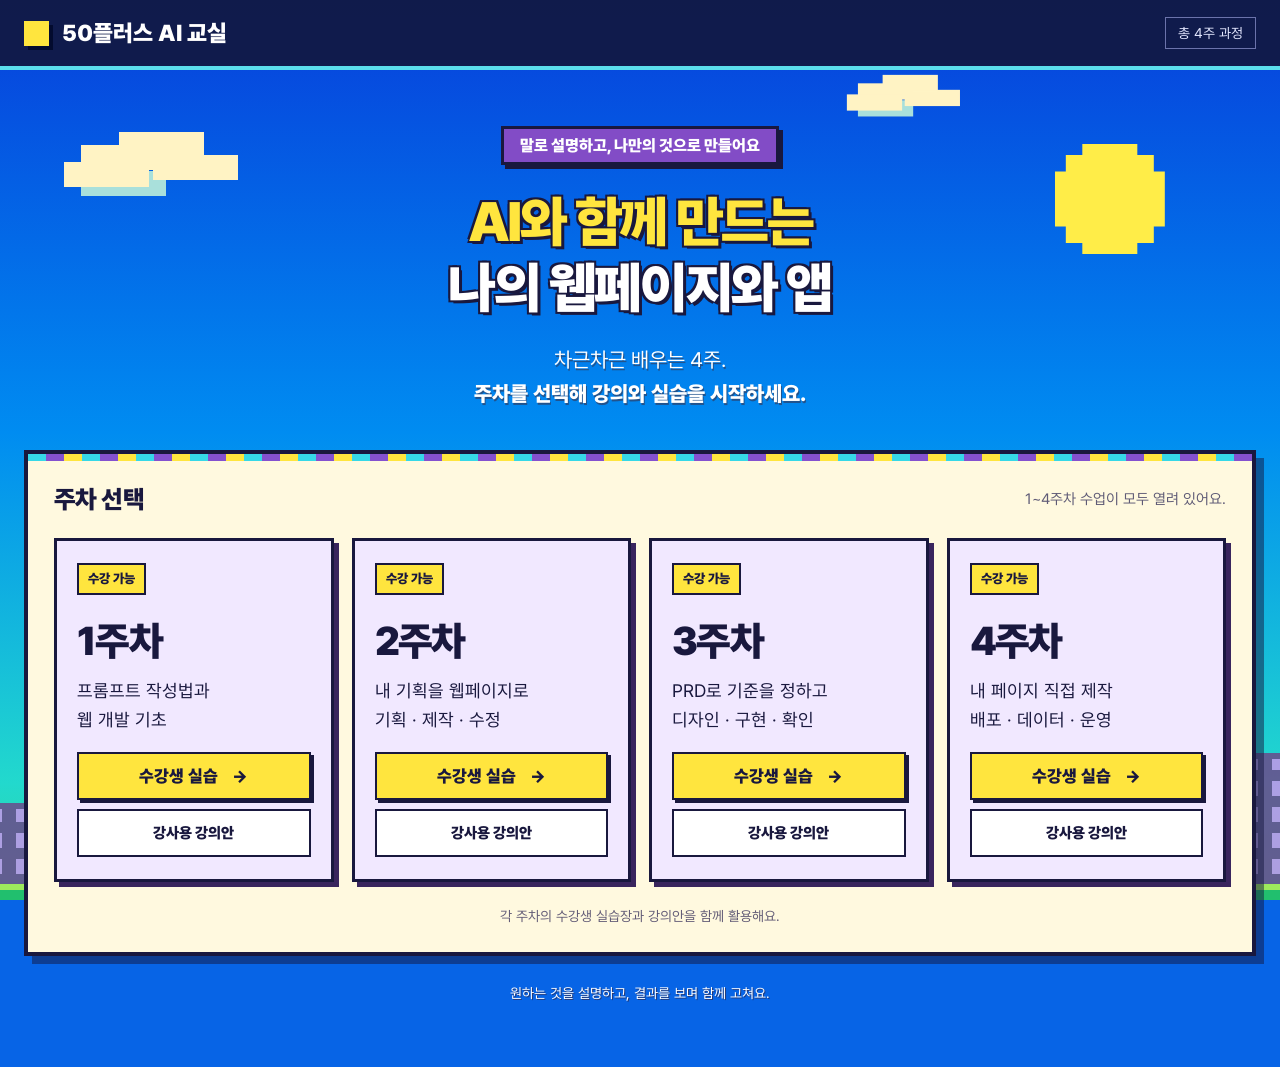
<file: index.html>
<!doctype html>
<html lang="ko">
<head>
<meta charset="utf-8">
<meta name="viewport" content="width=device-width,initial-scale=1">
<meta name="theme-color" content="#073edb">
<meta name="description" content="50플러스 AI 활용 4주 과정. 주차를 선택하고 AI와 함께 웹페이지와 앱을 만들어 보세요.">
<title>주차 선택 · 50플러스 AI 교실</title>
<link rel="icon" href="data:image/svg+xml,%3Csvg xmlns='http://www.w3.org/2000/svg' viewBox='0 0 32 32'%3E%3Cpath fill='%23ffe53e' d='M4 4h24v24H4z'/%3E%3C/svg%3E">
<style>
@font-face{font-family:"Pretendard";src:url("./assets/Pretendard-Regular.otf") format("opentype");font-weight:400;font-display:swap}
@font-face{font-family:"Pretendard Black";src:url("./assets/Pretendard-Black.otf") format("opentype");font-weight:900;font-display:swap}

:root{--ink:#19183e;--cream:#fff9df;--yellow:#ffe53e;--purple:#8451cf;--cyan:#36d8e7}
*{box-sizing:border-box}html{min-height:100%}body{margin:0;min-height:100dvh;color:var(--ink);font-family:Pretendard;font-synthesis:none;background:#0764e6}
a,button{-webkit-tap-highlight-color:transparent}button{font:inherit}a:focus-visible,button:focus-visible{outline:4px solid #ff63bc;outline-offset:6px}
.scenery{position:fixed;inset:0;overflow:hidden;z-index:-1;pointer-events:none;background:linear-gradient(180deg,#073edb 0%,#008cf1 48%,#22d9cd 87%,#2fd59a 100%)}
.sun{position:absolute;right:9%;top:16%;width:110px;height:110px;background:#ffed48;clip-path:polygon(25% 0,75% 0,75% 10%,90% 10%,90% 25%,100% 25%,100% 75%,90% 75%,90% 90%,75% 90%,75% 100%,25% 100%,25% 90%,10% 90%,10% 75%,0 75%,0 25%,10% 25%,10% 10%,25% 10%)}
.cloud{position:absolute;left:5%;top:18%;width:85px;height:25px;background:#fff3c4;box-shadow:17px -17px #fff3c4,55px -30px #fff3c4,89px -7px #fff3c4,17px 9px #a9e0db}.cloud.two{left:65%;top:10%;transform:scale(.65)}
.city{position:absolute;left:-1%;right:-1%;bottom:0;display:flex;align-items:flex-end;gap:10px;height:24%;opacity:.9}.building{flex:1;background-color:#67528e;border:6px solid #67528e;border-bottom:0;background-image:repeating-linear-gradient(0deg,transparent 0 15px,#67528e 15px 26px),repeating-linear-gradient(90deg,#bc9ae8 0 9px,transparent 9px 23px)}
.ground{position:absolute;bottom:0;left:0;right:0;height:16px;background:#21bf6e;border-top:6px solid #9dea5c}
.site-header{height:70px;padding:0 max(24px,calc((100vw - 1280px)/2));display:flex;align-items:center;justify-content:space-between;background:#12183feb;color:#fff;border-bottom:4px solid #5bdeec;gap:20px}
.brand{display:flex;align-items:center;gap:13px;font-family:"Pretendard Black";font-size:23px;white-space:nowrap}.brand-mark{width:25px;height:25px;background:var(--yellow);box-shadow:4px 4px #030b2f}.course-badge{font-size:14px;border:1px solid #6b73ab;padding:7px 12px;color:#e4e8ff}
main{width:min(1240px,calc(100% - 48px));margin:0 auto;padding:56px 0 62px}
.hero{text-align:center;margin:0 auto 40px;max-width:900px}.tag{display:inline-block;background:#824cc6;border:3px solid var(--ink);box-shadow:4px 4px var(--ink);color:#fff;padding:7px 16px;font-family:"Pretendard Black";font-size:16px;margin-bottom:24px}
h1{margin:0;color:#fff;font-family:"Pretendard Black";font-size:clamp(36px,4.3vw,62px);line-height:1.2;letter-spacing:-.045em;text-shadow:3px 3px var(--ink),-2px -2px var(--ink),2px -2px var(--ink),-2px 2px var(--ink)}
h1 em{font-style:normal;color:var(--yellow)}.intro{font-size:21px;color:white;line-height:1.6;text-shadow:1px 2px #21538d;margin:22px 0 0}.intro strong{font-family:"Pretendard Black"}
.course-panel{background:var(--cream);border:4px solid var(--ink);box-shadow:8px 8px #15173f80;padding:26px 26px 28px;position:relative}
.course-panel::before{content:"";position:absolute;top:0;left:0;right:0;height:7px;background:repeating-linear-gradient(90deg,var(--cyan) 0 18px,var(--purple) 18px 36px,var(--yellow) 36px 54px)}
.panel-heading{display:flex;justify-content:space-between;align-items:center;gap:20px;margin:4px 0 24px}.panel-heading h2{margin:0;font-size:25px;font-family:"Pretendard Black";letter-spacing:-.025em}.panel-heading p{margin:0;font-size:15px;color:#5f5b76}
.weeks{display:grid;grid-template-columns:repeat(4,minmax(0,1fr));gap:18px}
.week{position:relative;display:flex;flex-direction:column;align-items:flex-start;text-align:left;min-height:284px;padding:22px 20px;border:3px solid var(--ink);box-shadow:5px 5px #39255d;background:#fff;color:var(--ink);border-radius:0;text-decoration:none;line-height:1.5}
.week.open{background:#f1e8ff;transition:transform .15s,box-shadow .15s}.week.open:hover{transform:translate(-2px,-3px);box-shadow:7px 8px #39255d}.week.open:active{transform:translate(3px,3px);box-shadow:2px 2px #39255d}
.status{display:inline-flex;align-items:center;gap:6px;font-size:13px;line-height:1.2;font-family:"Pretendard Black";padding:6px 9px;background:#ffe53e;border:2px solid var(--ink)}
.week-title{font-family:"Pretendard Black";font-size:40px;line-height:1.2;letter-spacing:-.04em;margin-top:22px}.week-description{font-size:18px;line-height:1.6;margin-top:12px;margin-bottom:24px;word-break:keep-all}
.week-action{width:100%;margin-top:auto;display:flex;justify-content:space-between;align-items:center;gap:10px;border-top:2px solid #a98dcb;padding-top:14px;font-family:"Pretendard Black";font-size:17px}
.arrow{font-size:23px;line-height:1}.week.locked{background:#eeedf2;border-color:#7a768d;box-shadow:5px 5px #a4a0b2;color:#676279;cursor:not-allowed;opacity:1}
.locked .status{background:#dedbe6;border-color:#aaa4bc;color:#5e586f}.lock{width:14px;height:16px;flex:none}.locked .week-description{color:#706b7f}.locked .week-action{border-color:#c6c0d1;color:#706b7f;font-size:15px;font-family:Pretendard}
.panel-note{display:flex;align-items:center;justify-content:center;gap:8px;color:#625b76;font-size:14px;margin:26px 0 0}.panel-note svg{width:13px;height:15px;flex:none}
.site-footer{text-align:center;padding:26px 16px 0;color:#fff;font-size:14px;text-shadow:1px 1px #273a75;line-height:1.6}
@media(min-width:1500px){main{padding-top:75px}.hero{margin-bottom:48px}.week{min-height:300px}}
@media(max-width:1000px){.weeks{grid-template-columns:repeat(2,minmax(0,1fr));gap:18px}.week{min-height:260px}.week-description br{display:none}.sun{right:5%;top:14%;width:80px;height:80px}.hero{max-width:650px}.cloud{opacity:.6}.panel-heading p{display:none}main{padding-top:40px}}
@media(max-width:540px){.site-header{height:62px;padding:0 18px}.brand{font-size:18px;gap:10px}.brand-mark{width:20px;height:20px}.course-badge{font-size:12px;padding:5px 8px}main{width:calc(100% - 28px);padding:34px 0}.tag{font-size:13px;padding:6px 10px;margin-bottom:20px}h1{font-size:35px;line-height:1.25}.intro{font-size:17px;margin-top:18px}.hero{margin-bottom:28px}.course-panel{padding:22px 18px;border-width:3px;box-shadow:5px 5px #15173f80}.panel-heading{margin-bottom:18px}.panel-heading h2{font-size:22px}.weeks{grid-template-columns:1fr;gap:18px}.week{min-height:220px;padding:20px}.week-title{font-size:34px;margin-top:14px}.week-description{font-size:18px;margin-top:8px;margin-bottom:20px}.week.locked{min-height:180px}.locked .week-title{font-size:31px}.panel-note{font-size:13px;align-items:flex-start;line-height:1.5}.panel-note svg{margin-top:2px}.sun{top:12%;right:-14px;width:72px;height:72px;opacity:.7}.cloud{left:-45px;top:12%;transform:scale(.7)}.cloud.two{display:none}.city{height:20%}}
@media(prefers-reduced-motion:reduce){.week.open{transition:none}}


.week.available{background:#f1e8ff}.week.available h3{margin-bottom:0}.week.available p{margin-bottom:18px}
.week-links{width:100%;display:grid;gap:9px;margin-top:auto}.week-link{display:flex;align-items:center;justify-content:center;gap:14px;min-height:48px;border:2px solid var(--ink);padding:9px 10px;font-family:"Pretendard Black";font-size:17px;line-height:1.4;text-decoration:none;color:var(--ink)}
.week-link.student{background:var(--yellow);box-shadow:3px 3px var(--ink)}.week-link.student:hover{background:#fff19b}.week-link.teacher{background:#fff;font-size:15px}.week-link.teacher:hover{background:#e6d8f8}
.week-practice-note{margin:0;font-size:14px;line-height:1.5;color:#625b76}
</style>
</head>
<body>
<div class="scenery" aria-hidden="true"><div class="sun"></div><div class="cloud"></div><div class="cloud two"></div><div class="city"><i class="building" style="height:45%"></i><i class="building" style="height:75%"></i><i class="building" style="height:50%"></i><i class="building" style="height:92%"></i><i class="building" style="height:58%"></i><i class="building" style="height:66%"></i><i class="building" style="height:42%"></i><i class="building" style="height:86%"></i><i class="building" style="height:62%"></i><i class="building" style="height:70%"></i><i class="building" style="height:48%"></i><i class="building" style="height:90%"></i><i class="building" style="height:55%"></i><i class="building" style="height:80%"></i><i class="building" style="height:40%"></i><i class="building" style="height:68%"></i></div><div class="ground"></div></div>
<header class="site-header"><div class="brand"><span class="brand-mark" aria-hidden="true"></span>50플러스 AI 교실</div><span class="course-badge">총 4주 과정</span></header>
<main>
<section class="hero" aria-labelledby="course-title"><span class="tag">말로 설명하고, 나만의 것으로 만들어요</span><h1 id="course-title"><em>AI와 함께 만드는</em><br>나의 웹페이지와 앱</h1><p class="intro">차근차근 배우는 4주.<br><strong>주차를 선택해 강의와 실습을 시작하세요.</strong></p></section>
<section class="course-panel" aria-labelledby="weeks-title"><div class="panel-heading"><h2 id="weeks-title">주차 선택</h2><p>1~4주차 수업이 모두 열려 있어요.</p></div>
<div class="weeks">
<article class="week available" aria-labelledby="week-one-title"><span class="status">수강 가능</span><h3 class="week-title" id="week-one-title">1주차</h3><p class="week-description">프롬프트 작성법과<br>웹 개발 기초</p><div class="week-links"><a class="week-link student" href="./practice-week1.html">수강생 실습 <span aria-hidden="true">→</span></a><a class="week-link teacher" href="./50plus_AI_Week1.html">강사용 강의안</a></div></article>
<article class="week available" aria-labelledby="week-two-title"><span class="status">수강 가능</span><h3 class="week-title" id="week-two-title">2주차</h3><p class="week-description">내 기획을 웹페이지로<br>기획 · 제작 · 수정</p><div class="week-links"><a class="week-link student" href="./practice-week2.html">수강생 실습 <span aria-hidden="true">→</span></a><a class="week-link teacher" href="./50plus_AI_Week2.html">강사용 강의안</a></div></article><article class="week available" aria-labelledby="week-three-title"><span class="status">수강 가능</span><h3 class="week-title" id="week-three-title">3주차</h3><p class="week-description">PRD로 기준을 정하고<br>디자인 · 구현 · 확인</p><div class="week-links"><a class="week-link student" href="./practice-week3.html">수강생 실습 <span aria-hidden="true">→</span></a><a class="week-link teacher" href="./50plus_AI_Week3.html">강사용 강의안</a></div></article><article class="week available" aria-labelledby="week-four-title"><span class="status">수강 가능</span><h3 class="week-title" id="week-four-title">4주차</h3><p class="week-description">내 페이지 직접 제작<br>배포 · 데이터 · 운영</p><div class="week-links"><a class="week-link student" href="./practice-week4.html">수강생 실습 <span aria-hidden="true">→</span></a><a class="week-link teacher" href="./50plus_AI_Week4.html">강사용 강의안</a></div></article>
</div>
<p class="panel-note"><span>각 주차의 수강생 실습장과 강의안을 함께 활용해요.</span></p>
</section>
<footer class="site-footer">원하는 것을 설명하고, 결과를 보며 함께 고쳐요.</footer>
</main>
</body></html>
</file>
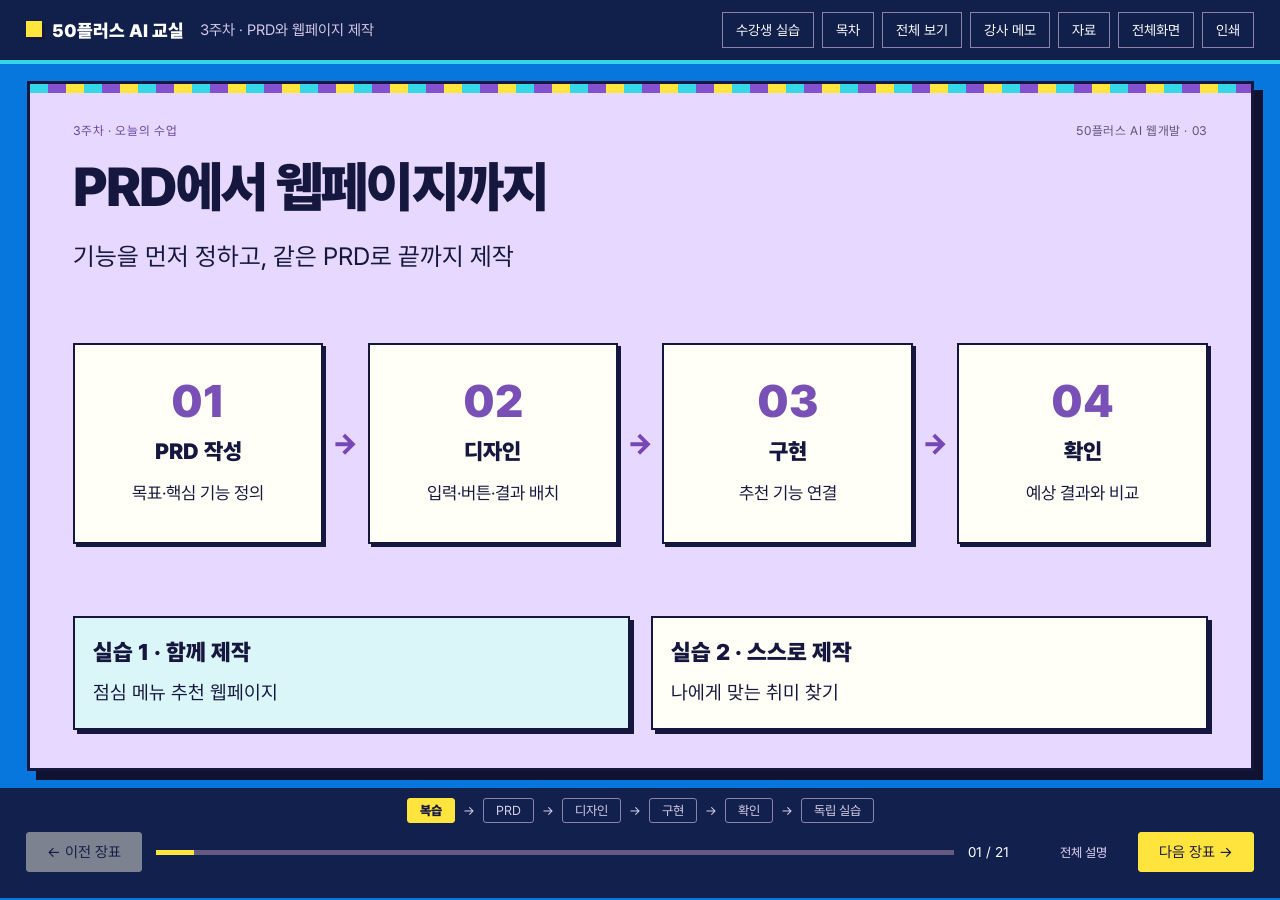
<file: 50plus_AI_Week3.html>
<!doctype html><html lang="ko"><head><meta charset="utf-8"><meta name="viewport" content="width=device-width,initial-scale=1"><meta name="description" content="50플러스 AI 웹개발 3주차. PRD 작성, Google Stitch 디자인, Google AI Studio 구현과 취미 찾기 실습."><title>50플러스 AI 웹개발 · 3주차 PRD와 웹페이지 제작</title><style>
@font-face{font-family:Pretendard;src:url("./assets/Pretendard-Regular.otf") format("opentype");font-weight:400;font-display:swap}
@font-face{font-family:"Pretendard Black";src:url("./assets/Pretendard-Black.otf") format("opentype");font-weight:900;font-display:swap}
:root{--ink:#15173f;--cream:#fff9df;--yellow:#ffe43e;--purple:#8952d0;--cyan:#23d7e6;--body:#3e4059}
*{box-sizing:border-box}body{margin:0;background:#25204c;color:var(--ink);font-family:Pretendard;font-weight:400;font-synthesis:none}button,input,textarea,select,pre{font:inherit}
h1,h2,h3,b,strong,.brand,.btn,.tag{font-family:"Pretendard Black";font-weight:900}button,a,input,textarea{outline-offset:4px}button:focus-visible,a:focus-visible{outline:3px solid #008995}button{cursor:pointer;color:var(--ink)}button:disabled{cursor:default;opacity:.45}a{color:inherit}button,a{touch-action:manipulation}
h1,h2,h3,p,figure,ol,ul{margin:0}h1,h2,h3,p,li,td,th{word-break:keep-all;overflow-wrap:break-word}[hidden]{display:none!important}
.toolbar{min-height:64px;padding:12px 26px;display:flex;align-items:center;gap:16px;color:white;border-bottom:1px solid #514a6d}.brand{font-size:18px;white-space:nowrap}.toolbar .label{font-size:15px;color:#d7cbed}.tools{display:flex;gap:8px;margin-left:auto;flex-wrap:wrap}.tool{background:transparent;color:white;border:1px solid #8e82ab;border-radius:5px;padding:9px 13px;font-size:14px}.tool[aria-pressed=true]{background:var(--yellow);color:var(--ink);border-color:var(--yellow)}
.deck{display:grid;place-items:center;min-height:calc(100dvh - 132px);padding:16px 24px}
.slide{container-type:inline-size;position:relative;display:none;flex-direction:column;gap:20px;background:var(--cream);--sw:min(calc(100vw - 48px),calc((100dvh - 164px)*16/9),1500px);width:var(--sw);aspect-ratio:16/9;padding:calc(var(--sw)*.03) calc(var(--sw)*.035);border:3px solid var(--ink);box-shadow:9px 9px 0 #0f1231;overflow:hidden}
.slide.active{display:flex}.slide:before{content:"";position:absolute;top:0;left:0;width:100%;height:9px;background:linear-gradient(90deg,var(--yellow) 0 54%,var(--cyan) 54% 74%,var(--purple) 74%)}
.slidehead{display:flex;justify-content:space-between;align-items:center;font-size:1.1cqw;color:#5c5373;letter-spacing:.05em}.chapter{color:#68439a}.slide h2{font-size:3.45cqw;line-height:1.2;letter-spacing:-.035em}.slide h3{font-size:2.05cqw;line-height:1.35;margin-bottom:.8cqw}
.content{display:flex;flex-direction:column;gap:1.5cqw;min-height:0;flex:1;font-size:1.7cqw;line-height:1.6}.content p{line-height:1.6}.twocol{display:grid;grid-template-columns:1fr 1fr;gap:1.8cqw}.threecol{display:grid;grid-template-columns:repeat(3,1fr);gap:1.7cqw}
.panel{padding:1.8cqw;border:2px solid var(--ink);background:#eee2ff;box-shadow:4px 4px 0 var(--ink)}.panel.blue{background:#dbf6f8}.panel.yellow{background:#fff09a}.panel.white{background:#fffef7}.panel ul{padding-left:1.4em;margin:.8cqw 0}.panel li+li{margin-top:.5cqw}.ribbon{margin-top:auto;background:var(--yellow);border-left:7px solid var(--ink);padding:.75cqw 1.25cqw;font-size:1.55cqw;line-height:1.5}.lead{font-size:2.2cqw;line-height:1.6}.small{font-size:1.15cqw;color:#5c5670;line-height:1.6!important;margin-top:.8cqw}.muted{color:#68647a}
.btn{display:inline-flex;align-items:center;justify-content:center;gap:10px;background:var(--yellow);border:2px solid var(--ink);box-shadow:3px 3px 0 var(--ink);padding:.7cqw 1.2cqw;text-decoration:none;font-size:1.3cqw;border-radius:3px}.btn.white{background:white}.btn:hover{transform:translateY(-1px)}.actions{display:flex;gap:1cqw;flex-wrap:wrap;margin-top:1cqw}.tag{display:inline-block;font-size:1.1cqw;background:var(--ink);color:white;padding:.2cqw .8cqw;margin-bottom:1cqw}
.bigsteps{padding-left:1.45em;font-size:1.75cqw;line-height:1.6}.bigsteps li+li{margin-top:1.2cqw}
.cover{background:#e6d8ff}.cover h2{font-size:5.7cqw;line-height:1.08;max-width:80%;margin-top:1cqw}.cover mark{background:var(--yellow);color:var(--ink);padding:0 .15em}.cover .lead{max-width:55%;font-size:2.3cqw}.cover .coverart{position:absolute;right:5cqw;top:20cqw;width:36cqw;height:25cqw}.cover .paper{position:absolute;top:0;left:0;transform:rotate(-5deg);background:#fffef4;border:3px solid var(--ink);width:18cqw;min-height:18cqw;padding:1.5cqw;box-shadow:6px 6px 0 #5a318b;display:grid;gap:1cqw;font-size:1.35cqw}.cover .miniwindow{position:absolute;right:0;bottom:0;width:23cqw;height:17cqw;background:white;border:3px solid var(--ink);box-shadow:6px 6px 0 var(--ink)}.windowbar{height:2cqw;background:var(--ink);display:flex;align-items:center;gap:.4cqw;padding:0 .7cqw}.windowbar i{width:.5cqw;height:.5cqw;background:var(--yellow)}.mockhero{height:3cqw;background:#d9f5f8;margin:1cqw}.mockrows{display:flex;gap:.7cqw;margin:1cqw}.mockrows i{height:4cqw;background:#ede0ff;flex:1;border:1px solid #86739f}.mockbutton{background:var(--yellow);margin:1cqw;text-align:center;font-size:1.1cqw;padding:.4cqw}.coverhint{font-size:1.1cqw;position:absolute;bottom:2.5cqw;left:4cqw;color:#5c5373}.chips{display:flex;flex-wrap:wrap;gap:.5cqw;margin-top:1.7cqw;font-size:1.1cqw}.chips span{border:1.5px solid var(--ink);padding:.35cqw .75cqw;background:var(--cream)}
.focusgrid{display:grid;grid-template-columns:repeat(3,1fr);gap:1cqw}.focusitem{position:relative;text-align:left;background:#fffef6;border:2px solid var(--ink);padding:1.25cqw;min-height:8cqw}.focusitem h3{font-size:1.8cqw;margin:0 0 .3cqw}.focusitem p{font-size:1.3cqw;color:#625a75}.focusitem.selected{background:#ffe977;box-shadow:3px 3px 0 var(--ink)}.focusanswer{background:#e9e0f3;border-left:6px solid var(--purple);padding:1.1cqw;font-size:1.4cqw;min-height:5cqw}.textbtn{border:0;text-decoration:underline;background:transparent;align-self:flex-start;font-size:1.1cqw}
.prompt{display:flex;flex-direction:column;min-height:0;background:#fdfbf5;border:2px solid var(--ink);box-shadow:4px 4px 0 var(--ink);flex:1}.prompthead{background:#e9e0f4;padding:.55cqw 1.2cqw;display:flex;align-items:center;justify-content:space-between;gap:10px;font-size:1.2cqw}.prompthead>div{display:flex;gap:8px}.smallbtn{background:white;border:1.5px solid var(--ink);padding:.25cqw .7cqw;font-size:1cqw;border-radius:2px}.smallbtn.yellow{background:var(--yellow)}.prompt pre{white-space:pre-wrap;overflow:auto;line-height:1.6;font-size:1.45cqw;margin:0;padding:1.05cqw 1.5cqw;flex:1;min-height:0;tab-size:2}
.reviewtable{border-collapse:collapse;width:100%;font-size:1.5cqw}.reviewtable th{font-family:"Pretendard Black";background:var(--ink);color:white;text-align:left;padding:1cqw;font-weight:900}.reviewtable td{padding:1.3cqw 1cqw;border-bottom:1px solid #bcb2cc}.reviewtable tr:nth-child(even){background:#f0e7ff}.reviewtable small{font-size:1.1cqw}.splitprompt{display:grid;grid-template-columns:.85fr 1.65fr;gap:1.6cqw;flex:1;min-height:0}.splitprompt .prompt pre{font-size:1.3cqw}.fourlabels{display:grid;gap:1.1cqw}.fourlabels>div,.fourlabels>span{display:flex;flex-direction:column;padding:.8cqw;background:#e9dafa;font-size:1.3cqw;border-left:5px solid var(--purple)}.fourlabels b{font-size:1.45cqw}
.screenshotlayout{display:grid;grid-template-columns:1.6fr 1fr;gap:2cqw;align-items:start;min-height:0;flex:1}.screenshotlayout figure{min-width:0;display:flex;flex-direction:column;height:100%;min-height:0}.imagebutton{display:block;background:white;border:2px solid var(--ink);padding:0;width:100%;height:28cqw;overflow:hidden}.imagebutton img{display:block;width:100%;height:100%;object-fit:contain}.screenshotlayout figcaption{font-size:1cqw;margin-top:.5cqw;color:#686176}.screenshotlayout li{font-size:1.5cqw}.screenshotlayout ul{padding-left:1.2em;margin-bottom:1.2cqw}.alpha{background:#eee3ff;padding:1cqw;margin:1.2cqw 0}.alpha>b{font-size:2.1cqw}.alpha>b span{background:var(--yellow)}.alpha p{font-size:1.1cqw}
.hexword{display:flex;gap:.3cqw;font-size:5cqw;font-family:"Pretendard Black"}.hexword span:nth-child(2){color:#a72640}.hexword span:nth-child(3){color:#21703b}.hexword span:nth-child(4){color:#21428a}.swatches{display:flex;gap:.8cqw;margin-top:1.5cqw}.swatches>span{flex:1;text-align:center;font-size:1.1cqw;line-height:1.6}.swatches>span:before{content:"";display:block;height:3.2cqw;border:2px solid var(--ink);background:var(--sw);margin-bottom:.6cqw}
.colorlabel{display:flex;justify-content:space-between;align-items:center;gap:1cqw;font-size:1.3cqw;margin:1cqw 0}input[type=text]{padding:.5cqw;border:2px solid var(--ink);background:white}input[type=color]{width:7cqw;height:3cqw;padding:0;border:2px solid var(--ink);background:white}.colorlabel input[type=text]{width:10cqw;font-size:1.2cqw}.colorpreview{display:flex;justify-content:center;padding:2cqw 0}[data-colorbutton]{display:inline-block;background:#21428a;color:white;padding:.8cqw 2cqw;border-radius:8px;font-size:1.3cqw}
.checklist{display:grid;gap:1.1cqw;align-content:start}.checklist label{display:flex;gap:.9cqw;align-items:flex-start;padding:1.2cqw;background:white;border:1px solid #b8afc6;font-size:1.45cqw}.checklist input{width:1.6cqw;height:1.6cqw;accent-color:#643d9c;flex-shrink:0;margin-top:.3cqw}textarea{display:block;width:100%;min-height:7cqw;padding:.8cqw;border:2px solid var(--ink);resize:vertical;background:#fffef7;font-size:1.2cqw;margin:.8cqw 0}.panel label{font-size:1.45cqw}
.footer{height:68px;display:flex;align-items:center;gap:18px;padding:10px 26px;color:white}.footer button{font-size:15px;padding:10px 20px}.progress{height:5px;background:#655a81;flex:1}.progress span{display:block;background:var(--yellow);height:100%;transition:width .15s}.count{font-size:14px;min-width:60px}.teacher-note{display:none}.notes-visible .teacher-note{display:block;position:fixed;bottom:76px;left:50%;transform:translateX(-50%);width:min(760px,92vw);padding:18px 24px;background:#fffef4;color:var(--ink);border:3px solid var(--ink);box-shadow:5px 5px 0 #0005;z-index:20;font-size:17px;line-height:1.7}.notes-visible .slide:not(.active) .teacher-note{display:none}.teacher-note:before{content:"강사 메모";font-family:"Pretendard Black";display:block;font-size:14px;color:#7042a2}
dialog{border:3px solid var(--ink);padding:24px;background:var(--cream);color:var(--ink);max-width:min(1100px,94vw);max-height:90dvh;border-radius:6px}dialog::backdrop{background:#14102de0}.dialoghead{display:flex;align-items:center;justify-content:space-between;gap:20px;margin-bottom:20px}.dialoghead h2{font-size:24px}dialog button{font-size:16px;padding:8px 14px;border:2px solid var(--ink);background:var(--yellow)}.tocgrid{display:grid;grid-template-columns:repeat(3,1fr);gap:10px}.tocitem{display:flex;gap:12px;align-items:flex-start;text-align:left;background:white!important;padding:14px!important;font-size:16px;line-height:1.5}.tocitem[aria-current=true]{background:#fff09a!important}.tocitem small{display:block;font-size:12px;color:#70637b}.tocitem b{color:#71439c}.modalprompt{white-space:pre-wrap;font-size:20px;line-height:1.8;max-height:63vh;overflow:auto;min-width:min(680px,82vw)}#imageModal{width:min(1400px,96vw)}#zoomImage{max-width:100%;max-height:76vh;object-fit:contain;display:block;margin:auto}.toast{position:fixed;left:50%;bottom:90px;transform:translateX(-50%);background:var(--ink);border:2px solid white;color:white;padding:14px 24px;z-index:100;font-size:16px;max-width:90vw;text-align:center}.sr{position:absolute;width:1px;height:1px;overflow:hidden;clip:rect(0,0,0,0)}
body.overview .deck{display:flex;flex-direction:column;gap:30px;padding:30px 24px}body.overview .slide{display:flex;width:min(1200px,calc(100vw - 48px));height:auto;min-height:675px;aspect-ratio:16/9}body.overview .toolbar{position:sticky;top:0;background:#25204c;z-index:30}body.overview .footer{position:sticky;bottom:0;background:#25204c;z-index:30}body.overview .slide .teacher-note{position:static;transform:none;display:none;width:auto;font-size:14px;margin-top:10px}body.overview.notes-visible .slide .teacher-note{display:block}body.overview .prompt pre{overflow:visible}body.overview .slide:has(.prompt){aspect-ratio:auto;min-height:675px}body.overview .content{min-height:unset}body.overview .prompt{flex:initial}
@media(max-width:760px){
.toolbar{padding:12px;gap:8px;flex-wrap:wrap}.toolbar .label{display:none}.tools{gap:5px}.tool{font-size:12px;padding:8px}.brand{font-size:15px}.deck{padding:12px;min-height:calc(100dvh - 150px)}.slide,.slide.cover{width:100%;height:auto;aspect-ratio:auto;min-height:calc(100dvh - 180px);padding:28px 22px 22px;gap:20px;overflow:visible;box-shadow:4px 4px 0 #10112e;container-type:normal}.slidehead{font-size:12px}.slide h2,.cover h2{font-size:30px;line-height:1.2;max-width:100%}.slide h3{font-size:21px;margin-bottom:10px}.content{font-size:17px;gap:20px}.twocol,.threecol,.splitprompt,.screenshotlayout{grid-template-columns:1fr;gap:18px}.panel{padding:18px}.panel li+li{margin-top:8px}.ribbon{font-size:16px;padding:13px;margin-top:10px}.lead,.cover .lead{font-size:21px;max-width:100%}.small{font-size:13px;margin-top:10px}.btn{font-size:15px;padding:10px 14px}.actions{gap:12px;margin-top:16px}.tag{font-size:12px;padding:4px 10px;margin-bottom:12px}.bigsteps{font-size:18px}.bigsteps li+li{margin-top:14px}
.cover .coverart{position:relative;top:auto;right:auto;width:100%;height:240px}.cover .paper{width:49%;min-height:170px;padding:16px;font-size:15px;gap:10px}.cover .miniwindow{width:63%;height:160px}.windowbar{height:20px;padding:8px;gap:5px}.windowbar i{width:5px;height:5px}.mockhero{height:30px;margin:10px}.mockrows{gap:8px;margin:10px}.mockrows i{height:35px}.mockbutton{font-size:11px;padding:5px;margin:10px}.coverhint{position:static;font-size:12px}.chips{font-size:12px;gap:8px;margin:16px 0}.chips span{padding:5px 8px}
.focusgrid{grid-template-columns:1fr 1fr;gap:10px}.focusitem{padding:14px;min-height:100px}.focusitem h3{font-size:18px;margin-bottom:8px}.focusitem p{font-size:14px}.focusanswer{font-size:16px;padding:16px;min-height:80px}.textbtn{font-size:14px}.prompthead{font-size:15px;padding:12px;flex-wrap:wrap}.smallbtn{font-size:13px;padding:7px 10px}.prompt pre,.splitprompt .prompt pre{font-size:16px;line-height:1.7;padding:16px;overflow:visible}.prompt{flex:initial}.fourlabels{gap:10px}.fourlabels>div,.fourlabels>span{font-size:16px;padding:12px}.fourlabels b{font-size:18px}
.hexword{font-size:50px;gap:5px}.swatches{gap:12px;margin-top:20px}.swatches>span{font-size:13px}.swatches>span:before{height:45px;margin-bottom:10px}.colorlabel{font-size:17px;margin:15px 0}.colorlabel input[type=text]{width:130px;font-size:17px;padding:8px}input[type=color]{width:130px;height:44px}.colorpreview{padding:25px 0}[data-colorbutton]{font-size:17px;padding:14px 25px}.imagebutton{height:260px}.screenshotlayout figcaption{font-size:12px;margin-top:8px}.screenshotlayout li{font-size:17px}.alpha{padding:16px;margin:18px 0}.alpha>b{font-size:26px}.alpha p{font-size:15px}
.reviewtable{font-size:13px}.reviewtable th,.reviewtable td{padding:12px 7px;word-break:normal}.reviewtable small{font-size:12px}.checklist{gap:12px}.checklist label{font-size:17px;padding:15px;gap:12px}.checklist input{width:20px;height:20px;margin-top:4px}.panel label{font-size:17px}textarea{font-size:17px;padding:12px;min-height:110px;margin:15px 0}.footer{height:64px;padding:10px 12px;gap:10px}.footer button{padding:9px 12px;font-size:14px}.count{font-size:12px}.tocgrid{grid-template-columns:1fr}.modalprompt{font-size:17px;min-width:unset}.dialoghead h2{font-size:20px}body.overview .slide,body.overview .slide:has(.prompt){width:100%;aspect-ratio:auto;min-height:0}body.overview .deck{padding:12px;gap:24px}
}
@media print{
@page{size:A4 landscape;margin:8mm}body{background:white}.toolbar,.footer,.teacher-note,.textbtn,.smallbtn,.toast,dialog,.actions,.coverhint{display:none!important}.deck,body.overview .deck{display:block;padding:0;min-height:0}.slide,.slide.active,body.overview .slide{display:flex;width:280mm;min-height:180mm;height:auto;aspect-ratio:16/9;box-shadow:none;margin:0;padding:8mm 10mm;page-break-after:always;break-after:page;break-inside:avoid;overflow:visible}.slide:has(.prompt),body.overview .slide:has(.prompt){height:auto;min-height:180mm;aspect-ratio:auto}.prompt pre{overflow:visible}.content{min-height:unset}.prompt{flex:initial}.slide:last-child{break-after:auto;page-break-after:auto}.slide:before{height:2mm}.prompthead{padding:2mm 4mm}button.btn,a.btn{box-shadow:none}body{-webkit-print-color-adjust:exact;print-color-adjust:exact}
}

.smallbtn{font-size:max(14px,1.1cqw);min-height:36px;padding:6px 12px}.focusitem:focus-visible{outline:3px solid #008995}body.overview .slide{--sw:min(1200px,calc(100vw - 48px))}#teacherNote{max-height:38vh;overflow:auto}

.splitprompt>div{display:flex;flex-direction:column;gap:1.2cqw;min-height:0;min-width:0}.focusitem b,.focusitem span{display:block}.focusitem b{font-size:1.8cqw;margin-bottom:.3cqw}.focusitem span{font-size:1.25cqw;color:#625a75}input[data-hexinput]{width:10cqw;font-size:1.25cqw}#saveHint{font-size:1.1cqw;color:#5c5670}.alpha>strong{font-size:2cqw}.alpha>strong span{background:var(--yellow)}.screenshotlayout>div{display:flex;flex-direction:column;gap:1cqw}
@media(max-width:760px){.splitprompt>div{gap:18px}.focusitem b{font-size:18px}.focusitem span{font-size:14px}input[data-hexinput]{width:130px;font-size:17px}#saveHint{font-size:13px}.alpha>strong{font-size:24px}.screenshotlayout>div{gap:16px}}
.scenery{position:fixed;inset:0;overflow:hidden;z-index:-1;pointer-events:none;background:linear-gradient(180deg,#073edb 0%,#008cf1 48%,#22d9cd 87%,#2fd59a 100%)}
.sun{position:absolute;right:9%;top:16%;width:110px;height:110px;background:#ffed48;clip-path:polygon(25% 0,75% 0,75% 10%,90% 10%,90% 25%,100% 25%,100% 75%,90% 75%,90% 90%,75% 90%,75% 100%,25% 100%,25% 90%,10% 90%,10% 75%,0 75%,0 25%,10% 25%,10% 10%,25% 10%)}
.cloud{position:absolute;left:5%;top:18%;width:85px;height:25px;background:#fff3c4;box-shadow:17px -17px #fff3c4,55px -30px #fff3c4,89px -7px #fff3c4,17px 9px #a9e0db}.cloud.two{left:65%;top:10%;transform:scale(.65)}
.city{position:absolute;left:-1%;right:-1%;bottom:0;display:flex;align-items:flex-end;gap:10px;height:24%;opacity:.9}.building{flex:1;background-color:#67528e;border:6px solid #67528e;border-bottom:0;background-image:repeating-linear-gradient(0deg,transparent 0 15px,#67528e 15px 26px),repeating-linear-gradient(90deg,#bc9ae8 0 9px,transparent 9px 23px)}
.ground{position:absolute;bottom:0;left:0;right:0;height:16px;background:#21bf6e;border-top:6px solid #9dea5c}
body{background:#0877dd}.toolbar{background:#12183feb;border-bottom:4px solid #36d8e7}.toolbar .brand{text-decoration:none;color:white}.toolbar .brand:before{content:"";display:inline-block;width:16px;height:16px;background:#ffe53e;box-shadow:3px 3px #15173f;margin-right:10px}.tool{border-radius:0;text-decoration:none;display:inline-flex;align-items:center;justify-content:center}.footer{background:#12183fe8;padding:12px 24px}.slide:before{background:repeating-linear-gradient(90deg,#36d8e7 0 18px,#8451cf 18px 36px,#ffe53e 36px 54px)}@media(max-width:920px){.toolbar{flex-wrap:wrap;padding:10px 16px;gap:8px}.toolbar .label{display:none}.toolbar .tools{margin-left:0}.deck{padding:14px}}@media print{.scenery{display:none}}
/* Week 3 additions keep the existing lecture canvas, fonts, and colors. */
.deck{min-height:calc(100dvh - 176px);padding:14px 24px}
.slide{--sw:min(calc(100vw - 48px),calc((100dvh - 210px)*16/9),1500px);gap:1.3cqw}
.slide h2{font-size:3.3cqw}.slide h3{font-size:2.05cqw}.content{font-size:1.8cqw;line-height:1.5;gap:1.35cqw}.content p{line-height:1.55}
.panel{padding:1.55cqw}.panel p+p{margin-top:.7cqw}.panel ul{margin:.5cqw 0}.small{font-size:1.15cqw}.lead{font-size:2.2cqw}
.welcome{background:#e6d8ff}.welcome h2{font-size:4.8cqw;line-height:1.12}.welcome .flow{margin-top:.7cqw}
.flow{display:flex;gap:.8cqw;align-items:stretch;min-width:0}.flow .node{flex:1;min-width:0}.node{border:2px solid var(--ink);padding:1.3cqw 1cqw;background:#fffef7;box-shadow:3px 3px 0 var(--ink);text-align:center;font-size:1.65cqw;display:flex;flex-direction:column;justify-content:center;gap:.6cqw}.node strong,.node b{font-size:1.9cqw}.node.blue{background:#dbf6f8}.node.yellow{background:#fff09a}.node.purple{background:#eee2ff}.arrow{display:flex;align-items:center;justify-content:center;flex:0 0 1.6cqw;color:#7647b5;font-size:2.5cqw;font-family:'Pretendard Black'}
.big-number{font:900 4.5cqw/1 'Pretendard Black';color:#7950b5;margin-bottom:.7cqw}.chip{display:inline-block;border:1px solid #796393;background:#eee2ff;padding:.2cqw .65cqw;font-size:1.2cqw;margin:.25cqw .2cqw}.compare{display:grid;grid-template-columns:1fr auto 1fr;gap:1.5cqw;align-items:stretch}.document-preview{background:#fffef7;border:2px solid var(--ink);border-top:8px solid #8952d0;padding:1.3cqw 1.5cqw;box-shadow:5px 5px 0 #d7c4ea;min-width:0}.document-preview p{font-size:1.6cqw}.document-preview p+p{margin-top:.7cqw}.document-preview ul{padding-left:1.3em;font-size:1.6cqw}.reviewtable{font-size:1.7cqw}.reviewtable th{padding:.7cqw 1cqw}.reviewtable td{padding:.7cqw 1cqw}.reviewtable p{font-size:inherit}
.reveal{opacity:0;visibility:hidden;transform:translateY(10px);transition:opacity .32s ease,transform .32s ease,visibility .32s}.reveal.is-visible{opacity:1;visibility:visible;transform:none}
.prompt{min-width:0;overflow:hidden}.prompt pre,.splitprompt .prompt pre{font-size:1.48cqw;max-height:24cqw;overflow:auto}.prompthead{gap:.5cqw;flex-wrap:wrap}.prompthead strong{font-size:1.3cqw}.prompthead .smallbtn{font-size:1.05cqw;padding:.35cqw .7cqw}.prompt[data-prompt-card=needs] pre,.prompt[data-prompt-card=prdRequest] pre{font-family:'Pretendard Black';font-size:2.4cqw;padding:2cqw;white-space:pre-wrap}.splitprompt>div{display:flex;flex-direction:column;gap:1.2cqw;min-height:0;min-width:0}.splitprompt{grid-template-columns:1fr 1.4fr}.smallbtn,.btn{touch-action:manipulation}.btn:focus-visible,.smallbtn:focus-visible{outline:3px solid #007d8a;outline-offset:3px}
.footer{height:auto;min-height:110px;display:flex;flex-direction:column;align-items:stretch;gap:9px;padding:10px 26px 14px}.navigation-row{display:flex;align-items:center;gap:14px;min-width:0}.navigation-row button{white-space:nowrap}.step-count{font-size:13px;min-width:82px;text-align:center;color:#e7d9fa}.lesson-stages{display:flex;gap:8px;align-items:center;justify-content:center;min-width:0;max-width:100%;overflow:auto;scrollbar-width:thin}.lesson-stages span{flex:none;border:1px solid #8e82ab;color:#d8d0e8;padding:4px 12px;border-radius:3px;font-size:13px;white-space:nowrap}.lesson-stages span[aria-current=step]{background:#ffe43e;border-color:#ffe43e;color:#15173f;font-family:'Pretendard Black'}.lesson-stages .stage-arrow{border:0;padding:0;font-size:13px}.footer #restart{padding:9px 12px;background:transparent;border:1px solid #bca5d9;color:white;border-radius:3px;font-size:13px}.footer #prev,.footer #next{background:#fff9df;border:1px solid #fff9df;color:#15173f;border-radius:3px}.footer #next{background:#ffe43e;border-color:#ffe43e}.teacher-note{max-height:38vh;overflow:auto}.notes-visible .teacher-note{bottom:118px}.teacher-note p{margin-top:.5em}.toolbar a.tool{text-decoration:none}.brand a{color:inherit;text-decoration:none}.notes-visible #teacherNote{display:block}.notes-visible #teacherNote:empty{display:none}#teacherNote .note-close{float:right;border:0;background:#eee2ff;padding:5px 10px;color:#15173f}.dialoghead{position:sticky;top:-24px;background:var(--cream);padding-top:4px;z-index:1}.modalprompt{font-family:Pretendard;white-space:pre-wrap}.dialog-actions{display:flex;gap:10px;flex-wrap:wrap;margin-top:15px}.copy-fallback{width:100%;min-height:150px;font-size:18px;padding:12px}.source-links{display:grid;gap:18px;line-height:1.6;font-size:18px}.source-links a{text-decoration:underline}.source-links p{max-width:65ch}.toast{bottom:125px}.step-hint{font-size:1.15cqw;color:#655476;display:block;margin-top:.4cqw}.content:has(>.prompt){justify-content:center}.content>.prompt{flex:0 1 auto}.content>.ribbon{margin-top:auto}.content .actions{margin-top:0}.content .panel .actions{margin-top:1cqw}
@media(prefers-reduced-motion:reduce){.reveal,.progress span{transition:none;transform:none}}
@media(max-width:760px){
 .deck{padding:12px;min-height:calc(100dvh - 220px)}.slide,.slide.welcome{--sw:100vw;gap:20px;min-height:calc(100dvh - 230px)}.slide h2,.welcome h2{font-size:30px}.slide h3{font-size:21px}.content{font-size:17px;gap:18px}.panel{padding:18px}.small,.step-hint{font-size:13px}.lead{font-size:21px}.flow,.compare{display:flex;flex-direction:column;gap:12px}.node{font-size:17px;padding:18px;gap:10px}.node strong,.node b{font-size:20px}.arrow{font-size:25px;flex:auto;transform:rotate(90deg);line-height:1}.big-number{font-size:42px;margin-bottom:10px}.chip{font-size:13px;padding:4px 8px;margin:3px}.document-preview{padding:18px}.document-preview p,.document-preview ul{font-size:17px}.document-preview p+p{margin-top:10px}.reviewtable{font-size:16px;table-layout:fixed}.reviewtable th,.reviewtable td{padding:10px 8px;overflow-wrap:anywhere;word-break:keep-all}.prompt pre,.splitprompt .prompt pre{font-size:16px;max-height:380px;padding:16px}.prompthead strong{font-size:15px}.prompthead .smallbtn{font-size:13px;padding:7px 10px}.prompthead{padding:12px;gap:8px}.prompt[data-prompt-card=needs] pre,.prompt[data-prompt-card=prdRequest] pre{font-size:22px;padding:22px}.splitprompt{grid-template-columns:1fr}.splitprompt>div{gap:18px}.footer{padding:12px;gap:10px;min-height:118px}.navigation-row{gap:8px;flex-wrap:wrap}.navigation-row .progress{min-width:30px}.navigation-row button{padding:9px 12px;font-size:13px}.step-count{font-size:12px;min-width:68px}.count{font-size:12px;min-width:50px}.lesson-stages{justify-content:flex-start;gap:5px}.lesson-stages span{padding:4px 8px;font-size:12px}.teacher-note{max-height:45vh}.notes-visible .teacher-note{bottom:125px;font-size:15px}.content .panel .actions{margin-top:14px}.step-hint{margin-top:8px}.modalprompt{font-size:18px}.toolbar{gap:8px}.toolbar .tools{width:100%;margin-left:0}.toolbar .tool{padding:8px 9px}.toast{bottom:130px}.dialoghead h2{font-size:22px}.welcome .flow{margin-top:0}
}
body.overview .slide{height:auto;min-height:650px;aspect-ratio:16/9;overflow:visible}body.overview .slide:has(.prompt){aspect-ratio:16/9;min-height:650px}body.overview .prompt pre{overflow:auto;max-height:24cqw}body.overview .reveal{opacity:1;visibility:visible;transform:none}body.overview .content{min-height:0}body.overview .footer{position:sticky;bottom:0;z-index:20;background:#25204c}body.overview .teacher-note{display:none!important}
@media(max-width:760px){body.overview .slide,body.overview .slide:has(.prompt){min-height:0;aspect-ratio:auto}body.overview .prompt pre{max-height:380px}}
@media print{
 @page{size:320mm 180mm;margin:0}html,body{margin:0!important;padding:0!important;background:white!important}.toolbar,.footer,#teacherNote,.toast,dialog,.sr{display:none!important}.deck,body.overview .deck{display:block!important;padding:0!important;margin:0!important;min-height:0!important}.slide,.slide.active,body.overview .slide,body.overview .slide:has(.prompt){display:flex!important;width:320mm!important;height:180mm!important;min-height:0!important;max-height:180mm!important;aspect-ratio:16/9!important;padding:9.6mm 11.2mm!important;border:0!important;box-shadow:none!important;margin:0!important;overflow:hidden!important;break-after:page!important;page-break-after:always!important;--sw:320mm!important;container-type:inline-size!important;gap:1.3cqw!important}.slide:last-child{break-after:auto!important;page-break-after:auto!important}.reveal{opacity:1!important;visibility:visible!important;transform:none!important}.prompt pre,body.overview .prompt pre{overflow:hidden!important;max-height:24cqw!important}.smallbtn{visibility:hidden}.slide h2{font-size:3.3cqw}.slide h3{font-size:2.05cqw}.content{font-size:1.8cqw;line-height:1.5;gap:1.35cqw}.slidehead{font-size:1.1cqw}.twocol{grid-template-columns:1fr 1fr}.threecol{grid-template-columns:repeat(3,1fr)}.splitprompt{grid-template-columns:1fr 1.4fr}.flow{flex-direction:row}.arrow{transform:none}.reviewtable{font-size:1.7cqw}.welcome h2{font-size:4.8cqw}
}
</style><link rel="stylesheet" href="./assets/week3-revision.css"><link rel="stylesheet" href="./assets/week3-prd-single.css?v=20261108-3"><link rel="stylesheet" href="./assets/week3-opening.css?v=20261108-2"><link rel="stylesheet" href="./assets/week3-stitch.css?v=20261109-1"><link rel="stylesheet" href="./assets/week3-stitch-walkthrough.css?v=20261108-2"><link rel="stylesheet" href="./assets/week3-stitch-export.css?v=20261108-1"><link rel="stylesheet" href="./assets/week3-ai-arrival.css?v=20261108-1"><link rel="stylesheet" href="./assets/week3-review-checks.css?v=20261109-1"></head><body>
<header class="toolbar"><div class="brand"><a href="./index.html">50플러스 AI 교실</a></div><span class="label">3주차 · PRD와 웹페이지 제작</span><nav class="tools" aria-label="강의 도구"><a class="tool" href="./practice-week3.html" target="_blank" rel="noopener">수강생 실습</a><button class="tool" id="tocButton">목차</button><button class="tool" id="overviewButton" aria-pressed="false">전체 보기</button><button class="tool" id="notesButton" aria-pressed="false">강사 메모</button><button class="tool" id="sourcesButton">자료</button><button class="tool" id="fullscreenButton">전체화면</button><button class="tool" id="printButton">인쇄</button></nav></header>
<main class="deck" id="deck"><section class="slide revised opening welcome reference-layout" id="slide-1" aria-label="1. PRD에서 웹페이지까지" data-step="0" data-max-step="0"><div class="slidehead"><span class="chapter">3주차 · 오늘의 수업</span><span>50플러스 AI 웹개발 · 03</span></div><h2>PRD에서 웹페이지까지</h2><div class="content"><p class="lead">기능을 먼저 정하고, 같은 PRD로 끝까지 제작</p><div class="flow "><div class="node"><span class="big-number">01</span><h3>PRD 작성</h3><p>목표·핵심 기능 정의</p></div><span class="arrow" aria-hidden="true">→</span><div class="node"><span class="big-number">02</span><h3>디자인</h3><p>입력·버튼·결과 배치</p></div><span class="arrow" aria-hidden="true">→</span><div class="node"><span class="big-number">03</span><h3>구현</h3><p>추천 기능 연결</p></div><span class="arrow" aria-hidden="true">→</span><div class="node"><span class="big-number">04</span><h3>확인</h3><p>예상 결과와 비교</p></div></div><div class="twocol"><div class="panel blue"><h3>실습 1 · 함께 제작</h3><p>점심 메뉴 추천 웹페이지</p></div><div class="panel white"><h3>실습 2 · 스스로 제작</h3><p>나에게 맞는 취미 찾기</p></div></div></div></section>
<section class="slide revised planning reference-layout" id="slide-2" aria-label="2. 기획: 대상·문제·목표부터 구체적으로" data-step="0" data-max-step="0"><div class="slidehead"><span class="chapter">복습 · 무엇을 왜 만드는가</span><span>50플러스 AI 웹개발 · 03</span></div><h2>기획: 대상·문제·목표부터 구체적으로</h2><div class="content"><div class="threecol planning-cards"><div class="panel white"><h3>누구를 위해?</h3><span class="big-number">01</span><p class="card-key">채용 담당자·협업 상대</p><p>나의 경력과 강점을<br>빠르게 살펴볼 사람</p></div><div class="panel blue"><h3>어떤 불편을?</h3><span class="big-number">02</span><p class="card-key">흩어진 경력 정보</p><p>적합한 경험이 있는지<br>판단하기 어려운 상황</p></div><div class="panel white"><h3>무엇을 바꿀까?</h3><span class="big-number">03</span><p class="card-key">경력 확인과 이력서 저장</p><p>한 페이지에서 읽고<br>필요하면 원본 PDF 받기</p></div></div><div class="ribbon">기획 한 문장: 채용 담당자가 내 경력을 빠르게 파악하도록 자기소개 페이지 제작</div></div></section>
<section class="slide revised mvp reference-layout" id="slide-3" aria-label="3. MVP: 핵심 기능부터 정의하고 작게 완성" data-step="0" data-max-step="0"><div class="slidehead"><span class="chapter">복습 · 최소 기능 제품</span><span>50플러스 AI 웹개발 · 03</span></div><h2>MVP: 핵심 기능부터 정의하고 작게 완성</h2><div class="content"><p class="definition"><strong>MVP</strong> · 핵심 기능만 구현해 사용자에게 필요한지 확인하는 첫 제품</p><div class="flow grow"><div class="node"><span class="big-number">01</span><h3>핵심 기능 정의</h3><p>어떤 행동에<br>어떤 결과가 필요한가?</p></div><span class="arrow" aria-hidden="true">→</span><div class="node"><span class="big-number">02</span><h3>작게 구현</h3><p>가장 중요한 사용 흐름을<br>처음부터 끝까지 연결</p></div><span class="arrow" aria-hidden="true">→</span><div class="node"><span class="big-number">03</span><h3>사용 후 개선</h3><p>실제로 써보고<br>부족한 기능부터 보완</p></div></div></div></section>
<section class="slide revised planning-reason planning-motion" id="slide-4" aria-label="4. 정의가 모호하면 구현에서 길을 잃어요" data-step="0" data-max-step="3">
 <div class="slidehead"><span class="chapter">복습 · 기획과 기능 정의가 필요한 이유</span><span>50플러스 AI 웹개발 · 03</span></div>
 <h2>정의가 모호하면 구현에서 길을 잃어요</h2>
 <div class="content">
  <div class="motion-comparison" aria-label="기획과 기능 정의에 따른 두 가지 제작 흐름">
   <article class="motion-lane motion-lane--vague" aria-label="정의가 모호한 경우">
    <div class="motion-label"><h3>기준 없이 시작</h3><p>“추천 사이트<br>만들어줘”</p></div>
    <div class="motion-track">
     <div class="motion-nodes">
      <div class="motion-node motion-node--start"><strong>기획 ?</strong><span>대상·기능 미정</span></div>
      <div class="motion-node reveal" data-reveal-step="1"><strong>일단 개발</strong><span>만들면서 방향 결정</span></div>
      <div class="motion-node motion-node--mismatch reveal" data-reveal-step="1"><strong>결과 불일치</strong><span>원하는 결과와 다름</span></div>
     </div>
     <svg class="motion-lines" viewBox="0 0 1000 180" preserveAspectRatio="none" aria-hidden="true" focusable="false">
      <defs><marker id="week3-return-arrow" viewBox="0 0 10 10" refX="9" refY="5" markerWidth="7" markerHeight="7" orient="auto-start-reverse"><path d="M 1 1 L 9 5 L 1 9" fill="none" stroke="#9b420d" stroke-width="1.7"/></marker></defs>
      <g class="reveal" data-reveal-step="1">
       <path class="motion-stroke" pathLength="1" d="M 255 45 H 365" marker-end="url(#week3-return-arrow)"/>
       <path class="motion-stroke motion-stroke--second" pathLength="1" d="M 630 45 H 740" marker-end="url(#week3-return-arrow)"/>
      </g>
      <g class="reveal" data-reveal-step="2">
       <path class="motion-stroke" pathLength="1" d="M 875 94 V 140 Q 875 145 870 145 H 130 Q 125 145 125 140 V 95" marker-end="url(#week3-return-arrow)"/>
       <path class="motion-spark" pathLength="1" d="M 875 94 V 140 Q 875 145 870 145 H 130 Q 125 145 125 140 V 95"/>
      </g>
     </svg>
     <p class="motion-return reveal" data-reveal-step="2"><span class="mobile-turn" aria-hidden="true">↶ </span>처음 기획으로 돌아가 재작업</p>
    </div>
   </article>
   <article class="motion-lane motion-lane--clear" aria-label="대상과 기능을 먼저 정의한 경우">
    <div class="motion-label"><h3>정의한 뒤 시작</h3><p>누구의 어떤 문제를<br>어떤 기능으로 풀까?</p></div>
    <div class="motion-track reveal" data-reveal-step="3">
     <div class="motion-nodes">
      <div class="motion-node"><strong>기획·기능 정의</strong><span>대상 · 입력 · 결과</span></div>
      <div class="motion-node"><strong>기준대로 구현</strong><span>같은 PRD로 제작</span></div>
      <div class="motion-node"><strong>기능 확인</strong><span>기대 결과와 비교</span></div>
      <div class="motion-node motion-node--improve"><strong>필요한 부분 수정</strong><span>문제가 있는 곳만</span></div>
     </div>
     <svg class="motion-lines" viewBox="0 0 1000 180" preserveAspectRatio="none" aria-hidden="true" focusable="false">
      <defs><marker id="week3-improve-arrow" viewBox="0 0 10 10" refX="9" refY="5" markerWidth="6" markerHeight="6" orient="auto-start-reverse"><path d="M 1 1 L 9 5 L 1 9" fill="none" stroke="#16677c" stroke-width="1.7"/></marker></defs>
      <path class="motion-stroke" pathLength="1" d="M 225 45 H 252" marker-end="url(#week3-improve-arrow)"/>
      <path class="motion-stroke motion-stroke--second" pathLength="1" d="M 485 45 H 512" marker-end="url(#week3-improve-arrow)"/>
      <path class="motion-stroke motion-stroke--third" pathLength="1" d="M 745 45 H 772" marker-end="url(#week3-improve-arrow)"/>
      <path class="motion-stroke motion-stroke--improve" pathLength="1" d="M 890 94 V 140 Q 890 145 885 145 H 635 Q 630 145 630 140 V 95" marker-end="url(#week3-improve-arrow)"/>
     </svg>
     <p class="motion-return"><span class="mobile-turn" aria-hidden="true">↶ </span>확인 ↔ 개선: 수정 범위가 명확</p>
    </div>
   </article>
  </div>
  <div class="ribbon">
   <span class="motion-caption" data-caption="0">기획과 기능 정의는 구현의 방향과 확인 기준을 정합니다.</span>
   <span class="motion-caption" data-caption="1">정의가 모호하면, 개발해도 원하는 결과와 달라집니다.</span>
   <span class="motion-caption" data-caption="2">개발 후 처음 기획으로 돌아가면 같은 일을 다시 하게 됩니다.</span>
   <span class="motion-caption" data-caption="3">탄탄한 기획·기능 정의 → 재작업 감소 · 필요한 부분을 찾아 개선</span>
  </div>
 </div>
</section>
<section class="slide revised prd-definition" id="slide-5" aria-label="5. PRD: 제품 요구사항을 정리한 문서" data-step="0" data-max-step="0"><div class="slidehead"><span class="chapter">개념 · Product Requirements Document</span><span>50플러스 AI 웹개발 · 03</span></div><h2>PRD: 제품 요구사항을 정리한 문서</h2><div class="content"><div class="prd-layout"><div class="prd-explanation"><p class="definition"><strong>무엇을 왜 만들고,<br>어떻게 동작해야 하는지</strong><br>정리한 제품 요구사항 문서</p><dl class="definition-list"><div><dt>기획</dt><dd>대상·문제·목표</dd></div><div><dt>기능</dt><dd>입력·행동·결과</dd></div><div><dt>완성 기준</dt><dd>확인 조건과 기대 결과</dd></div></dl><button class="btn white" data-expand="prd">전체 PRD 읽기</button></div><figure class="prd-figure"><button class="prd-image-button" data-prd-image aria-label="점심 메뉴 추천 PRD 예시 이미지 확대"><img src="./assets/week3-prd-example.png" alt="점심 메뉴 추천 PRD 요약 예시. 대상과 목표, 입력, 핵심 기능, 결과 없음 처리, 제외 범위, 완성 기준을 정리한 문서."></button><figcaption>수업용 PRD 요약 예시 · 누르면 확대</figcaption></figure></div><div class="ribbon">기획과 기능 정의를 문서로 고정해 디자인·구현·확인의 공통 기준으로 사용</div></div></section>
<section class="slide revised prd-single" id="slide-6" aria-label="6. 실습 1 · 점심 메뉴 추천 웹페이지 PRD 작성" data-step="0" data-max-step="2">
<div class="slidehead"><span class="chapter">1단계 · PRD 작성</span><span>50플러스 AI 웹개발 · 03</span></div>
<h2>실습 1 · 점심 메뉴 추천 웹페이지 PRD 작성</h2>
<div class="content">
<div class="prd-request"><span class="prd-step-badge">1단계</span><p>웹 페이지 개발 prd 작성을 위해 필요한 최소 정보 알려줘</p><small>필요한 정보 질문 → 답변 → 문서화 → 확정</small></div>
<div class="prd-workspace"><div class="prd-questions"><h3>웹페이지 PRD 작성에 필요한 최소 정보</h3><table class="prd-question-table"><thead><tr><th scope="col">항목</th><th scope="col">핵심 질문</th></tr></thead><tbody><tr><th scope="row">1. 웹페이지 목적</th><td>무엇을 만들고 싶은가?</td></tr><tr><th scope="row">2. 대상 사용자</th><td>누가 이용하는가?</td></tr><tr><th scope="row">3. 해결할 문제</th><td>어떤 불편함을 해결하는가?</td></tr><tr><th scope="row">4. 핵심 기능</th><td>사용자가 무엇을 할 수 있어야 하는가?</td></tr><tr><th scope="row">5. 페이지 구성</th><td>어떤 화면이 필요한가?</td></tr><tr><th scope="row">6. 디자인 방향</th><td>어떤 분위기를 원하는가?</td></tr></tbody></table></div>
<div class="prd-answers reveal" data-reveal-step="1"><span class="prd-step-badge second">2단계</span><ol><li>점심 메뉴 랜덤 추천을 위한 웹 사이트</li><li>직장인과 학생(점심메뉴 선택이 필요한 사람들)</li><li>점심 메뉴 선택에 대한 어려움</li><li>날씨와 음식 스타일을 선택하면 근처 식당의 메뉴 추천</li><li>조건 선택, 지도, 메뉴 사진</li><li>밝은 분위기</li></ol><button class="btn white" type="button" data-copy="lunchAnswers">2단계 답변 복사</button></div></div>
<div class="prd-document-request reveal" data-reveal-step="2"><span class="prd-step-badge third">3단계</span><p>정리된 내용 prd 문서로 작성해줘</p></div>
</div></section>
<section class="slide revised tool-intro stitch-overview" id="slide-7" aria-label="7. 실습2 · 작성된 PRD 기반의 화면 디자인" data-step="0" data-max-step="0"><div class="slidehead"><span class="chapter">실습 1 · PRD를 화면으로</span><span>50플러스 AI 웹개발 · 03</span></div><h2>실습2 · 작성된 PRD 기반의 화면 디자인</h2><div class="content"><p class="definition"><strong>Stitch</strong> · 설명과 참고 자료를 바탕으로 화면 디자인을 생성·수정하는 도구</p><div class="flow grow"><div class="node"><span class="big-number">01</span><h3>준비</h3><p>확정 PRD<br>원하는 화면 설명</p></div><span class="arrow" aria-hidden="true">→</span><div class="node"><span class="big-number">02</span><h3>Stitch에서 제작</h3><p>입력칸·버튼·결과<br>배치와 스타일 수정</p></div><span class="arrow" aria-hidden="true">→</span><div class="node"><span class="big-number">03</span><h3>선택</h3><p>사용하기 편한<br>디자인 한 가지 확정</p></div></div></div></section>
<section class="slide revised stitch-motion" id="slide-8" aria-label="8. Google Stitch란?" data-step="0" data-max-step="3">
 <div class="slidehead"><span class="chapter">실습 1 · PRD를 화면으로</span><span>50플러스 AI 웹개발 · 03</span></div>
 <h2>Google Stitch란?</h2>
 <div class="content">
  <p class="definition"><strong>Stitch</strong> · 설명과 참고 자료를 바탕으로 화면 디자인을 생성·수정하는 도구</p>
  <a class="btn stitch-tool-link" href="https://stitch.withgoogle.com/" target="_blank" rel="noopener">Google Stitch 열기</a>
  <div class="stitch-stage" aria-label="설명과 참고 자료로 화면을 생성하고 수정해 선택하는 과정">
   <div class="stitch-pipeline">
    <div class="stitch-column">
     <h3>설명·참고 자료</h3>
     <div class="stitch-paper">
      <span class="stitch-doc-tag">작성한 PRD</span>
      <strong>점심 메뉴 추천<br>웹페이지</strong>
      <ul><li>날씨·음식 스타일 선택</li><li>추천 버튼과 메뉴 결과</li><li>밝은 화면 분위기</li></ul>
      <p class="stitch-reference">원하는 화면 설명<br>+ 참고 이미지</p>
     </div>
    </div>
    <svg class="stitch-connector reveal" data-reveal-step="1" viewBox="0 0 48 24" aria-hidden="true" focusable="false"><path class="stitch-connector-line" pathLength="1" d="M 2 12 H 43"/><path d="M 34 4 L 44 12 L 34 20"/></svg>
    <div class="stitch-column stitch-engine">
     <div class="stitch-engine-mark"><img class="stitch-engine-logo" src="./assets/week3-stitch-logo.png" alt=""><strong>Stitch</strong></div>
     <p>설명과 자료를<br>화면 초안으로</p>
    </div>
    <svg class="stitch-connector stitch-connector--output reveal" data-reveal-step="1" viewBox="0 0 48 24" aria-hidden="true" focusable="false"><path class="stitch-connector-line" pathLength="1" d="M 2 12 H 43"/><path d="M 34 4 L 44 12 L 34 20"/></svg>
    <div class="stitch-column">
     <h3>생성 → 수정 → 선택</h3>
     <div class="stitch-preview" aria-label="점심 메뉴 추천 화면 디자인 예시">
      <div class="stitch-windowbar" aria-hidden="true"><i></i><i></i><i></i><span>화면 디자인 예시</span></div>
      <p class="stitch-preview-empty" aria-hidden="true">생성될 화면</p>
      <div class="stitch-preview-body reveal" data-reveal-step="1">
       <p class="stitch-preview-title">오늘 점심 뭐 먹지?</p>
       <div class="stitch-preview-fields"><span><small>날씨</small>맑음</span><span><small>음식 스타일</small>한식</span></div>
       <div class="stitch-preview-button">메뉴 추천받기</div>
       <div class="stitch-preview-result"><div class="stitch-menu-picture" aria-hidden="true"><span></span></div><div><strong>추천 메뉴</strong><small>메뉴 사진 · 지도 보기</small></div></div>
      </div>
      <div class="stitch-selection reveal" data-reveal-step="3"><svg viewBox="0 0 24 24" aria-hidden="true" focusable="false"><path d="M 3 12 L 9 18 L 21 5"/></svg>디자인 선택</div>
     </div>
    </div>
   </div>
   <div class="stitch-explanation">
    <p class="stitch-caption" data-caption="0"><b>자료 입력</b><span>작성한 PRD와 원하는 화면 설명, 참고 이미지를 전달합니다.</span></p>
    <p class="stitch-caption" data-caption="1"><b>화면 생성</b><span>입력칸·버튼·결과가 배치된 화면 초안을 만듭니다.</span></p>
    <p class="stitch-caption" data-caption="2"><b>수정 요청</b><span>“추천 버튼을 조건 바로 아래로 옮기고, 노란색으로 강조해줘.”</span></p>
    <p class="stitch-caption" data-caption="3"><b>디자인 확정</b><span>사용하기 편한 디자인을 선택한 뒤, AI Studio에서 실제 기능을 연결합니다.</span></p>
   </div>
  </div>
 </div>
</section>
<section class="slide revised stitch-walkthrough" id="slide-9" aria-label="9. 작성한 PRD를 Stitch에 입력" data-step="0" data-max-step="0" style="--shot-ratio:2878/1546;">
 <div class="slidehead"><span class="chapter">Stitch → AI Studio · 01 / 09</span><span>50플러스 AI 웹개발 · 03</span></div>
 <h2>작성한 PRD를 Stitch에 입력</h2>
 <div class="content"><div class="shot-stage">
  <figure class="shot-full"><figcaption class="shot-view-label">전체 화면</figcaption><svg viewBox="0 0 2878 1546" preserveAspectRatio="xMidYMid meet" role="img" aria-label="Stitch 시작 화면의 입력창에 점심 메뉴 추천 웹사이트 PRD를 붙여 넣은 모습"><image href="./assets/week3-stitch-step-01.png" x="0" y="0" width="2878" height="1546" preserveAspectRatio="xMidYMid meet"/></svg></figure>
 </div><div class="shot-caption"><p class="shot-caption-full">PRD 문서를 입력하고 만들 화면의 요구사항을 전달합니다.</p></div></div>
</section>
<section class="slide revised stitch-walkthrough has-chat-zoom" id="slide-10" aria-label="10. 다음 작업은 왼쪽 채팅에서 선택" data-step="0" data-max-step="1" style="--shot-ratio:2874/1530;--focus-ratio:729.73/610.6;">
 <div class="slidehead"><span class="chapter">Stitch → AI Studio · 02 / 09</span><span>50플러스 AI 웹개발 · 03</span></div>
 <h2>다음 작업은 왼쪽 채팅에서 선택</h2>
 <div class="content"><div class="shot-stage">
  <figure class="shot-full"><figcaption class="shot-view-label">전체 화면</figcaption><svg viewBox="0 0 2874 1530" preserveAspectRatio="xMidYMid meet" role="img" aria-label="Stitch가 PRD를 파악한 뒤 왼쪽 채팅에 다음 작업 세 가지를 제안한 화면"><image href="./assets/week3-stitch-step-02.png" x="0" y="0" width="2874" height="1530" preserveAspectRatio="xMidYMid meet"/><rect class="shot-focus" x="39.29" y="589.54" width="729.73" height="610.6" rx="8" aria-hidden="true"/></svg></figure><figure class="shot-zoom reveal" data-reveal-step="1"><figcaption class="shot-view-label">채팅 확대</figcaption><svg viewBox="39.29 589.54 729.73 610.6" preserveAspectRatio="xMidYMid meet" role="img" aria-label="왼쪽 채팅 확대: 전체 디자인 진행, 통합 대시보드부터 디자인, 조건 선택과 추천 결과부터 보기의 세 가지 제안"><defs><clipPath id="walkthrough-crop-2"><rect x="39.29" y="589.54" width="729.73" height="610.6"/></clipPath></defs><g clip-path="url(#walkthrough-crop-2)"><image href="./assets/week3-stitch-step-02.png" x="0" y="0" width="2874" height="1530" preserveAspectRatio="xMidYMid meet"/></g></svg></figure>
 </div><div class="shot-caption"><p class="shot-caption-full">PRD를 읽은 Stitch가 제안한 다음 작업을 확인합니다.</p><p class="shot-caption-zoom">세 가지 제안 중 원하는 작업을 선택합니다.</p><span class="shot-hint">포인터 → 왼쪽 채팅 확대</span></div></div>
</section>
<section class="slide revised stitch-walkthrough has-chat-zoom prototype-launch" id="slide-11" aria-label="11. 프로토타입 버튼으로 화면 연결 시작" data-step="0" data-max-step="1" style="--shot-ratio:2332/1166;--focus-ratio:842/170">
 <div class="slidehead"><span class="chapter">Stitch → AI Studio · 03 / 09</span><span>50플러스 AI 웹개발 · 03</span></div>
 <h2>프로토타입 버튼으로 화면 연결 시작</h2><div class="content"><div class="shot-stage">
 <figure class="shot-full"><figcaption class="shot-view-label">설계한 화면</figcaption><svg viewBox="0 0 2332 1166" preserveAspectRatio="xMidYMid meet" role="img" aria-label="Stitch에서 설계한 화면과 별도로 배치한 실제 상단 도구모음 참고 이미지"><defs><clipPath id="prototype-toolbar-full"><rect x="1552" y="0" width="780" height="150"/></clipPath><clipPath id="prototype-view-full"><rect x="0" y="0" width="2332" height="1166"/></clipPath></defs><g clip-path="url(#prototype-view-full)"><rect width="2332" height="170" fill="#17191c"/><text x="30" y="70" class="toolbar-reference">상단 도구모음 · 프로토타입 버튼</text><g clip-path="url(#prototype-toolbar-full)"><image href="./assets/week3-stitch-export-ai-studio.png" x="967.0" y="10" width="1365.0" height="2007.2"/></g><image href="./assets/week3-stitch-prototype-button.png" x="0" y="170" width="2332" height="996"/><rect class="shot-focus" x="1575.4" y="43.800000000000004" width="88.4" height="88.4" rx="44.2"/></g></svg></figure>
 <figure class="shot-zoom reveal" data-reveal-step="1"><figcaption class="shot-view-label">프로토타입 버튼 확대</figcaption><svg viewBox="1490 0 842 170" preserveAspectRatio="xMidYMid meet" role="img" aria-label="프로토타입 만들기 버튼 확대: 상단 도구모음의 원 안 삼각형 아이콘"><defs><clipPath id="prototype-toolbar-focus"><rect x="1552" y="0" width="780" height="150"/></clipPath><clipPath id="prototype-view-focus"><rect x="1490" y="0" width="842" height="170"/></clipPath></defs><g clip-path="url(#prototype-view-focus)"><rect width="2332" height="170" fill="#17191c"/><text x="30" y="70" class="toolbar-reference">상단 도구모음 · 프로토타입 버튼</text><g clip-path="url(#prototype-toolbar-focus)"><image href="./assets/week3-stitch-export-ai-studio.png" x="967.0" y="10" width="1365.0" height="2007.2"/></g><image href="./assets/week3-stitch-prototype-button.png" x="0" y="170" width="2332" height="996"/><rect class="shot-focus" x="1575.4" y="43.800000000000004" width="88.4" height="88.4" rx="44.2"/></g></svg></figure>
 </div><div class="shot-caption"><p class="shot-caption-full">설계한 화면을 확인한 뒤, 우측 상단 원 안의 삼각형 버튼을 누릅니다.</p><p class="shot-caption-zoom">원 안의 삼각형 버튼으로 프로토타입 만들기를 시작합니다.</p><span class="shot-hint">포인터 → 프로토타입 버튼 확대</span></div></div>
</section>
<section class="slide revised stitch-walkthrough" id="slide-12" aria-label="12. Stitch에서 완성한 프로토타입 확인" data-step="0" data-max-step="0" style="--shot-ratio:2880/1552;">
 <div class="slidehead"><span class="chapter">Stitch → AI Studio · 04 / 09</span><span>50플러스 AI 웹개발 · 03</span></div>
 <h2>Stitch에서 완성한 프로토타입 확인</h2>
 <div class="content"><div class="shot-stage">
  <figure class="shot-full"><figcaption class="shot-view-label">전체 화면</figcaption><svg viewBox="0 0 2880 1552" preserveAspectRatio="xMidYMid meet" role="img" aria-label="Stitch 프로토타입에서 메인 홈, 추천 결과와 메뉴 상세, 주변 식당 지도 화면을 연결한 모습"><image href="./assets/week3-stitch-step-06.png" x="0" y="0" width="2880" height="1552" preserveAspectRatio="xMidYMid meet"/></svg></figure>
 </div><div class="shot-caption"><p class="shot-caption-full">화면 사이의 이동을 연결하고 Preview에서 사용 흐름을 확인합니다.</p></div></div>
</section>
<section class="slide revised stitch-walkthrough stitch-export" id="slide-13" aria-label="13. 디자인을 AI Studio로 내보내기" data-step="0" data-max-step="0" style="--shot-ratio:1050/1544">
 <div class="slidehead"><span class="chapter">Stitch → AI Studio · 05 / 09</span><span>50플러스 AI 웹개발 · 03</span></div>
 <h2>디자인을 AI Studio로 내보내기</h2><div class="content"><div class="export-layout">
 <figure class="export-shot"><svg viewBox="0 0 1050 1544" preserveAspectRatio="xMidYMid meet" role="img" aria-label="Stitch Export 메뉴에서 AI Studio를 선택하고 Build with AI Studio로 내보내는 화면"><image href="./assets/week3-stitch-export-ai-studio.png" width="1050" height="1544"/></svg></figure>
 <ol class="export-steps"><li><span>01</span><div><strong>Export 열기</strong><p>우측 상단의 Export 선택</p></div></li><li><span>02</span><div><strong>AI Studio 선택</strong><p>내보낼 도구를 지정</p></div></li><li><span>03</span><div><strong>Build with AI Studio</strong><p>설계한 화면을 AI Studio로 전달</p></div></li></ol>
 </div><div class="shot-caption"><p>디자인을 넘긴 뒤 AI Studio에서 기능 구현을 이어갑니다.</p></div></div>
</section>
<section class="slide revised stitch-walkthrough has-chat-zoom export-arrival" id="slide-14" aria-label="14. AI Studio에 전달된 코드와 PRD 확인" data-step="0" data-max-step="2" style="--shot-ratio:1438.0/669.0;--focus-ratio:320.0/95.0">
 <div class="slidehead"><span class="chapter">Stitch → AI Studio · 06 / 09</span><span>50플러스 AI 웹개발 · 03</span></div>
 <h2>AI Studio에 전달된 코드와 PRD 확인</h2><div class="content"><div class="shot-stage"><figure class="shot-full"><figcaption class="shot-view-label">전체 화면</figcaption><svg viewBox="0.0 0.0 1438.0 669.0" preserveAspectRatio="xMidYMid meet" role="img" aria-label="AI Studio로 내보낸 화면: 첨부 Markdown 파일과 PRD 프롬프트가 입력되어 있는 상태"><defs><clipPath id="ai-arrival-view-0"><rect x="0.0" y="0.0" width="1438.0" height="669.0"/></clipPath></defs><g clip-path="url(#ai-arrival-view-0)"><image href="./assets/week3-ai-studio-exported.png" width="1513" height="669"/><rect class="shot-focus" x="405.0" y="167.0" width="250.0" height="57.0" rx="6"/><rect class="shot-focus" x="400.0" y="280.0" width="420.0" height="154.0" rx="6"/></g></svg></figure><figure class="shot-zoom reveal" data-reveal-step="1"><figcaption class="shot-view-label">Markdown · Stitch 초안의 코드</figcaption><svg viewBox="390.0 150.0 320.0 95.0" preserveAspectRatio="xMidYMid meet" role="img" aria-label="첨부 Markdown 확대: Stitch에서 생성한 초안의 코드 파일"><defs><clipPath id="ai-arrival-view-1"><rect x="390.0" y="150.0" width="320.0" height="95.0"/></clipPath></defs><g clip-path="url(#ai-arrival-view-1)"><image href="./assets/week3-ai-studio-exported.png" width="1513" height="669"/></g></svg></figure><figure class="shot-zoom reveal" data-reveal-step="2"><figcaption class="shot-view-label">프롬프트 · PRD 문서 내용</figcaption><svg viewBox="398.0 280.0 420.0 154.0" preserveAspectRatio="xMidYMid meet" role="img" aria-label="아래 프롬프트 확대: 점심 메뉴 추천 웹사이트의 PRD 문서 내용"><defs><clipPath id="ai-arrival-view-2"><rect x="398.0" y="280.0" width="420.0" height="154.0"/></clipPath></defs><g clip-path="url(#ai-arrival-view-2)"><image href="./assets/week3-ai-studio-exported.png" width="1513" height="669"/></g></svg></figure></div>
 <div class="arrival-explanations">
  <div class="arrival-explanation" data-explanation-step="0"><strong>코드와 요구사항이 함께 전달됩니다.</strong><p>첨부된 Markdown과 아래 프롬프트를 차례로 확인합니다.</p><span class="arrival-next">포인터 → Markdown 첨부파일 확대</span></div>
  <div class="arrival-explanation reveal" data-reveal-step="1" data-explanation-step="1"><strong>첨부 Markdown · Stitch에서 생성한 초안의 코드</strong><p>Stitch에서 만든 화면 초안을 구현의 출발점으로 전달합니다.</p><span class="arrival-next">포인터 → PRD 프롬프트 확대</span></div>
  <div class="arrival-explanation reveal" data-reveal-step="2" data-explanation-step="2"><strong>아래 프롬프트 · PRD 문서 내용</strong><p>무엇을 만들고 어떤 기능을 구현할지 정의한 요구사항입니다.</p></div>
 </div></div>
</section>
<section class="slide revised stitch-walkthrough" id="slide-15" aria-label="15. 지도·위치 기능의 접근 요청 확인" data-step="0" data-max-step="0" style="--shot-ratio:2880/1548;">
 <div class="slidehead"><span class="chapter">Stitch → AI Studio · 07 / 09</span><span>50플러스 AI 웹개발 · 03</span></div>
 <h2>지도·위치 기능의 접근 요청 확인</h2>
 <div class="content"><div class="shot-stage">
  <figure class="shot-full"><figcaption class="shot-view-label">전체 화면</figcaption><svg viewBox="0 0 2880 1548" preserveAspectRatio="xMidYMid meet" role="img" aria-label="지도 기능을 연결한 예시에서 지리 정보 접근 허용 여부를 묻는 대화상자"><image href="./assets/week3-stitch-step-03.png" x="0" y="0" width="2880" height="1548" preserveAspectRatio="xMidYMid meet"/></svg></figure>
 </div><div class="shot-caption"><p class="shot-caption-full">지도·현재 위치 기능을 사용할 때 나타날 수 있습니다. 항상 표시되는 단계는 아닙니다.</p></div></div>
</section>
<section class="slide revised stitch-walkthrough has-chat-zoom" id="slide-16" aria-label="16. 원하는 변경을 채팅으로 요청" data-step="0" data-max-step="1" style="--shot-ratio:2880/1548;--focus-ratio:731.25/309.32;">
 <div class="slidehead"><span class="chapter">Stitch → AI Studio · 08 / 09</span><span>50플러스 AI 웹개발 · 03</span></div>
 <h2>원하는 변경을 채팅으로 요청</h2>
 <div class="content"><div class="shot-stage">
  <figure class="shot-full"><figcaption class="shot-view-label">전체 화면</figcaption><svg viewBox="0 0 2880 1548" preserveAspectRatio="xMidYMid meet" role="img" aria-label="점심 메뉴 추천 화면을 보며 왼쪽 채팅 입력창에 페이지 수정 요청을 작성한 모습"><image href="./assets/week3-stitch-step-04.png" x="0" y="0" width="2880" height="1548" preserveAspectRatio="xMidYMid meet"/><rect class="shot-focus" x="19.69" y="1223.22" width="731.25" height="309.32" rx="8" aria-hidden="true"/></svg></figure><figure class="shot-zoom reveal" data-reveal-step="1"><figcaption class="shot-view-label">채팅 확대</figcaption><svg viewBox="19.69 1223.22 731.25 309.32" preserveAspectRatio="xMidYMid meet" role="img" aria-label="수정 요청 확대: 페이지가 너무 길어 첫 화면에는 조건 선택과 추천 버튼만 두고, 추천 결과 화면에는 음식 사진과 지도를 함께 표시하도록 요청"><defs><clipPath id="walkthrough-crop-4"><rect x="19.69" y="1223.22" width="731.25" height="309.32"/></clipPath></defs><g clip-path="url(#walkthrough-crop-4)"><image href="./assets/week3-stitch-step-04.png" x="0" y="0" width="2880" height="1548" preserveAspectRatio="xMidYMid meet"/></g></svg></figure>
 </div><div class="shot-caption"><p class="shot-caption-full">현재 화면의 문제와 원하는 변경을 구체적으로 적습니다.</p><p class="shot-caption-zoom">첫 화면은 조건 선택, 다음 화면은 추천 결과·음식 사진·지도로 나누도록 요청합니다.</p><span class="shot-hint">포인터 → 왼쪽 채팅 확대</span></div></div>
</section>
<section class="slide revised stitch-walkthrough" id="slide-17" aria-label="17. 수정이 끝난 화면 확인" data-step="0" data-max-step="0" style="--shot-ratio:2880/1544;">
 <div class="slidehead"><span class="chapter">Stitch → AI Studio · 09 / 09</span><span>50플러스 AI 웹개발 · 03</span></div>
 <h2>수정이 끝난 화면 확인</h2>
 <div class="content"><div class="shot-stage">
  <figure class="shot-full"><figcaption class="shot-view-label">전체 화면</figcaption><svg viewBox="0 0 2880 1544" preserveAspectRatio="xMidYMid meet" role="img" aria-label="페이지 수정 작업 후 점심 메뉴 추천 화면을 확인하는 모습"><image href="./assets/week3-stitch-step-05.png" x="0" y="0" width="2880" height="1544" preserveAspectRatio="xMidYMid meet"/></svg></figure>
 </div><div class="shot-caption"><p class="shot-caption-full">수정 요청 후 생성된 화면을 살펴보고 원하는 변경이 반영됐는지 확인합니다.</p></div></div>
</section>
<section class="slide revised review-checks layout-audit" id="slide-18" aria-label="18. 레이아웃 확인 · 필요한 버튼과 위치" data-step="0" data-max-step="0"><div class="slidehead"><span class="chapter">실습 1 · 제작 후 확인 · 01 / 02</span><span>50플러스 AI 웹개발 · 03</span></div><h2>레이아웃 확인 · 필요한 버튼과 위치</h2><div class="content"><p class="definition">필요한 버튼이 빠짐없이, 원하는 위치에 들어갔는지 확인합니다.</p>
 <div class="layout-audit-grid">
  <figure class="layout-audit-shot"><figcaption>예시 화면 · 확인할 버튼을 노란색으로 표시</figcaption><div><svg viewBox="770 216 2110 1265" preserveAspectRatio="xMidYMid meet" role="img" aria-label="점심 메뉴 추천 화면 예시: 음식 스타일 아래의 추천 버튼과 위치 선택 영역의 GPS 내 위치 버튼"><defs><clipPath id="layout-audit-crop"><rect x="770" y="216" width="2110" height="1265"/></clipPath></defs><g clip-path="url(#layout-audit-crop)"><image href="./assets/week3-stitch-step-05.png" width="2880" height="1544"/><rect class="layout-button-mark" x="1670" y="1023" width="1170" height="130" rx="34"/><rect class="layout-button-mark" x="1377" y="1138" width="235" height="79" rx="28"/></g></svg></div></figure>
  <ol class="layout-audit-list">
   <li><span>01</span><div><h3>필요한 버튼</h3><p>추천받기·위치 선택 등<br>빠진 버튼이 없나요?</p></div></li>
   <li><span>02</span><div><h3>원하는 위치</h3><p>조건을 고른 뒤<br>추천 버튼을 바로 누를 수 있나요?</p></div></li>
   <li><span>03</span><div><h3>잘림·겹침</h3><p>휴대폰에서도 글자와 버튼이<br>온전히 보이나요?</p></div></li>
  </ol>
 </div><div class="ribbon">위치가 다르면 <strong>현재 위치 → 원하는 위치</strong>를 구체적으로 알려 수정합니다.</div></div></section>
<section class="slide revised review-checks function-audit" id="slide-19" aria-label="19. 기능 확인 · 의도한 대로 작동하나요?" data-step="0" data-max-step="0"><div class="slidehead"><span class="chapter">실습 1 · 제작 후 확인 · 02 / 02</span><span>50플러스 AI 웹개발 · 03</span></div><h2>기능 확인 · 의도한 대로 작동하나요?</h2><div class="content"><p class="definition">PRD에 적은 기능과 실제 동작을 직접 비교합니다.</p>
 <div class="function-audit-flow">
  <div class="function-audit-card"><span class="audit-number">01</span><h3>PRD 기준 확인</h3><p class="audit-key">내가 원한 기능은?</p><ul><li>날씨·음식 스타일 선택</li><li>조건에 맞는 메뉴 추천</li><li>음식 사진·지도 표시</li></ul></div>
  <span class="audit-arrow" aria-hidden="true">→</span>
  <div class="function-audit-card blue"><span class="audit-number">02</span><h3>직접 실행</h3><p class="audit-key">조건 선택 → 버튼 클릭</p><ul><li>추천받기를 눌러 보기</li><li>사진·지도 기능 사용</li><li>조건을 바꿔 다시 실행</li></ul></div>
  <span class="audit-arrow" aria-hidden="true">→</span>
  <div class="function-audit-card"><span class="audit-number">03</span><h3>결과 비교</h3><p class="audit-key">예상한 대로 작동하나요?</p><ul><li>선택한 조건이 반영됐나요?</li><li>정한 기능이 작동하나요?</li><li>오류·빠진 기능은 없나요?</li></ul></div>
 </div><div class="ribbon">문제가 있으면 <strong>입력 조건·기대 결과·실제 결과</strong>를 알려 수정하고 다시 확인합니다.</div></div></section>
<section class="slide revised hobby-start" id="slide-20" aria-label="20. 실습 2 · 나에게 맞는 취미 찾기 만들기" data-step="0" data-max-step="0"><div class="slidehead"><span class="chapter">실습 2 · 나에게 맞는 취미 찾기 · 기획·MVP 정의</span><span>50플러스 AI 웹개발 · 03</span></div><h2>실습 2 · 나에게 맞는 취미 찾기 만들기</h2><div class="content"><div class="twocol grow"><div class="panel white"><h3>먼저 정할 기획</h3><p><strong>대상</strong> · 새 취미를 찾는 사람<br><strong>문제</strong> · 내 생활에 맞는 선택이 어려움<br><strong>목표</strong> · 시작할 만한 취미 후보 찾기</p></div><div class="panel blue"><h3>첫 버전의 핵심 기능</h3><p>관심·시간·예산 등 조건 선택<br>조건에 맞는 취미 추천<br>추천 이유·시작 방법 확인<br>조건 변경 후 다시 추천</p></div></div><div class="actions"><a class="btn" href="./practice-week3.html#activity-6" target="_blank" rel="noopener">취미 찾기 실습 열기</a><button class="btn white" data-expand="hobbyBrief">기획 질문 요청문</button></div><div class="ribbon">핵심 사용 흐름부터 완성하는 MVP · 로그인·커뮤니티 등은 이후 검토</div></div></section>
<section class="slide revised hobby-flow" id="slide-21" aria-label="21. 같은 네 단계를 내 PRD로 직접 진행" data-step="0" data-max-step="0"><div class="slidehead"><span class="chapter">실습 2 · 나에게 맞는 취미 찾기 · 제작 순서</span><span>50플러스 AI 웹개발 · 03</span></div><h2>같은 네 단계를 내 PRD로 직접 진행</h2><div class="content"><div class="flow grow"><div class="node"><span class="big-number">01</span><h3>PRD 작성</h3><p>대상·핵심 기능<br>완성 기준 확정</p></div><span class="arrow" aria-hidden="true">→</span><div class="node"><span class="big-number">02</span><h3>Stitch 디자인</h3><p>입력·실행·결과<br>배치와 스타일 선택</p></div><span class="arrow" aria-hidden="true">→</span><div class="node"><span class="big-number">03</span><h3>AI Studio 구현</h3><p>디자인 + PRD 전달<br>추천 기능 연결</p></div><span class="arrow" aria-hidden="true">→</span><div class="node"><span class="big-number">04</span><h3>기능 확인</h3><p>조건 변경·결과 비교<br>수정 후 재확인</p></div></div><div class="actions"><a class="btn" href="./practice-week3.html#activity-6" target="_blank" rel="noopener">실습 순서와 요청문</a><button class="btn white" data-expand="hobbyVerify">기능 확인 요청문</button></div><div class="ribbon">다음 단계로 이동하기 전, 앞 단계의 결과물과 핵심 기능 확인</div></div></section></main>
<footer class="footer"><div class="lesson-stages" aria-label="현재 수업 단계"><span data-stage="0">복습</span><span class="stage-arrow" aria-hidden="true">→</span><span data-stage="1">PRD</span><span class="stage-arrow" aria-hidden="true">→</span><span data-stage="2">디자인</span><span class="stage-arrow" aria-hidden="true">→</span><span data-stage="3">구현</span><span class="stage-arrow" aria-hidden="true">→</span><span data-stage="4">확인</span><span class="stage-arrow" aria-hidden="true">→</span><span data-stage="5">독립 실습</span></div><nav class="navigation-row" aria-label="장표와 설명 이동"><button id="prev">← 이전 장표</button><div class="progress" aria-hidden="true"><span id="progressFill"></span></div><span class="count" id="count">01 / 23</span><span class="step-count" id="stepCount">전체 설명</span><button id="restart" hidden>다시 보기</button><button id="next">다음 장표 →</button></nav></footer>
<aside id="teacherNote" class="teacher-note" aria-label="강사 메모"><button class="note-close" id="noteClose">닫기</button><p id="teacherNoteText"></p></aside>
<dialog id="tocModal" aria-labelledby="tocTitle"><div class="dialoghead"><h2 id="tocTitle">3주차 목차</h2><button data-close>닫기</button></div><div class="tocgrid" id="tocGrid"></div></dialog>
<dialog id="promptModal" aria-labelledby="modalTitle"><div class="dialoghead"><h2 id="modalTitle">요청문 크게 보기</h2><button data-close>닫기</button></div><pre class="modalprompt" id="modalPrompt"></pre><div class="dialog-actions"><button id="copyModalPrompt">전문 복사</button><a class="btn white" href="./assets/week3-lunch-prd.md" download="점심메뉴추천_PRD.md">예시 PRD 내려받기</a></div></dialog>
<dialog id="copyModal" aria-labelledby="copyTitle"><div class="dialoghead"><h2 id="copyTitle">선택된 문구를 복사해 주세요</h2><button data-close>닫기</button></div><p>기기의 복사 기능이나 Ctrl+C를 사용한 뒤 AI의 입력창에 붙여넣으세요.</p><textarea class="copy-fallback" id="copyText" readonly aria-label="복사할 문구"></textarea></dialog>
<dialog id="sourcesModal" aria-labelledby="sourcesTitle"><div class="dialoghead"><h2 id="sourcesTitle">수업 자료</h2><button data-close>닫기</button></div><div class="source-links"><a href="./assets/week3-lunch-prd.md" download="점심메뉴추천_PRD.md">점심 메뉴 추천 PRD 내려받기</a><a href="./lunch-example.html" target="_blank" rel="noopener">점심 메뉴 추천 완성 예시</a><a href="https://stitch.withgoogle.com/" target="_blank" rel="noopener">Google Stitch 열기</a><a href="https://aistudio.google.com/" target="_blank" rel="noopener">Google AI Studio 열기</a><p>도구의 메뉴와 연결 기능은 계정·업데이트에 따라 달라질 수 있어요. Stitch 디자인과 같은 PRD가 AI Studio에 전달됐는지 확인하세요.</p><a href="https://github.com/google-labs-code/stitch-skills" target="_blank" rel="noopener">Stitch 디자인 기능 참고 자료 · Google Labs Code</a><p>본문 클릭은 다음 설명, 오른쪽 클릭은 이전 설명입니다. 포인터의 Page Down·Page Up, 방향키도 사용할 수 있어요. 링크와 복사·확대 버튼은 각각의 기능을 실행합니다.</p></div></dialog>
<dialog id="prdImageModal" aria-labelledby="prdImageTitle"><div class="dialoghead"><h2 id="prdImageTitle">점심 메뉴 추천 PRD · 수업용 요약</h2><button data-close>닫기</button></div><img src="./assets/week3-prd-example.png" alt="점심 메뉴 추천 PRD 요약. 대상은 직장인, 입력은 예산과 음식 종류, 결과는 조건에 맞는 최대 3개 메뉴. 후보 없음 안내와 재추천 포함. 로그인과 주문 제외."><div class="dialog-actions"><button class="btn" data-expand="prd">전체 PRD 읽기</button><a class="btn white" href="./assets/week3-lunch-prd.md" download>전체 PRD 파일 받기</a></div></dialog><div id="toast" class="toast" role="status" hidden></div><span id="announce" class="sr" aria-live="polite"></span>
<script id="slide-meta" type="application/json">[{"number":1,"title":"PRD에서 웹페이지까지","chapter":"3주차 · 오늘의 수업","stage":0,"steps":0,"note":"오늘의 결과물은 핵심 기능이 실제로 작동하는 웹페이지입니다. 점심 메뉴 추천을 함께 만들며 PRD 작성, 디자인, 구현, 확인을 경험합니다. 이후 취미 찾기에 같은 과정을 적용합니다. 표지에서는 전체 흐름만 안내하고 예시 시연은 기능 확인 단계에서 진행합니다."},{"number":2,"title":"기획: 대상·문제·목표부터 구체적으로","chapter":"복습 · 무엇을 왜 만드는가","stage":0,"steps":0,"note":"지난 시간 자기소개·이력서 실습을 복습합니다. 카드를 대상, 문제, 목표 순서로 읽습니다. 대상은 채용 담당자와 협업 상대, 문제는 흩어진 정보, 목표는 경력을 빠르게 읽고 원본을 저장하는 것입니다. 디자인을 먼저 고르기 전에 이 문장을 설명할 수 있어야 합니다."},{"number":3,"title":"MVP: 핵심 기능부터 정의하고 작게 완성","chapter":"복습 · 최소 기능 제품","stage":0,"steps":0,"note":"MVP는 Minimum Viable Product, 최소 기능 제품입니다. 핵심 기능을 먼저 정의하고 가장 중요한 사용 흐름을 처음부터 끝까지 구현합니다. 실제 사용을 통해 사용자에게 필요한지 확인하고 부족한 기능부터 보완합니다. 기능을 적게 만드는 것만이 목적은 아닙니다."},{"number":4,"title":"정의가 모호하면 구현에서 길을 잃어요","chapter":"복습 · 기획과 기능 정의가 필요한 이유","stage":0,"steps":3,"note":"첫 화면에서는 기준 없이 시작한 기획을 보여 줍니다. 다음 입력 1회: 일단 개발했지만 원하는 결과와 달라지는 흐름. 2회: 긴 주황 화살표가 처음 기획으로 되돌아가며 재작업 발생. 3회: 아래 도식이 기획·기능 정의 → 같은 기준으로 구현 → 기능 확인 → 필요한 부분 수정으로 이어집니다. 짧은 청록 화살표는 확인과 개선을 반복하는 범위를 보여 줍니다. 사전 정의가 모든 수정을 없애는 것은 아니며 수정 범위와 확인 기준을 분명히 해 불필요한 반복을 줄입니다. 이전 입력과 다시 보기로 되돌릴 수 있습니다."},{"number":5,"title":"PRD: 제품 요구사항을 정리한 문서","chapter":"개념 · Product Requirements Document","stage":1,"steps":0,"note":"PRD는 Product Requirements Document의 약자로 제품 요구사항 문서입니다. 제품을 만드는 목적, 필요한 기능과 동작, 완성 여부를 판단할 기준을 정리합니다. 오른쪽 이미지는 실제 수업용 점심 메뉴 추천 PRD를 요약해 만든 문서 예시입니다. 이미지를 눌러 확대하고 입력, 핵심 기능, 확인 조건을 찾게 합니다. 전체 PRD 읽기에는 메뉴 12개와 상세 조건이 포함돼 있습니다."},{"number":6,"title":"실습 1 · 점심 메뉴 추천 웹페이지 PRD 작성","chapter":"1단계 · PRD 작성","stage":1,"steps":2,"note":"처음에는 1단계 요청과 왼쪽의 여섯 질문만 보여 줍니다. 포인터의 다음 입력 또는 본문 클릭 한 번으로 오른쪽 2단계 답변 예시를 공개합니다. 2단계에서 다음 입력을 한 번 더 하면 하단에 3단계 프롬프트 “정리된 내용 prd 문서로 작성해줘”를 공개합니다. 답변을 정리한 같은 대화에서 이 문구로 PRD 문서 작성을 요청합니다. 이전 입력은 한 단계씩 되돌리고, 다시 보기는 1단계로 돌아갑니다. 3단계에서 다음 입력을 하면 디자인 장표로 이동합니다. 문구와 답변은 사용자가 첨부한 레이아웃을 그대로 옮겼습니다. 날씨·근처 식당·지도·사진은 이 장의 기획 답변 예시이며 기존 작동 예시의 구현 기능을 뜻하지 않습니다. 이 기능으로 실제 제작할 때에는 데이터 출처와 위치·지도 연동 범위를 PRD에서 추가로 확정해야 합니다.","stepLabels":["1단계 · 질문 확인","2단계 · 예시 답변","3단계 · PRD 문서 작성"]},{"number":7,"title":"실습2 · 작성된 PRD 기반의 화면 디자인","chapter":"실습 1 · PRD를 화면으로","stage":2,"steps":0,"note":"작성한 PRD를 바탕으로 화면을 만드는 실습입니다. 확정 PRD와 원하는 화면 설명을 준비하고, Stitch에서 입력칸·버튼·결과의 배치와 스타일을 수정한 뒤 사용하기 편한 디자인 한 가지를 선택합니다. 다음 장에서 Stitch가 무엇을 하는 도구인지 모션 도식으로 설명합니다."},{"number":8,"title":"Google Stitch란?","chapter":"실습 1 · PRD를 화면으로","stage":2,"steps":3,"note":"처음에는 PRD와 원하는 화면 설명·참고 이미지를 준비하는 모습을 보여 줍니다. 다음 입력 1회: Stitch가 입력칸·버튼·결과를 배치한 화면 초안을 생성합니다. 2회: 수정 요청에 따라 추천 버튼이 조건 바로 아래로 이동하고 노란색으로 바뀝니다. 3회: 사용하기 편한 디자인을 선택합니다. 도식은 도구의 역할을 설명하는 수업용 화면 예시이며 실제 Stitch 서비스 화면이나 생성 결과를 재현한 것이 아닙니다. 이번 수업에서는 선택한 디자인과 같은 PRD를 AI Studio에 전달해 실제 추천 기능을 연결합니다. 이전 입력과 다시 보기로 되돌릴 수 있습니다."},{"number":9,"title":"작성한 PRD를 Stitch에 입력","chapter":"Stitch → AI Studio · 01 / 09","stage":2,"steps":0,"note":"PRD 문서를 입력하고 만들 화면의 요구사항을 전달합니다."},{"number":10,"title":"다음 작업은 왼쪽 채팅에서 선택","chapter":"Stitch → AI Studio · 02 / 09","stage":2,"steps":1,"note":"PRD를 읽은 Stitch가 제안한 다음 작업을 확인합니다. 처음에는 첨부된 전체 화면을 보여 줍니다. 다음 포인터 입력 또는 본문 클릭 한 번으로 왼쪽 채팅의 강조 영역을 확대합니다. 이전 입력과 다시 보기는 전체 화면으로 돌아갑니다. 확대 상태에서 다음 입력은 다음 장표로 이동합니다."},{"title":"프로토타입 버튼으로 화면 연결 시작","stage":2,"steps":1,"note":"우측 상단의 원 안 삼각형 아이콘은 프로토타입을 만드는 버튼입니다. 먼저 전체 화면을 보여 주고 다음 포인터 입력에서 버튼으로 이동하며 확대합니다. 이전 입력은 축소하고, 다시 보기는 전체 화면으로 돌아옵니다.","number":11,"chapter":"Stitch → AI Studio · 03 / 09"},{"number":12,"title":"Stitch에서 완성한 프로토타입 확인","chapter":"Stitch → AI Studio · 04 / 09","stage":2,"steps":0,"note":"화면 사이의 이동을 연결하고 Preview에서 사용 흐름을 확인합니다. 프로토타입은 화면 간 이동과 사용 흐름을 확인하기 위한 단계입니다. 실제 추천 기능이나 지도 연동의 완성 여부는 별도로 확인합니다."},{"title":"디자인을 AI Studio로 내보내기","stage":3,"steps":0,"note":"Export 메뉴에서 AI Studio를 선택한 후 Build with AI Studio를 누릅니다. 화면 디자인을 AI Studio로 전달한 다음 기능을 구현하고 확인합니다.","number":13,"chapter":"Stitch → AI Studio · 05 / 09"},{"number":14,"title":"AI Studio에 전달된 코드와 PRD 확인","chapter":"Stitch → AI Studio · 06 / 09","stage":3,"steps":2,"note":"AI Studio로 export된 상태입니다. 첨부된 Markdown은 Stitch에서 생성한 초안의 코드이고, 아래 프롬프트는 PRD 문서 내용입니다. 전체 화면을 먼저 보여 주고 포인터를 한 번 누르면 Markdown 첨부파일을 확대하며 설명합니다. 다음 입력은 아래 PRD 프롬프트로 이동·확대하며 설명합니다. 이전 입력은 PRD → Markdown → 전체 화면으로 되돌아가고, 다시 보기는 전체 화면으로 돌아옵니다. 두 자료를 함께 전달한 상태임을 확인한 뒤 구현을 시작합니다."},{"number":15,"title":"지도·위치 기능의 접근 요청 확인","chapter":"Stitch → AI Studio · 07 / 09","stage":3,"steps":0,"note":"지도·현재 위치 기능을 사용할 때 나타날 수 있습니다. 항상 표시되는 단계는 아닙니다. 지도 API나 현재 위치를 사용하는 예시에서 나타난 요청이며, 모든 제작 과정의 필수 단계로 설명하지 않습니다."},{"number":16,"title":"원하는 변경을 채팅으로 요청","chapter":"Stitch → AI Studio · 08 / 09","stage":3,"steps":1,"note":"현재 화면의 문제와 원하는 변경을 구체적으로 적습니다. 처음에는 첨부된 전체 화면을 보여 줍니다. 다음 포인터 입력 또는 본문 클릭 한 번으로 왼쪽 채팅의 강조 영역을 확대합니다. 이전 입력과 다시 보기는 전체 화면으로 돌아갑니다. 확대 상태에서 다음 입력은 다음 장표로 이동합니다."},{"number":17,"title":"수정이 끝난 화면 확인","chapter":"Stitch → AI Studio · 09 / 09","stage":3,"steps":0,"note":"수정 요청 후 생성된 화면을 살펴보고 원하는 변경이 반영됐는지 확인합니다."},{"title":"레이아웃 확인 · 필요한 버튼과 위치","chapter":"실습 1 · 제작 후 확인 · 01 / 02","stage":4,"steps":0,"note":"실제로 생성한 화면을 PRD와 비교합니다. 필요한 추천받기·위치 선택 버튼이 모두 있는지, 사용 순서에 맞는 위치에 배치되어 있는지 확인합니다. 예시 화면에서 추천 버튼은 음식 스타일 선택 아래, GPS 내 위치 버튼은 위치 선택 영역에 있습니다. 이 위치가 내가 정한 배치와 맞는지 판단합니다. 휴대폰에서도 글자와 버튼의 잘림·겹침을 살펴봅니다. 원하는 위치와 다르다면 현재 위치와 옮길 위치를 구체적으로 알려 수정합니다. 노란 테두리는 확인할 버튼을 표시한 수업용 강조입니다.","number":18},{"title":"기능 확인 · 의도한 대로 작동하나요?","chapter":"실습 1 · 제작 후 확인 · 02 / 02","stage":4,"steps":0,"note":"먼저 PRD에서 구현하기로 한 기능과 기대 결과를 확인합니다. 화면에 버튼이 있다는 것만으로 기능 완료를 판단하지 말고 직접 조건을 선택하고 눌러 봅니다. 날씨·음식 스타일을 바꿔 추천을 실행하고, 정한 조건이 반영됐는지와 음식 사진·지도 기능이 실제로 작동하는지 확인합니다. 무작위 추천은 같은 메뉴가 다시 나올 수도 있으므로 결과가 달라졌다는 사실만으로 통과를 판단하지 않습니다. 연결하지 않은 기능은 미확인 또는 미구현으로 기록합니다. 문제가 있으면 입력 조건·기대 결과·실제 결과를 함께 전달하고 수정 후 같은 조건으로 다시 확인합니다.","number":19},{"number":20,"title":"실습 2 · 나에게 맞는 취미 찾기 만들기","chapter":"실습 2 · 나에게 맞는 취미 찾기 · 기획·MVP 정의","stage":5,"steps":0,"note":"공동 실습과 같은 제작 과정을 새 주제에 적용합니다. 먼저 누구의 어떤 문제를 풀지 기획하고 핵심 기능을 정합니다. 표의 대상과 문제는 출발점 예시이며 자신의 상황에 맞게 바꿉니다. 취미 추천 후보와 분류 기준을 어떻게 준비할지도 PRD에 정합니다. 이번 첫 버전은 조건 입력부터 추천 확인까지 완성하는 것이 목표입니다."},{"number":21,"title":"같은 네 단계를 내 PRD로 직접 진행","chapter":"실습 2 · 나에게 맞는 취미 찾기 · 제작 순서","stage":5,"steps":0,"note":"독립 실습 시간을 충분히 제공합니다. PRD를 먼저 확정하고 같은 문서로 디자인, 구현, 확인을 진행합니다. 도구를 옮길 때 디자인과 PRD를 함께 전달합니다. 무작정 기능 수를 늘리지 말고 정한 핵심 흐름을 완성합니다. 요구사항이 바뀌면 PRD에도 반영합니다."}]</script><script src="./assets/week3-data.js"></script><script src="./assets/week3-shot-morph.js?v=20261108-2"></script><script src="./assets/week3-deck.js?v=20261108-shot-morph"></script></body></html>
</file>
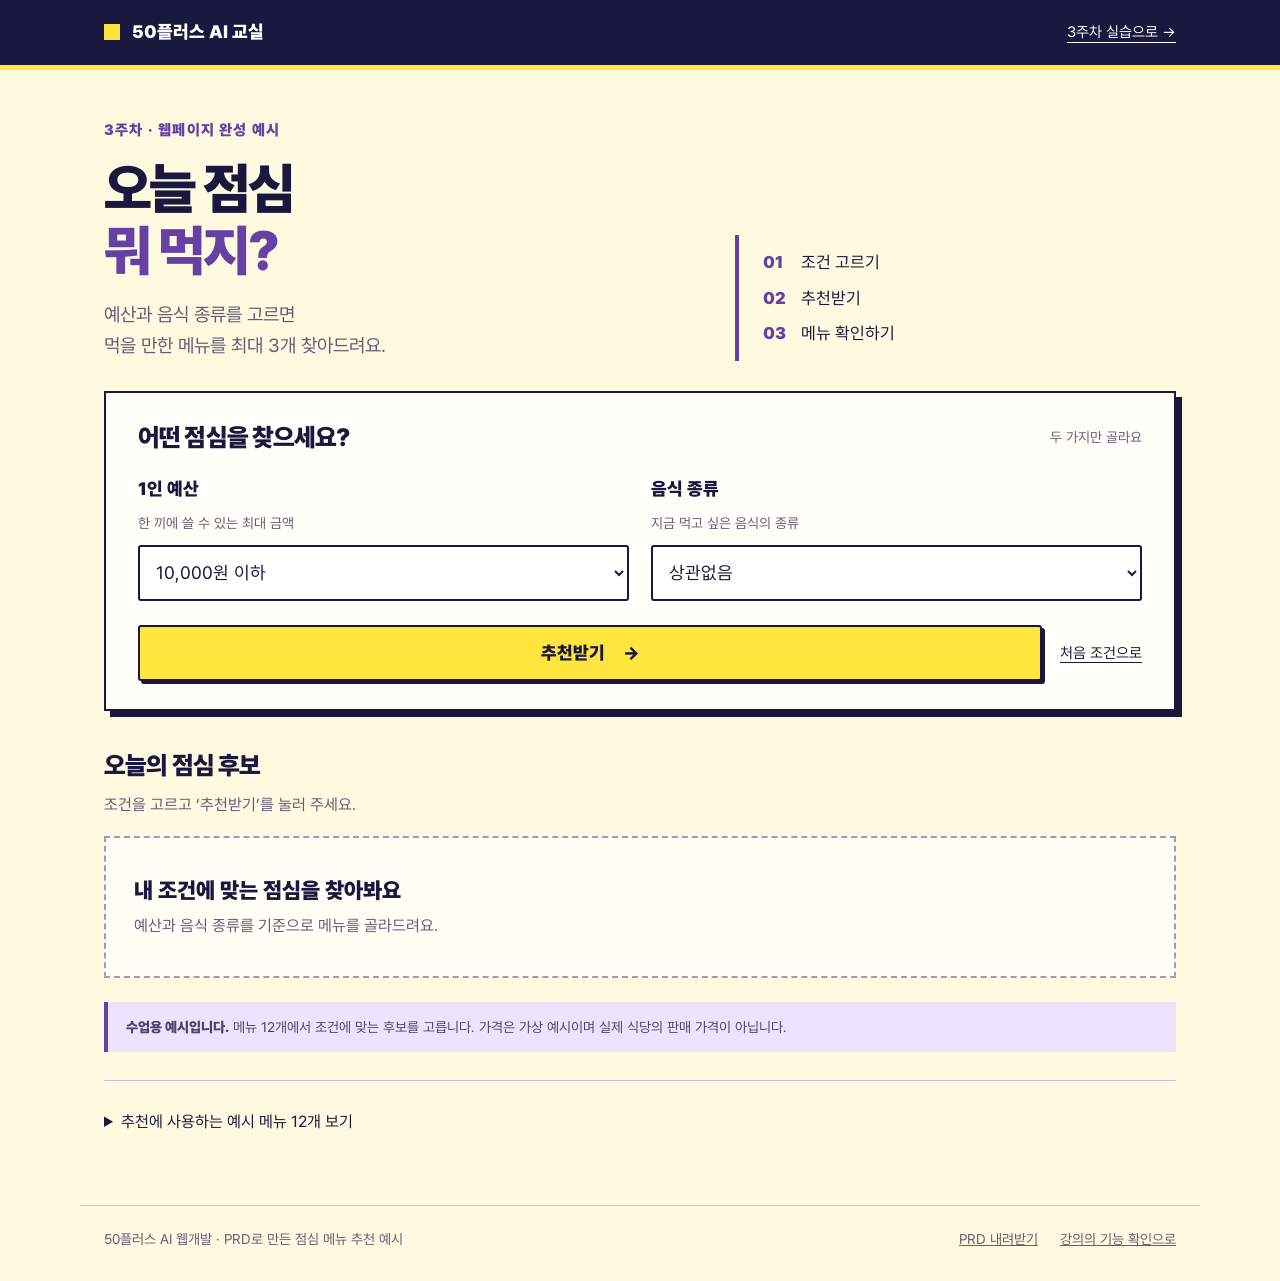
<file: lunch-example.html>
<!doctype html>
<html lang="ko">
<head>
<meta charset="utf-8">
<meta name="viewport" content="width=device-width, initial-scale=1">
<meta name="description" content="예산과 음식 종류를 고르면 조건에 맞는 메뉴를 추천하는 3주차 수업용 웹페이지 예시입니다.">
<title>오늘 점심 뭐 먹지? · 3주차 실습 예시</title>
<style>
@font-face{font-family:Pretendard;src:url('./assets/Pretendard-Regular.otf') format('opentype');font-weight:400;font-style:normal;font-display:swap}
@font-face{font-family:'Pretendard Black';src:url('./assets/Pretendard-Black.otf') format('opentype');font-weight:900;font-style:normal;font-display:swap}
:root{--ink:#19183e;--cream:#fff9df;--purple:#6541a5;--lavender:#eee3ff;--cyan:#dbf6f8;--yellow:#ffe53e;--muted:#625c78;--line:#c9bfd8}
*{box-sizing:border-box}body{margin:0;background:var(--cream);color:var(--ink);font-family:Pretendard;font-weight:400;font-synthesis:none;line-height:1.6}h1,h2,h3,strong,b,.brand,.button,label,legend{font-family:'Pretendard Black';font-weight:900}h1,h2,h3,p{margin:0}button,select{font:inherit;color:inherit}a{color:inherit}button,a,select{touch-action:manipulation}button{cursor:pointer}button:focus-visible,a:focus-visible,select:focus-visible,summary:focus-visible{outline:3px solid #13858d;outline-offset:5px}[hidden]{display:none!important}h1,h2,h3,p{word-break:keep-all;overflow-wrap:break-word}
.topbar{background:var(--ink);color:white;border-bottom:5px solid var(--yellow)}.topbar-inner{max-width:1120px;margin:auto;padding:18px 24px;display:flex;align-items:center;justify-content:space-between;gap:20px}.brand{text-decoration:none;display:flex;align-items:center;gap:12px;font-size:18px}.brand-mark{width:16px;height:16px;background:var(--yellow);display:inline-block;flex-shrink:0}.back{font-size:15px;text-underline-offset:5px;white-space:nowrap}main{max-width:1120px;padding:48px 24px 60px;margin:auto}.hero{display:grid;grid-template-columns:1.35fr 1fr;align-items:end;gap:36px;margin-bottom:30px}.eyebrow{font-size:15px;color:var(--purple);letter-spacing:.08em;font-family:'Pretendard Black';margin-bottom:16px}h1{font-size:clamp(36px,4.3vw,60px);line-height:1.13;letter-spacing:-.055em}h1 span{color:var(--purple)}.intro{font-size:19px;color:var(--muted);margin-top:18px}.guide{border-left:4px solid var(--purple);padding:14px 0 14px 24px;display:grid;gap:8px}.guide span{display:flex;gap:14px;font-size:17px}.guide b{color:var(--purple);min-width:24px}.form-card{border:2px solid var(--ink);background:#fffef9;box-shadow:6px 6px 0 var(--ink);padding:28px 32px;margin-bottom:38px}.section-heading{display:flex;align-items:center;justify-content:space-between;gap:16px;margin-bottom:22px}h2{font-size:25px;letter-spacing:-.035em;line-height:1.3}.small{font-size:14px;color:var(--muted)}.fields{display:grid;grid-template-columns:1fr 1fr;gap:22px}label{display:block;font-size:18px;margin-bottom:8px}.hint{display:block;font-family:Pretendard;font-size:14px;color:var(--muted);margin-bottom:10px}select{display:block;background:#fff;width:100%;min-height:56px;border:2px solid var(--ink);border-radius:3px;padding:12px;font-size:18px}.form-actions{display:flex;align-items:center;gap:18px;margin-top:24px}.button{display:inline-flex;align-items:center;justify-content:center;gap:18px;min-height:54px;padding:12px 22px;border:2px solid var(--ink);border-radius:3px;background:var(--yellow);color:var(--ink);font-size:18px;text-decoration:none}.button:hover{background:#ffef77}.button:active{transform:translateY(1px)}.button-primary{flex:1;box-shadow:3px 3px 0 var(--ink)}.button-subtle{border:0;background:transparent;font-family:Pretendard;padding:10px 0;text-decoration:underline;text-underline-offset:4px;font-size:15px;min-height:44px}.button-subtle:hover{background:transparent;color:var(--purple)}.result-heading{margin-bottom:10px}.status{color:var(--muted);font-size:16px;min-height:26px;margin-bottom:18px}.results-grid{display:grid;grid-template-columns:repeat(3,minmax(0,1fr));gap:20px}.menu-card{background:#fffef9;border:2px solid var(--ink);box-shadow:4px 4px 0 #d5c5ed;overflow:hidden}.card-top{display:flex;align-items:center;justify-content:space-between;gap:8px;padding:13px 18px;background:var(--lavender);border-bottom:1px solid var(--ink);font-size:14px}.menu-card:nth-child(2) .card-top{background:var(--cyan)}.menu-card:nth-child(3) .card-top{background:#fff09a}.candidate{font-family:'Pretendard Black';font-size:15px}.card-body{padding:22px 20px 24px}.menu-card h3{font-size:25px;line-height:1.3;letter-spacing:-.04em}.price{font-size:27px;font-family:'Pretendard Black';color:var(--purple);margin:10px 0 16px}.price small{font-family:Pretendard;font-size:13px;color:var(--muted);margin-right:8px}.reason{font-size:16px;color:var(--muted);padding-top:16px;border-top:1px solid var(--line)}.placeholder{padding:28px;border:2px dashed #a497b7;background:#fffdf4;display:flex;align-items:center;justify-content:space-between;gap:22px;min-height:142px}.placeholder h3{font-size:22px;line-height:1.4;margin-bottom:7px}.placeholder p{font-size:16px;color:var(--muted)}.placeholder .button{background:var(--lavender);white-space:nowrap;font-size:16px}.sample-note{margin-top:24px;padding:14px 18px;border-left:4px solid var(--purple);background:#eee3ff;font-size:14px;color:#504268}.dataset{margin-top:28px;border-top:1px solid var(--line);padding-top:20px}.dataset summary{cursor:pointer;font-size:16px;min-height:44px;padding:8px 0}.table-wrap{max-width:100%;overflow:auto;margin-top:14px}table{border-collapse:collapse;width:100%;background:#fffef9;font-size:15px}th,td{text-align:left;padding:10px 14px;border-bottom:1px solid var(--line)}th{font-family:'Pretendard Black';font-weight:900;background:var(--lavender)}td:last-child,th:last-child{text-align:right}.dataset-footer{font-size:14px;margin-top:12px;color:var(--muted)}footer{max-width:1120px;padding:22px 24px 30px;margin:auto;border-top:1px solid var(--line);display:flex;justify-content:space-between;gap:18px;flex-wrap:wrap;font-size:14px;color:var(--muted)}footer nav{display:flex;flex-wrap:wrap;gap:22px}.sr{position:absolute;width:1px;height:1px;overflow:hidden;clip:rect(0,0,0,0)}
@media(max-width:760px){.topbar-inner{padding:15px 18px;gap:12px}.brand{font-size:16px}.back{font-size:13px}main{padding:32px 18px 40px}.hero{grid-template-columns:1fr;gap:22px;margin-bottom:24px}.eyebrow{font-size:13px;margin-bottom:12px}h1{font-size:42px}.intro{font-size:17px;margin-top:14px}.guide{display:flex;flex-wrap:wrap;gap:10px 18px;padding:8px 0 8px 14px}.guide span{font-size:14px;gap:6px}.guide b{min-width:unset}.form-card{padding:22px 20px;box-shadow:4px 4px 0 var(--ink);margin-bottom:32px}.section-heading{align-items:flex-start;margin-bottom:20px}.section-heading .small{font-size:12px;white-space:nowrap;margin-top:3px}h2{font-size:23px}.fields{grid-template-columns:1fr;gap:18px}label{font-size:17px}.hint{font-size:13px;margin-bottom:8px}select{font-size:17px;min-height:54px}.form-actions{gap:10px;flex-direction:column;align-items:stretch;margin-top:22px}.button{font-size:17px}.button-subtle{font-size:14px}.results-grid{grid-template-columns:1fr;gap:18px}.card-body{padding:20px}.menu-card h3{font-size:25px}.price{font-size:26px}.placeholder{flex-direction:column;align-items:flex-start;padding:22px;gap:18px}.placeholder h3{font-size:21px}.placeholder p{font-size:15px}.placeholder .button{width:100%}.status{font-size:15px}.sample-note{font-size:13px;padding:13px 15px}footer{padding:20px 18px 28px;flex-direction:column;gap:12px}table{font-size:14px}th,td{padding:10px 9px}}
@media(prefers-reduced-motion:reduce){*{scroll-behavior:auto!important}}
</style>
<script src="./assets/week3-data.js" defer></script>
<script src="./assets/week3-lunch.js" defer></script>
</head>
<body>
<header class="topbar"><div class="topbar-inner"><a class="brand" href="./index.html"><span class="brand-mark" aria-hidden="true"></span>50플러스 AI 교실</a><a class="back" href="./practice-week3.html">3주차 실습으로 →</a></div></header>
<main>
<section class="hero" aria-labelledby="page-title"><div><p class="eyebrow">3주차 · 웹페이지 완성 예시</p><h1 id="page-title">오늘 점심<br><span>뭐 먹지?</span></h1><p class="intro">예산과 음식 종류를 고르면<br>먹을 만한 메뉴를 최대 3개 찾아드려요.</p></div><div class="guide" aria-label="사용 순서"><span><b>01</b> 조건 고르기</span><span><b>02</b> 추천받기</span><span><b>03</b> 메뉴 확인하기</span></div></section>
<form id="lunch-form" class="form-card" aria-labelledby="form-heading"><div class="section-heading"><h2 id="form-heading">어떤 점심을 찾으세요?</h2><span class="small">두 가지만 골라요</span></div><div class="fields"><div><label for="budget">1인 예산</label><span id="budget-hint" class="hint">한 끼에 쓸 수 있는 최대 금액</span><select id="budget" name="budget" aria-describedby="budget-hint"><option value="8000">8,000원 이하</option><option value="10000" selected>10,000원 이하</option><option value="15000">15,000원 이하</option></select></div><div><label for="cuisine">음식 종류</label><span id="cuisine-hint" class="hint">지금 먹고 싶은 음식의 종류</span><select id="cuisine" name="cuisine" aria-describedby="cuisine-hint"><option value="all" selected>상관없음</option><option value="한식">한식</option><option value="중식">중식</option><option value="양식">양식</option></select></div></div><div class="form-actions"><button class="button button-primary" type="submit" id="recommend"><span id="recommend-label">추천받기</span><span aria-hidden="true">→</span></button><button class="button button-subtle" type="reset">처음 조건으로</button></div></form>
<section id="results" aria-labelledby="results-title" data-state="initial"><h2 id="results-title" class="result-heading">오늘의 점심 후보</h2><p id="result-status" class="status" role="status" aria-live="polite" aria-atomic="true">조건을 고르고 ‘추천받기’를 눌러 주세요.</p><div id="result-grid" class="results-grid"></div><div id="placeholder" class="placeholder"><div><h3 id="placeholder-title">내 조건에 맞는 점심을 찾아봐요</h3><p id="placeholder-copy">예산과 음식 종류를 기준으로 메뉴를 골라드려요.</p></div><button type="button" class="button" id="change-conditions" hidden>조건 바꾸기 ↑</button></div><p class="sample-note"><strong>수업용 예시입니다.</strong> 메뉴 12개에서 조건에 맞는 후보를 고릅니다. 가격은 가상 예시이며 실제 식당의 판매 가격이 아닙니다.</p></section>
<details class="dataset"><summary>추천에 사용하는 예시 메뉴 12개 보기</summary><div class="table-wrap"><table><caption class="sr">수업용 메뉴 목록과 가상 가격</caption><thead><tr><th scope="col">메뉴</th><th scope="col">음식 종류</th><th scope="col">예시 가격</th></tr></thead><tbody id="menu-data"></tbody></table></div><p class="dataset-footer">이 예시는 미리 정한 목록에서 추천합니다. 외부 AI API와 실제 식당 검색을 사용하지 않습니다.</p></details>
<noscript><p class="sample-note">메뉴를 추천받으려면 브라우저에서 JavaScript를 켜 주세요.</p></noscript>
</main>
<footer><span>50플러스 AI 웹개발 · PRD로 만든 점심 메뉴 추천 예시</span><nav aria-label="수업 자료"><a href="./assets/week3-lunch-prd.md" download="점심메뉴추천_PRD.md">PRD 내려받기</a><a href="./50plus_AI_Week3.html#slide-19">강의의 기능 확인으로</a></nav></footer>
</body>
</html>
</file>
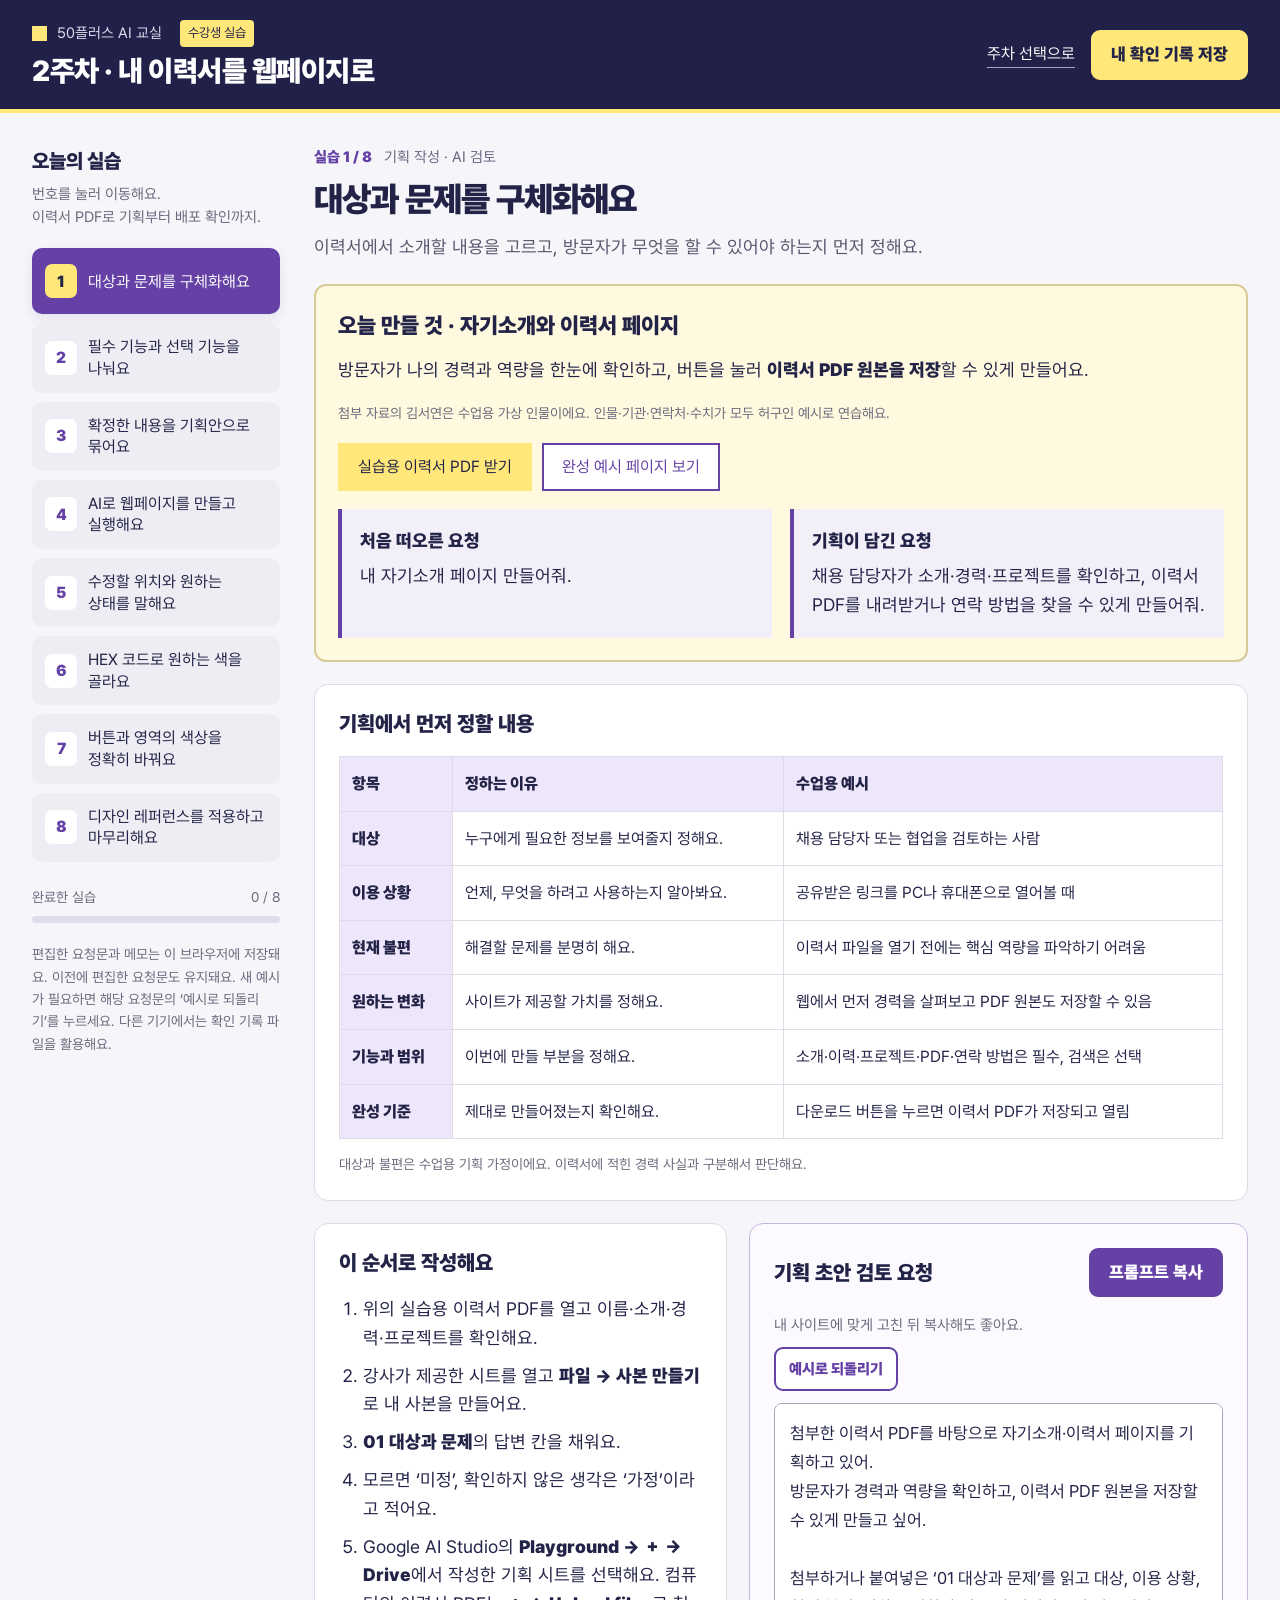
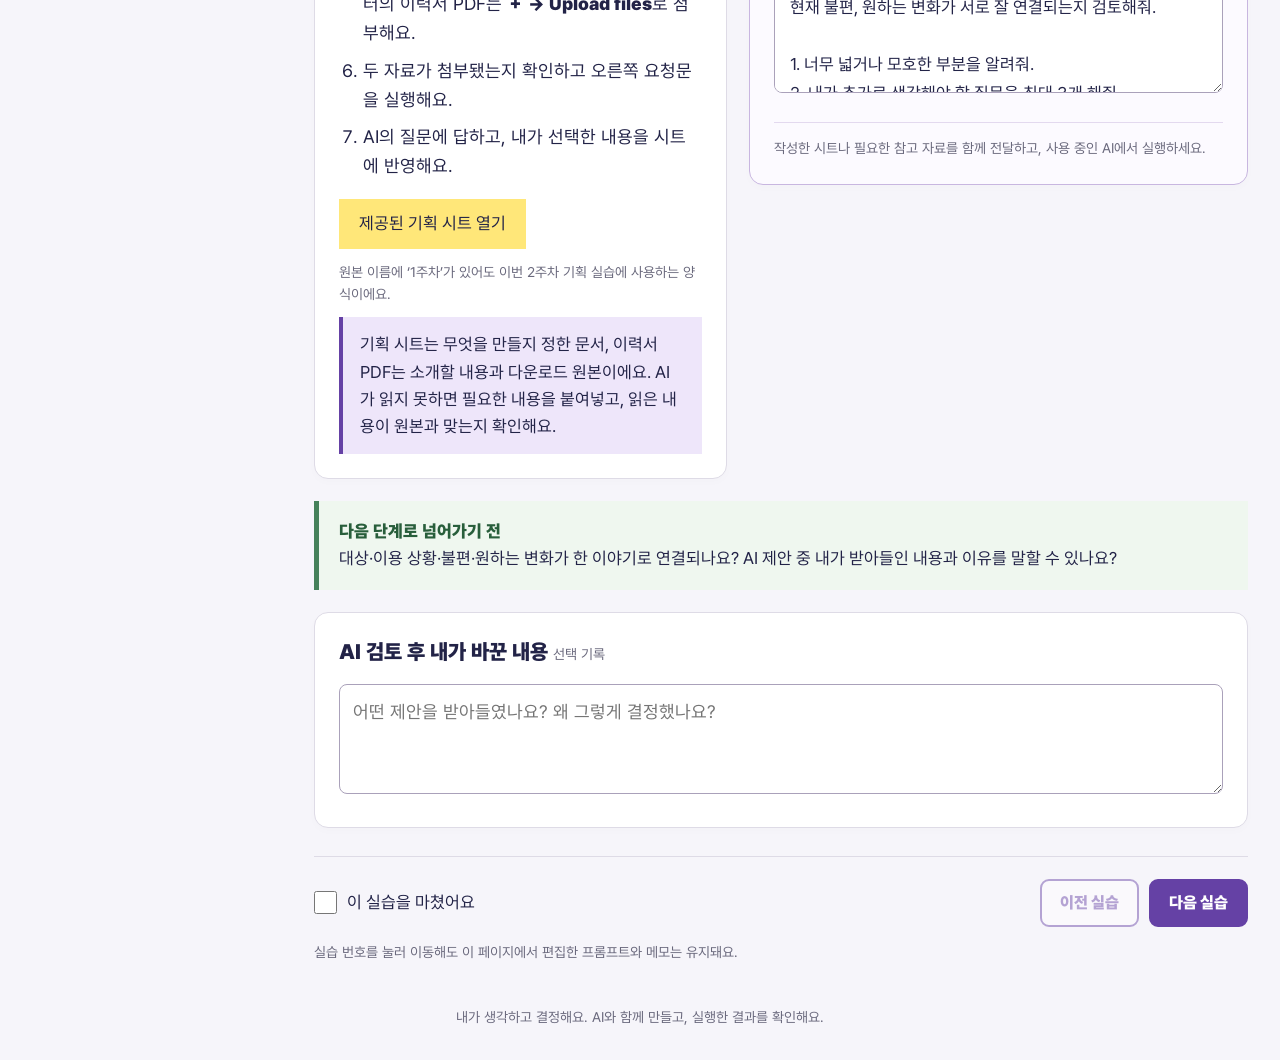
<file: practice-week2.html>
<!doctype html><html lang="ko"><head><meta charset="utf-8"><meta name="viewport" content="width=device-width,initial-scale=1"><meta name="theme-color" content="#202048"><meta name="description" content="50플러스 AI 교실 2주차 수강생 실습장. 이력서 PDF를 바탕으로 자기소개 페이지를 만들고 실제 PDF 다운로드까지 확인해 보세요."><title>2주차 수강생 실습장 · 50플러스 AI 교실</title><style>
@font-face{font-family:Pretendard;src:url('./assets/Pretendard-Regular.otf') format('opentype');font-weight:400;font-display:swap}
@font-face{font-family:'Pretendard Black';src:url('./assets/Pretendard-Black.otf') format('opentype');font-weight:900;font-display:swap}
:root{--ink:#222347;--muted:#69687c;--purple:#6541a5;--lavender:#eee6fa;--line:#dedbe6;--yellow:#ffe779;--paper:#fff;--bg:#f6f5fa}
*{box-sizing:border-box}html{scroll-behavior:smooth}body{margin:0;background:var(--bg);color:var(--ink);font-family:Pretendard;font-size:18px;line-height:1.6;font-synthesis:none}h1,h2,h3,strong,b,button,.heavy{font-family:'Pretendard Black';font-weight:900}h1,h2,h3,p,figure{margin:0}button,input,textarea,select{font:inherit;color:inherit}button{font-family:'Pretendard Black';cursor:pointer}button:disabled{cursor:default;opacity:.45}a{color:var(--purple)}button,a,input,textarea,summary{-webkit-tap-highlight-color:transparent}:focus-visible{outline:3px solid #bc3b86;outline-offset:4px}button,a,input,textarea{touch-action:manipulation}button{border-radius:9px}input,textarea{border-radius:8px}button:focus:not(:focus-visible){outline:none}[hidden]{display:none!important}
.skip{position:absolute;left:20px;top:-100px;background:white;padding:12px;z-index:99}.skip:focus{top:12px}
.site-header{background:#202048;color:white;border-bottom:4px solid var(--yellow)}.header-inner{max-width:1360px;margin:auto;padding:20px 32px;display:flex;align-items:center;justify-content:space-between;gap:24px}.brand-line{display:flex;align-items:center;gap:10px;font-size:15px;color:#dedbed}.brand-mark{display:inline-block;width:15px;height:15px;background:var(--yellow)}.site-header h1{font-size:29px;line-height:1.3;margin-top:5px;letter-spacing:-.5px}.student-badge{font-size:13px;color:#202048;background:var(--yellow);border-radius:4px;padding:3px 8px;margin-left:8px;vertical-align:middle;white-space:nowrap}.header-actions{display:flex;align-items:center;gap:16px;flex-wrap:wrap}.home-link{color:#fff;text-decoration:none;border-bottom:1px solid #a9a0c9;font-size:16px}.button{display:inline-flex;align-items:center;justify-content:center;gap:8px;border:2px solid var(--purple);padding:11px 18px;min-height:48px;font-size:17px;line-height:1.4;text-decoration:none;background:var(--purple);color:#fff}.button:hover{background:#513086;border-color:#513086}.button.secondary{background:#fff;color:var(--purple)}.button.secondary:hover{background:#f5f0fc}.button.yellow{background:var(--yellow);color:var(--ink);border-color:var(--yellow)}.button.yellow:hover{background:#ffed9e}.button.small{padding:8px 13px;font-size:15px;min-height:44px}
.layout{max-width:1360px;margin:0 auto;padding:32px;display:grid;grid-template-columns:248px minmax(0,1fr);gap:34px}.sidebar{align-self:start;position:sticky;top:24px}.sidebar h2{font-size:20px;margin-bottom:6px}.nav-hint{font-size:15px;color:var(--muted);line-height:1.5;margin-bottom:20px}.activity-nav{list-style:none;margin:0;padding:0;display:grid;gap:9px}.activity-link{display:flex;align-items:center;gap:11px;min-height:66px;padding:12px;border:1px solid transparent;border-radius:10px;text-decoration:none;color:var(--ink);font-size:16px;line-height:1.35;background:#eeedf3}.activity-link:hover{border-color:#bca5dc}.activity-link[aria-current=step]{background:var(--purple);color:#fff;box-shadow:0 5px 12px #42276618}.nav-num{display:grid;place-items:center;flex:none;background:#fff;border-radius:7px;width:32px;height:34px;color:var(--purple);font-family:'Pretendard Black'}.activity-link[aria-current=step] .nav-num{background:var(--yellow);color:var(--ink)}.nav-title{flex:1;word-break:keep-all}.nav-check{font-size:14px;color:#226342}.activity-link[aria-current=step] .nav-check{color:#fff}.progress-box{margin-top:24px;font-size:14px;color:var(--muted)}.progress-text{display:flex;justify-content:space-between;gap:8px}.progress-track{height:7px;margin-top:8px;background:#e0dce9;border-radius:10px;overflow:hidden}.progress-fill{height:100%;background:var(--purple);width:0;transition:width .15s}.save-note{font-size:14px;color:var(--muted);line-height:1.6;margin-top:20px}
main{min-width:0}.activity-head{margin:0 0 23px}.eyebrow{font-family:'Pretendard Black';font-size:15px;color:var(--purple);display:flex;align-items:center;gap:12px;margin-bottom:8px}.method{color:#6b6380;font-family:Pretendard}.activity-head h2{font-size:34px;line-height:1.3;letter-spacing:-.8px;outline:none}.activity-intro{font-size:18px;color:#57566c;margin-top:11px;word-break:keep-all}.practice-instruction{background:#fff6cc;border-left:4px solid #d4a530;padding:12px 16px;font-size:16px;margin:0 0 22px;line-height:1.6}.work-grid{display:grid;grid-template-columns:minmax(0,.95fr) minmax(0,1.15fr);gap:22px;align-items:start}.panel{border:1px solid var(--line);border-radius:14px;padding:24px;background:var(--paper);box-shadow:0 3px 10px #22234704;min-width:0}.panel h3{font-size:21px;margin-bottom:18px;line-height:1.4}.field{display:flex;flex-direction:column;gap:8px;margin-bottom:20px}.field:last-child{margin-bottom:0}.field label{font-family:'Pretendard Black';font-size:17px;line-height:1.4}.field input,.field textarea{width:100%;background:#fff;border:1.5px solid #a9a4b8;padding:12px 13px;min-height:50px;font-size:18px;line-height:1.6}.field textarea{min-height:120px;resize:vertical}.field input::placeholder,.field textarea::placeholder{color:#868092}.field-help{font-size:14px;color:var(--muted);line-height:1.5}.shared-note{font-size:14px;color:var(--muted);line-height:1.6;margin-top:18px}.prompt-panel{background:#fcfaff;border-color:#c8b6e0}.panel-top{display:flex;justify-content:space-between;align-items:center;gap:14px;flex-wrap:wrap;margin-bottom:16px}.panel-top h3{margin:0}.prompt-output{margin:0;font:400 18px/1.75 Pretendard;white-space:pre-wrap;overflow-wrap:anywhere;word-break:keep-all}.prompt-footer{font-size:14px;color:var(--muted);border-top:1px solid #e3d9ef;margin-top:20px;padding-top:14px}.result-panel{margin-top:22px}.optional{font-family:Pretendard;font-size:14px;color:var(--muted)}.result-panel .field textarea{min-height:100px}.examples{display:grid;gap:12px;margin-bottom:22px}.example{padding:14px 16px;background:#f3eff9;border-left:4px solid #b89ed8;border-radius:0 8px 8px 0;font-size:16px;line-height:1.65}.example small{font-family:'Pretendard Black';color:var(--purple);font-size:13px;display:block;margin-bottom:3px}.example p+p{margin-top:7px}.fixed-role{font-size:17px;background:#efe8f8;border-radius:8px;padding:14px;margin-bottom:22px}.fixed-role strong{display:block;margin-top:3px}
.activity-bottom{display:flex;align-items:center;justify-content:space-between;gap:20px;flex-wrap:wrap;border-top:1px solid var(--line);margin-top:28px;padding-top:22px}.complete-label{display:flex;align-items:center;gap:10px;font-size:17px;cursor:pointer;min-height:44px}.complete-label input{width:23px;height:23px;accent-color:var(--purple);margin:0}.page-actions{display:flex;gap:10px;flex-wrap:wrap}.page-actions .button{font-size:16px}.fine-print{font-size:14px;color:var(--muted);margin-top:14px}.site-footer{max-width:1360px;margin:auto;padding:10px 32px 32px;text-align:center;font-size:14px;color:var(--muted)}
.image-toolbar{display:flex;gap:8px;flex-wrap:wrap;margin-bottom:14px}.toggle{padding:9px 13px;border:1px solid #b4a7ca;background:white;color:#5c447b;min-height:44px;font-size:15px}.toggle[aria-pressed=true]{background:#eee5fa;border:2px solid var(--purple);padding:8px 12px;color:var(--purple)}.landscape-photo{display:block;width:100%;height:auto;border:1px solid #aaa2b5;border-radius:8px}.image-caption{font-size:14px;color:var(--muted);margin-top:9px}.hint-details{margin-top:18px;border-top:1px solid var(--line);padding-top:15px}.hint-details summary{font-family:'Pretendard Black';font-size:16px;cursor:pointer;min-height:44px}.hint-list{list-style:none;margin:0;padding:0;display:grid;gap:12px;font-size:15px;line-height:1.6}.hint-list b{color:var(--purple);display:block}.landscape-editor .field textarea{min-height:330px}.landscape-editor .panel-top{margin-bottom:15px}.landscape-editor .field{margin-bottom:0}.landscape-editor .field label{font-family:Pretendard;font-size:15px;color:var(--muted)}
.demo-controls{display:flex;gap:10px;flex-wrap:wrap;margin-bottom:20px}.demo-controls .toggle{font-size:16px}.demo-grid{display:grid;grid-template-columns:minmax(0,1.2fr) minmax(0,.8fr);gap:22px}.browser-window{border:2px solid #bbb2cc;border-radius:12px;overflow:hidden;background:white}.browser-bar{background:#ede9f4;padding:9px 14px;border-bottom:1px solid #d6cee3;font-size:14px;color:#69617b}.demo-page{min-height:300px;padding:26px;font-size:18px}.demo-page h3{font-family:Pretendard;font-weight:400;font-size:23px;margin:0 0 14px}.demo-photo{width:110px;height:80px;object-fit:cover;display:block;margin-bottom:16px}.demo-hobby{font-family:Pretendard;font-size:16px;min-height:44px;padding:8px 13px;border:1px solid #aaa;border-radius:3px;background:#eee;color:#222}.demo-page.styled{background:#f0e5fc;text-align:center;padding:32px}.demo-page.styled h3{font-family:'Pretendard Black';font-size:32px;color:#4a2879}.demo-page.styled .demo-photo{width:170px;height:120px;margin:18px auto;border-radius:10px}.demo-page.styled .demo-hobby{font-family:'Pretendard Black';font-size:20px;background:#6541a5;color:white;border:2px solid #4a2879;border-radius:9px;padding:11px 20px}.demo-result{background:white;border:2px solid #608d72;border-radius:8px;margin:20px auto 0;padding:13px;font-size:18px;max-width:400px}.demo-explain h3{font-size:22px;margin-bottom:12px}.demo-explain p{font-size:18px;word-break:keep-all}.demo-explain .mini{font-size:15px;color:var(--muted);margin-top:16px}
.toast{position:fixed;bottom:24px;left:50%;transform:translateX(-50%);background:#252247;color:white;border:2px solid #ffe779;border-radius:10px;padding:13px 22px;box-shadow:0 8px 30px #20204830;z-index:20;font-size:17px;max-width:min(680px,calc(100% - 30px));width:max-content;line-height:1.5}.copy-dialog{width:min(680px,calc(100% - 30px));border:2px solid var(--purple);border-radius:14px;padding:24px;color:var(--ink);background:#fff}.copy-dialog::backdrop{background:#202048a6}.copy-dialog h2{font-size:23px;margin-bottom:12px}.copy-dialog p{font-size:16px;margin-bottom:15px}.copy-dialog textarea{width:100%;min-height:260px;font:18px/1.6 Pretendard;padding:12px;border:1px solid #aaa}.copy-dialog .button{margin-top:16px}
@media(max-width:1100px){.layout{grid-template-columns:215px minmax(0,1fr);gap:24px;padding:26px}.header-inner{padding:19px 26px}.work-grid{grid-template-columns:1fr}.activity-head h2{font-size:31px}.landscape-editor .field textarea{min-height:260px}.activity-link{font-size:15px}.panel{padding:22px}.demo-grid{grid-template-columns:1fr}}
@media(max-width:760px){body{font-size:17px}.header-inner{padding:16px 18px;align-items:flex-start;flex-direction:column;gap:15px}.site-header h1{font-size:26px}.brand-line{font-size:13px}.header-actions{width:100%;justify-content:space-between}.header-actions .button{font-size:15px;min-height:44px;padding:9px 12px}.home-link{font-size:15px}.layout{display:block;padding:24px 18px}.sidebar{position:static;margin-bottom:28px}.sidebar h2{font-size:18px}.nav-hint{margin-bottom:12px}.activity-nav{grid-template-columns:repeat(2,minmax(0,1fr));gap:8px}.activity-link{min-height:66px;padding:9px;gap:8px;font-size:14px}.nav-num{width:27px;height:29px}.nav-check{font-size:12px}.progress-box{margin-top:14px}.save-note{display:none}.activity-head{margin-bottom:20px}.activity-head h2{font-size:27px}.activity-intro{font-size:17px}.eyebrow{font-size:14px}.practice-instruction{font-size:15px}.panel{padding:19px;border-radius:12px}.panel h3{font-size:20px}.work-grid,.demo-grid{gap:18px}.prompt-output{font-size:17px}.field input,.field textarea{font-size:17px}.field label{font-size:16px}.panel-top .button{font-size:16px;min-height:46px}.activity-bottom{gap:14px}.page-actions{width:100%;justify-content:space-between}.button{padding:11px 16px}.site-footer{padding:0 18px 25px;font-size:13px}.landscape-editor .field textarea{min-height:300px}.toast{font-size:15px;bottom:15px}.demo-page{min-height:280px}.demo-page.styled{padding:25px}.demo-controls{gap:7px}.demo-controls .toggle{padding:9px 11px;font-size:15px}}
@media(prefers-reduced-motion:reduce){html{scroll-behavior:auto}*{transition:none!important}}


.activity[hidden]{display:none!important}.activity{scroll-margin-top:24px}.stack{display:grid;gap:22px}.panel p+p{margin-top:12px}.panel ul,.panel ol{padding-left:24px;margin:12px 0 0}.panel li+li{margin-top:9px}.two{display:grid;grid-template-columns:1fr 1fr;gap:18px}.mini-panel{background:#f3eff9;border-left:4px solid var(--purple);padding:18px}.mini-panel strong{display:block;margin-bottom:6px}.criteria{padding:17px 20px;background:#eff7ef;border-left:5px solid #45815a;margin-top:22px;font-size:17px}.criteria strong{color:#285e3b}.table-wrap{overflow-x:auto}.guide-table{width:100%;border-collapse:collapse;font-size:16px;line-height:1.6}.guide-table th{font-family:'Pretendard Black';text-align:left;background:#eee6fa}.guide-table td,.guide-table th{padding:14px 12px;border:1px solid #dedbe6;vertical-align:top}.guide-table td:first-child{min-width:95px}.prompt-edit{font:400 17px/1.7 Pretendard;resize:vertical;background:#fff;width:100%;min-height:290px;padding:15px;border:1.5px solid #aaa1ba;color:var(--ink);border-radius:8px}.prompt-edit.long{min-height:380px}.prompt-label{font-size:15px;display:block;color:var(--muted);margin-bottom:10px}.panel-top .button{flex-shrink:0}.example-title{font-family:'Pretendard Black';color:var(--purple);font-size:14px;margin-bottom:8px}.intro-panel{background:#fff9df;border:2px solid #d8ca95;border-radius:12px;padding:22px;margin-bottom:22px}.intro-panel h3{font-size:22px;margin-bottom:12px}.rule{font-size:17px;background:#eee6fa;border-left:4px solid #6541a5;padding:14px 17px;margin-top:14px}.note-area{width:100%;min-height:110px;font:400 18px/1.6 Pretendard;padding:13px;border:1.5px solid #aaa1ba;background:white;resize:vertical}.capture{border:2px solid #c2b6d1;padding:0;background:white;display:block;width:100%;border-radius:6px;overflow:hidden;cursor:zoom-in}.capture img{display:block;width:100%;height:auto;max-height:380px;object-fit:contain}.caption{font-size:14px;color:var(--muted);margin-top:10px}.color-grid{display:grid;grid-template-columns:1fr 1fr;gap:22px}.color-row{display:flex;gap:14px;align-items:center;margin:14px 0;flex-wrap:wrap}.color-row input[type=color]{width:100px;height:50px;padding:0;border:1px solid #999;border-radius:5px}.color-row input[type=text]{font:20px Pretendard;width:145px;padding:10px;border:1.5px solid #a9a4b8}.color-demo{background:#f3f6fc;padding:30px;text-align:center;border:1px solid #dedbe6;border-radius:9px;margin-top:15px}.demo-color-button{display:inline-block;background:#21428a;color:#fff;padding:13px 26px;border:0;border-radius:10px;font-family:'Pretendard Black';font-size:19px}.color-status{min-height:28px;font-size:15px;color:var(--muted);margin-top:10px}.hex-samples{display:flex;gap:12px;flex-wrap:wrap;margin-top:16px}.hex-samples span{display:flex;align-items:center;gap:8px;font-size:16px}.hex-samples i{width:26px;height:26px;border:1px solid #aaa;display:inline-block}.image-dialog{width:min(1200px,95vw);max-height:93dvh;padding:20px;border:3px solid var(--purple);color:var(--ink);background:#fff;border-radius:10px}.image-dialog::backdrop{background:#202048cf}.image-dialog img{display:block;max-width:100%;max-height:76dvh;margin:auto;object-fit:contain}.image-dialog .panel-top h2{font-size:23px}.sr{position:absolute;width:1px;height:1px;overflow:hidden;clip:rect(0,0,0,0)}
@media(max-width:760px){.two,.color-grid{grid-template-columns:1fr}.guide-table{font-size:14px}.guide-table th,.guide-table td{padding:11px 8px}.intro-panel{padding:19px}.prompt-edit{font-size:17px;min-height:330px}.criteria{font-size:16px}.image-dialog{padding:15px}.image-dialog .panel-top h2{font-size:19px}}
@media print{.site-header,.sidebar,.activity-bottom,.button,.site-footer,.copy-dialog,.image-dialog,.toast{display:none!important}.layout{display:block;padding:0}.activity[hidden]{display:block!important}.activity{break-before:page}.activity:first-child{break-before:auto}.panel{box-shadow:none;break-inside:avoid}.prompt-edit{height:auto;min-height:400px}.work-grid,.two,.color-grid{display:block}.panel{margin-bottom:18px}body{font-size:14px;background:white}}
</style></head><body>
<a class="skip" id="skip-link" href="#activity-title-1">현재 실습으로 바로 가기</a>
<header class="site-header"><div class="header-inner"><div><div class="brand-line"><span class="brand-mark" aria-hidden="true"></span>50플러스 AI 교실 <span class="student-badge">수강생 실습</span></div><h1>2주차 · 내 이력서를 웹페이지로</h1></div><div class="header-actions"><a class="home-link" href="./index.html">주차 선택으로</a><button class="button yellow" data-download>내 확인 기록 저장</button></div></div></header>
<div class="layout"><aside class="sidebar" aria-label="실습 탐색"><h2>오늘의 실습</h2><p class="nav-hint">번호를 눌러 이동해요.<br>이력서 PDF로 기획부터 배포 확인까지.</p><nav aria-label="실습 단계"><ol class="activity-nav"><li><a class="activity-link" href="#activity-1" data-nav="1" aria-current="step"><span class="nav-num">1</span><span class="nav-title">대상과 문제를 구체화해요</span><span class="nav-check" aria-label="완료" hidden>✓</span></a></li><li><a class="activity-link" href="#activity-2" data-nav="2"><span class="nav-num">2</span><span class="nav-title">필수 기능과 선택 기능을 나눠요</span><span class="nav-check" aria-label="완료" hidden>✓</span></a></li><li><a class="activity-link" href="#activity-3" data-nav="3"><span class="nav-num">3</span><span class="nav-title">확정한 내용을 기획안으로 묶어요</span><span class="nav-check" aria-label="완료" hidden>✓</span></a></li><li><a class="activity-link" href="#activity-4" data-nav="4"><span class="nav-num">4</span><span class="nav-title">AI로 웹페이지를 만들고 실행해요</span><span class="nav-check" aria-label="완료" hidden>✓</span></a></li><li><a class="activity-link" href="#activity-5" data-nav="5"><span class="nav-num">5</span><span class="nav-title">수정할 위치와 원하는 상태를 말해요</span><span class="nav-check" aria-label="완료" hidden>✓</span></a></li><li><a class="activity-link" href="#activity-6" data-nav="6"><span class="nav-num">6</span><span class="nav-title">HEX 코드로 원하는 색을 골라요</span><span class="nav-check" aria-label="완료" hidden>✓</span></a></li><li><a class="activity-link" href="#activity-7" data-nav="7"><span class="nav-num">7</span><span class="nav-title">버튼과 영역의 색상을 정확히 바꿔요</span><span class="nav-check" aria-label="완료" hidden>✓</span></a></li><li><a class="activity-link" href="#activity-8" data-nav="8"><span class="nav-num">8</span><span class="nav-title">디자인 레퍼런스를 적용하고 마무리해요</span><span class="nav-check" aria-label="완료" hidden>✓</span></a></li></ol></nav><div class="progress-box"><div class="progress-text"><span>완료한 실습</span><span id="progress-count">0 / 8</span></div><div class="progress-track" aria-hidden="true"><div class="progress-fill" id="progress-fill"></div></div></div><p class="save-note" id="save-note"></p></aside><main id="main"><section class="activity" id="activity-1" aria-labelledby="activity-title-1"><header class="activity-head"><div class="eyebrow">실습 1 / 8 <span class="method">기획 작성 · AI 검토</span></div><h2 id="activity-title-1" tabindex="-1">대상과 문제를 구체화해요</h2><p class="activity-intro">이력서에서 소개할 내용을 고르고, 방문자가 무엇을 할 수 있어야 하는지 먼저 정해요.</p></header><section class="intro-panel"><h3>오늘 만들 것 · 자기소개와 이력서 페이지</h3><p>방문자가 나의 경력과 역량을 한눈에 확인하고, 버튼을 눌러 <strong>이력서 PDF 원본을 저장</strong>할 수 있게 만들어요.</p><p class="shared-note">첨부 자료의 김서연은 수업용 가상 인물이에요. 인물·기관·연락처·수치가 모두 허구인 예시로 연습해요.</p><div class="page-actions" style="margin-top:18px"><a class="button yellow" href="./assets/resume-example.pdf" download="resume_example.pdf">실습용 이력서 PDF 받기</a><a class="button secondary" href="./resume-example.html" target="_blank" rel="noopener noreferrer">완성 예시 페이지 보기</a></div><div class="two" style="margin-top:18px"><div class="mini-panel"><strong>처음 떠오른 요청</strong>내 자기소개 페이지 만들어줘.</div><div class="mini-panel"><strong>기획이 담긴 요청</strong>채용 담당자가 소개·경력·프로젝트를 확인하고, 이력서 PDF를 내려받거나 연락 방법을 찾을 수 있게 만들어줘.</div></div></section>
<section class="panel"><h3>기획에서 먼저 정할 내용</h3><div class="table-wrap"><table class="guide-table"><thead><tr><th scope="col">항목</th><th scope="col">정하는 이유</th><th scope="col">수업용 예시</th></tr></thead><tbody>
<tr><th scope="row">대상</th><td>누구에게 필요한 정보를 보여줄지 정해요.</td><td>채용 담당자 또는 협업을 검토하는 사람</td></tr>
<tr><th scope="row">이용 상황</th><td>언제, 무엇을 하려고 사용하는지 알아봐요.</td><td>공유받은 링크를 PC나 휴대폰으로 열어볼 때</td></tr>
<tr><th scope="row">현재 불편</th><td>해결할 문제를 분명히 해요.</td><td>이력서 파일을 열기 전에는 핵심 역량을 파악하기 어려움</td></tr>
<tr><th scope="row">원하는 변화</th><td>사이트가 제공할 가치를 정해요.</td><td>웹에서 먼저 경력을 살펴보고 PDF 원본도 저장할 수 있음</td></tr>
<tr><th scope="row">기능과 범위</th><td>이번에 만들 부분을 정해요.</td><td>소개·이력·프로젝트·PDF·연락 방법은 필수, 검색은 선택</td></tr>
<tr><th scope="row">완성 기준</th><td>제대로 만들어졌는지 확인해요.</td><td>다운로드 버튼을 누르면 이력서 PDF가 저장되고 열림</td></tr>
</tbody></table></div><p class="fine-print">대상과 불편은 수업용 기획 가정이에요. 이력서에 적힌 경력 사실과 구분해서 판단해요.</p></section>
<div class="work-grid" style="margin-top:22px"><section class="panel"><h3>이 순서로 작성해요</h3><ol><li>위의 실습용 이력서 PDF를 열고 이름·소개·경력·프로젝트를 확인해요.</li><li>강사가 제공한 시트를 열고 <strong>파일 → 사본 만들기</strong>로 내 사본을 만들어요.</li><li><strong>01 대상과 문제</strong>의 답변 칸을 채워요.</li><li>모르면 ‘미정’, 확인하지 않은 생각은 ‘가정’이라고 적어요.</li><li>Google AI Studio의 <strong>Playground → ＋ → Drive</strong>에서 작성한 기획 시트를 선택해요. 컴퓨터의 이력서 PDF는 <strong>＋ → Upload files</strong>로 첨부해요.</li><li>두 자료가 첨부됐는지 확인하고 오른쪽 요청문을 실행해요.</li><li>AI의 질문에 답하고, 내가 선택한 내용을 시트에 반영해요.</li></ol><p style="margin-top:18px"><a class="button yellow" href="https://docs.google.com/spreadsheets/d/18Qv_JeLRnk6UpcW6jvgMfS4mHW55HWqzjZCso50A7Ys/edit" target="_blank" rel="noopener noreferrer">제공된 기획 시트 열기</a></p><p class="shared-note">원본 이름에 ‘1주차’가 있어도 이번 2주차 기획 실습에 사용하는 양식이에요.</p><p class="rule">기획 시트는 무엇을 만들지 정한 문서, 이력서 PDF는 소개할 내용과 다운로드 원본이에요. AI가 읽지 못하면 필요한 내용을 붙여넣고, 읽은 내용이 원본과 맞는지 확인해요.</p></section><section class="panel prompt-panel"><div class="panel-top"><h3>기획 초안 검토 요청</h3><button class="button" data-copy="planning">프롬프트 복사</button></div><label class="prompt-label" for="prompt-planning">내 사이트에 맞게 고친 뒤 복사해도 좋아요. </label><button class="button small secondary" style="margin-bottom:12px" data-reset-prompt="planning">예시로 되돌리기</button><textarea id="prompt-planning" class="prompt-edit" data-prompt="planning" spellcheck="false">첨부한 이력서 PDF를 바탕으로 자기소개·이력서 페이지를 기획하고 있어.
방문자가 경력과 역량을 확인하고, 이력서 PDF 원본을 저장할 수 있게 만들고 싶어.

첨부하거나 붙여넣은 ‘01 대상과 문제’를 읽고 대상, 이용 상황, 현재 불편, 원하는 변화가 서로 잘 연결되는지 검토해줘.

1. 너무 넓거나 모호한 부분을 알려줘.
2. 내가 추가로 생각해야 할 질문을 최대 3개 해줘.
3. 이력서에 있는 사실과 내가 정한 기획 가정을 구분해줘. 없는 경력·성과를 만들어내지 마.
4. 자료를 읽지 못했다면 읽은 것처럼 답하지 말고 알려줘.
5. 아직 기능을 확정하거나 사이트를 만들지는 마.</textarea><p class="prompt-footer">작성한 시트나 필요한 참고 자료를 함께 전달하고, 사용 중인 AI에서 실행하세요.</p></section></div><div class="criteria"><strong>다음 단계로 넘어가기 전</strong><br>대상·이용 상황·불편·원하는 변화가 한 이야기로 연결되나요? AI 제안 중 내가 받아들인 내용과 이유를 말할 수 있나요?</div><section class="panel result-panel"><h3><label for="note-1">AI 검토 후 내가 바꾼 내용</label> <span class="optional">선택 기록</span></h3><textarea class="note-area" id="note-1" data-note="1" placeholder="어떤 제안을 받아들였나요? 왜 그렇게 결정했나요?"></textarea></section><div class="activity-bottom"><label class="complete-label"><input type="checkbox" data-done="1">이 실습을 마쳤어요</label><div class="page-actions"><button class="button secondary" data-prev disabled>이전 실습</button><button class="button" data-next>다음 실습</button></div></div><p class="fine-print">실습 번호를 눌러 이동해도 이 페이지에서 편집한 프롬프트와 메모는 유지돼요.</p></section><section class="activity" id="activity-2" hidden aria-labelledby="activity-title-2"><header class="activity-head"><div class="eyebrow">실습 2 / 8 <span class="method">기능 정의 · 범위 결정</span></div><h2 id="activity-title-2" tabindex="-1">필수 기능과 선택 기능을 나눠요</h2><p class="activity-intro">기능을 사용자의 행동으로 적고, 첫 공개에 꼭 필요한 것부터 골라요.</p></header><section class="panel"><h3>기능은 사용자가 할 수 있는 일이에요</h3><div class="two"><div class="mini-panel"><strong>기능 이름</strong>이력서 PDF 다운로드</div><div class="mini-panel"><strong>사용자가 하는 행동</strong>‘이력서 PDF 다운로드’를 누르면 원본 파일을 저장하고 열어볼 수 있다.</div></div><div class="table-wrap" style="margin-top:20px"><table class="guide-table"><thead><tr><th>수업용 예시</th><th>분류</th><th>이유</th></tr></thead><tbody><tr><td>자기소개 보기</td><td>필수</td><td>이름·한 줄 소개·핵심 역량으로 어떤 사람인지 이해해요.</td></tr><tr><td>이력 확인하기</td><td>필수</td><td>경력·학력·자격의 기간과 내용을 확인해요.</td></tr><tr><td>프로젝트·역량 보기</td><td>필수</td><td>대표 경험에서 맡은 일·성과와 활용할 수 있는 도구를 확인해요.</td></tr><tr><td>이력서 PDF 다운로드</td><td>필수</td><td>방문자가 원본 파일을 저장하고 검토할 수 있어요.</td></tr><tr><td>연락 방법 확인하기</td><td>필수</td><td>이메일 주소를 확인하거나 메일 앱을 열 수 있어요.</td></tr><tr><td>경력 검색·프로젝트 필터</td><td>선택</td><td>경력과 프로젝트가 각 3개라면 전체 목록으로 충분해요.</td></tr><tr><td>로그인·방명록·AI 상담</td><td>선택</td><td>이번 핵심 행동에 필요하지 않아 첫 버전에서 제외해요.</td></tr></tbody></table></div><p class="fine-print">이 예시의 목적에 맞춘 분류예요. 모바일에서 읽기 편한 배치는 모든 필수 기능에 적용하는 완성 기준으로 적어요.</p></section>
<div class="work-grid" style="margin-top:22px"><section class="panel"><h3>시트에 적을 다섯 가지</h3><ol><li>기능명</li><li>사용자가 할 수 있는 일</li><li>필수 또는 선택</li><li>그렇게 분류한 이유</li><li>완성 확인 방법</li></ol><p class="rule"><strong>02 기능과 범위</strong>를 먼저 작성하고 AI에게 검토를 요청해요. 대안을 읽은 뒤 내가 최종 분류해요.</p><h3 style="margin-top:24px">MVP와 완성 기준</h3><p><strong>MVP</strong>는 핵심 가치를 사용자에게 확인하기 위한 최소한의 제품이에요.</p><p><strong>필수 기능</strong>은 이번에 만들 범위, <strong>완성 기준</strong>은 제대로 만들었는지 확인하는 조건이에요.</p><p class="example" style="margin-top:14px">예: ‘이력서 PDF 다운로드’를 누르면 원본 파일이 저장되고, 열었을 때 김서연 이력서 2쪽이 확인된다.</p></section><section class="panel prompt-panel"><div class="panel-top"><h3>기능과 범위 검토 요청</h3><button class="button" data-copy="features">프롬프트 복사</button></div><label class="prompt-label" for="prompt-features">내 사이트에 맞게 고친 뒤 복사해도 좋아요. </label><button class="button small secondary" style="margin-bottom:12px" data-reset-prompt="features">예시로 되돌리기</button><textarea id="prompt-features" class="prompt-edit" data-prompt="features" spellcheck="false">‘02 기능과 범위’ 시트를 확인해서 자기소개·이력서 페이지의 기능 목록을 검토해줘.
핵심 목적은 방문자가 경력과 역량을 파악하고, 이력서 PDF를 내려받거나 연락 방법을 찾는 것이야.

‘필수’로 분류한 기능마다 다음을 검토해줘.
- 없으면 핵심 목적을 달성하기 어려운 이유
- 더 간단한 방법으로 대신할 가능성
- 실제 동작을 확인할 방법

PDF 다운로드는 버튼이 보이는 것뿐 아니라 실제 파일 저장과 내용 확인까지 검토해줘.
필수 기능이 빠져 있다고 생각하면 이유를 알려줘.
분류를 대신 확정하지 말고, 내가 판단할 수 있도록 질문과 대안을 제시해줘.</textarea><p class="prompt-footer">작성한 시트나 필요한 참고 자료를 함께 전달하고, 사용 중인 AI에서 실행하세요.</p></section></div><div class="criteria"><strong>다음 단계로 넘어가기 전</strong><br>각 필수 기능이 핵심 목적과 연결되나요? 더 간단한 대안을 검토했고, 각 기능의 완성 확인 방법을 적었나요?</div><section class="panel result-panel"><h3><label for="note-2">필수로 남긴 기능과 그 이유</label> <span class="optional">선택 기록</span></h3><textarea class="note-area" id="note-2" data-note="2" placeholder="필수 기능 한 가지와 선택 기능 한 가지를 골라 분류 이유를 적어 보세요."></textarea></section><div class="activity-bottom"><label class="complete-label"><input type="checkbox" data-done="2">이 실습을 마쳤어요</label><div class="page-actions"><button class="button secondary" data-prev>이전 실습</button><button class="button" data-next>다음 실습</button></div></div><p class="fine-print">실습 번호를 눌러 이동해도 이 페이지에서 편집한 프롬프트와 메모는 유지돼요.</p></section><section class="activity" id="activity-3" hidden aria-labelledby="activity-title-3"><header class="activity-head"><div class="eyebrow">실습 3 / 8 <span class="method">기획안 작성</span></div><h2 id="activity-title-3" tabindex="-1">확정한 내용을 기획안으로 묶어요</h2><p class="activity-intro">앞으로 제작하고 수정할 때 기준으로 삼을 문서를 만들어요.</p></header><div class="work-grid"><section class="panel"><h3>확정된 내용부터 전달해요</h3><ol><li>대상과 문제, 필수·선택 기능을 최종 확인해요.</li><li>수정한 두 시트의 내용을 AI에게 전달해요.</li><li>오른쪽 요청문으로 기본 기획안을 만들어요.</li><li>내가 채택하지 않은 AI 제안이 들어갔는지 확인해요.</li><li>확정 기획안을 파일이나 문서로 보관해요.</li></ol><p class="rule">아직 결정하지 않은 내용은 ‘미정’으로 남겨요. 다음 제작 요청에 이 기획안을 함께 전달해요.</p></section><section class="panel prompt-panel"><div class="panel-top"><h3>기획안 정리 요청</h3><button class="button" data-copy="plan">프롬프트 복사</button></div><label class="prompt-label" for="prompt-plan">내 사이트에 맞게 고친 뒤 복사해도 좋아요. </label><button class="button small secondary" style="margin-bottom:12px" data-reset-prompt="plan">예시로 되돌리기</button><textarea id="prompt-plan" class="prompt-edit long" data-prompt="plan" spellcheck="false">지금까지 내가 확정한 내용을 바탕으로 자기소개·이력서 페이지의 기본 기획안을 작성해줘.

다음 항목을 포함해줘.
1. 사이트 이름과 한 문장 소개
2. 대상 사용자와 이용 상황
3. 해결할 문제와 원하는 변화
4. 소개·이력·프로젝트 확인 → PDF 다운로드 또는 연락 방법 확인의 핵심 흐름
5. 이번에 구현할 필수 기능과 추후 검토할 선택 기능
6. 각 영역에 넣을 이력서 원본의 내용
7. 기능별 완성 확인 방법과 PC·모바일 확인 기준
8. PDF 원본 파일을 함께 제공하고 다운로드를 확인할 방법
9. 아직 결정하지 않은 사항

이력서에 없는 경력·성과·자격을 추가하지 마. 이 자료는 수업용 가상 이력서라는 표시를 유지해줘.
내가 채택하지 않은 AI 제안은 확정 내용에 넣지 마.
미정인 내용은 임의로 채우지 말고 ‘미정’으로 표시해줘.
아직 웹사이트를 제작하지 마.</textarea><p class="prompt-footer">작성한 시트나 필요한 참고 자료를 함께 전달하고, 사용 중인 AI에서 실행하세요.</p></section></div><div class="criteria"><strong>다음 단계로 넘어가기 전</strong><br>대상·목적·필수 기능·완성 기준이 내 의도와 맞나요? 확정한 내용과 미정인 내용을 구분했나요?</div><section class="panel result-panel"><h3><label for="note-3">기획안에서 마지막으로 확인할 내용</label> <span class="optional">선택 기록</span></h3><textarea class="note-area" id="note-3" data-note="3" placeholder="아직 미정인 내용이나 제작 전에 확인할 내용을 적어 보세요."></textarea></section><div class="activity-bottom"><label class="complete-label"><input type="checkbox" data-done="3">이 실습을 마쳤어요</label><div class="page-actions"><button class="button secondary" data-prev>이전 실습</button><button class="button" data-next>다음 실습</button></div></div><p class="fine-print">실습 번호를 눌러 이동해도 이 페이지에서 편집한 프롬프트와 메모는 유지돼요.</p></section><section class="activity" id="activity-4" hidden aria-labelledby="activity-title-4"><header class="activity-head"><div class="eyebrow">실습 4 / 8 <span class="method">제작 · 동작 확인</span></div><h2 id="activity-title-4" tabindex="-1">AI로 웹페이지를 만들고 실행해요</h2><p class="activity-intro">기획안을 전달해 필수 기능을 구현하고, 화면과 실제 동작을 확인해요.</p></header><section class="panel"><h3>제작 전에 알아둘 용어</h3><div class="two"><div class="mini-panel"><strong>프론트엔드</strong>사용자가 보는 화면과 버튼, 화면에서 일어나는 동작</div><div class="mini-panel"><strong>백엔드</strong>입력 내용을 처리하거나 데이터를 저장하는 서버 쪽 기능</div><div class="mini-panel"><strong>서버</strong>요청을 받아 페이지나 데이터를 제공하는 컴퓨터 또는 프로그램</div><div class="mini-panel"><strong>배포</strong>다른 사람이 주소로 접속할 수 있는 환경에 결과물을 올리는 작업</div></div><p class="rule">이번 예시의 소개·이력·PDF 다운로드는 정적 페이지로 만들 수 있어요. 다운로드 버튼 모양만 있는 것과 실제 파일이 저장되는 것은 달라요.</p></section>
<div class="work-grid" style="margin-top:22px"><section class="panel"><h3>첫 웹페이지 만들기</h3><ol><li>사용하는 AI에 <strong>확정 기획안과 이력서 PDF 원본</strong>을 함께 전달해요.</li><li>제작 요청문을 실행해요.</li><li>페이지를 열어 소개·경력·프로젝트가 원본과 맞는지 확인해요.</li><li>다운로드 버튼을 눌러 PDF를 저장하고, 저장한 파일을 열어 2쪽의 내용을 확인해요.</li><li>PC와 모바일 크기에서 글자·배치·버튼을 확인해요.</li><li>최초 화면을 캡처해 보관해요.</li></ol><p class="rule">실행·브라우저 조작이 가능한 AI는 직접 확인하도록 요청해요. 해당 기능이 없으면 내가 미리보기를 열고 캡처해서 AI에게 전달해요.</p></section><section class="panel prompt-panel"><div class="panel-top"><h3>웹페이지 제작 요청</h3><button class="button" data-copy="build">프롬프트 복사</button></div><label class="prompt-label" for="prompt-build">내 사이트에 맞게 고친 뒤 복사해도 좋아요. </label><button class="button small secondary" style="margin-bottom:12px" data-reset-prompt="build">예시로 되돌리기</button><textarea id="prompt-build" class="prompt-edit long" data-prompt="build" spellcheck="false">확정한 기획안과 첨부한 이력서 PDF를 바탕으로 자기소개·이력서 웹페이지를 만들어줘.
이번에는 확정한 필수 기능만 구현해줘.

- 소개·경력·학력·자격·프로젝트 내용은 이력서 원본을 기준으로 작성해줘. 없는 사실은 만들지 마.
- ‘수업용 가상 인물’이라는 표시를 유지해줘.
- ‘이력서 PDF 다운로드’ 버튼을 만들고, 첨부한 PDF 원본이 실제로 저장되도록 연결해줘. 버튼 모양이나 임시 링크만 만들지 마.
- PDF도 웹페이지와 함께 배포할 수 있게 준비하고, 필요한 파일 위치를 알려줘.
- 연락 방법은 이메일 주소 확인과 메일 앱 열기로 구현해줘. 메일을 자동 발송했다고 표시하지 마.

설계·디자인·개발의 세부 방법은 기획 목적에 맞게 정하되, 제작 범위에 영향을 주는 미정 사항은 먼저 확인해줘.

구현 후에는 웹페이지를 실제 실행하고 다음을 확인해줘.
1. 메뉴와 주요 링크를 직접 눌러 동작을 확인해줘.
2. 다운로드한 PDF의 파일명과 내용을 확인해줘. 원본의 2쪽이 모두 열리는지 봐줘.
3. PC와 모바일에서 글자·배치·버튼을 확인하고 캡처해줘.
4. 완성 기준별 통과 여부를 정리하고 문제가 있으면 수정한 뒤 다시 확인해줘.

직접 실행·다운로드·캡처할 수 없는 항목은 ‘미확인’으로 표시하고 내가 따라 할 확인 방법을 알려줘.</textarea><p class="prompt-footer">작성한 시트나 필요한 참고 자료를 함께 전달하고, 사용 중인 AI에서 실행하세요.</p></section></div><div class="work-grid" style="margin-top:22px"><section class="panel"><h3>캡처와 동작 확인을 나눠요</h3><p><strong>캡처로 확인:</strong> 글자 잘림, 겹침, 색상과 배치</p><p><strong>직접 눌러 확인:</strong> 메뉴 이동, PDF 저장·열기, 연락 방법 확인</p><p class="rule">확인하지 못한 내용은 ‘미확인’으로 표시해요.</p></section><section class="panel prompt-panel"><div class="panel-top"><h3>실행 결과 확인 요청</h3><button class="button" data-copy="verify">프롬프트 복사</button></div><label class="prompt-label" for="prompt-verify">내 사이트에 맞게 고친 뒤 복사해도 좋아요. </label><button class="button small secondary" style="margin-bottom:12px" data-reset-prompt="verify">예시로 되돌리기</button><textarea id="prompt-verify" class="prompt-edit" data-prompt="verify" spellcheck="false">자기소개·이력서 웹페이지를 실제로 실행하고 다음을 확인해줘.

1. 소개·경력·프로젝트 내용이 첨부 이력서와 일치하는지 확인해줘.
2. 메뉴와 주요 링크를 직접 눌러 결과를 확인해줘.
3. ‘이력서 PDF 다운로드’를 눌러 파일을 저장하고 파일명·확장자·내용을 확인해줘. 원본의 2쪽이 모두 열려야 해.
4. PC와 모바일에서 글자 잘림·겹침·버튼 접근성을 확인해줘.
5. 이메일 링크를 눌렀을 때 올바른 주소로 메일 앱을 여는지 확인해줘. 실제 메일을 보내지는 마.
6. 수정 작업이라면 변경 전후를 같은 화면 크기로 캡처해줘.
7. 배포했다면 공개 주소에서도 같은 확인을 반복해줘. 웹페이지뿐 아니라 PDF 파일도 접근되는지 확인해줘.

‘요청한 내용 / 실제 확인 결과 / 캡처 또는 다운로드 파일 / 남은 문제’로 정리해줘.
직접 확인하지 못한 항목은 ‘미확인’으로 표시하고, 문제가 있으면 수정한 뒤 다시 확인해줘.</textarea><p class="prompt-footer">작성한 시트나 필요한 참고 자료를 함께 전달하고, 사용 중인 AI에서 실행하세요.</p></section></div><div class="criteria"><strong>다음 단계로 넘어가기 전</strong><br>PC와 모바일에서 소개·이력을 읽을 수 있나요? PDF 버튼을 눌러 파일명과 내용을 확인했나요? 이메일 링크는 메일 앱을 여는 기능이며 자동 발송이 아니라는 점도 확인해요.</div><section class="panel result-panel"><h3><label for="note-4">처음 실행했을 때 확인한 결과</label> <span class="optional">선택 기록</span></h3><textarea class="note-area" id="note-4" data-note="4" placeholder="잘 된 점, 작동하지 않은 기능, 아직 확인하지 못한 내용을 적어 보세요."></textarea></section><div class="activity-bottom"><label class="complete-label"><input type="checkbox" data-done="4">이 실습을 마쳤어요</label><div class="page-actions"><button class="button secondary" data-prev>이전 실습</button><button class="button" data-next>다음 실습</button></div></div><p class="fine-print">실습 번호를 눌러 이동해도 이 페이지에서 편집한 프롬프트와 메모는 유지돼요.</p></section><section class="activity" id="activity-5" hidden aria-labelledby="activity-title-5"><header class="activity-head"><div class="eyebrow">실습 5 / 8 <span class="method">구체적인 수정 요청</span></div><h2 id="activity-title-5" tabindex="-1">수정할 위치와 원하는 상태를 말해요</h2><p class="activity-intro">실행 화면에서 바꿀 부분을 1~2개 고르고, 변경 전후를 비교해요.</p></header><div class="work-grid"><section class="panel"><h3>네 가지를 순서대로 말해요</h3><ol><li><strong>위치:</strong> 어느 화면의 어느 부분인가요?</li><li><strong>현재 상태:</strong> 지금 어떤 점이 불편한가요?</li><li><strong>원하는 상태:</strong> 어떻게 바뀌면 좋을까요?</li><li><strong>확인 방법:</strong> 무엇을 보면 반영 여부를 알 수 있나요?</li></ol><div class="example" style="margin-top:18px"><small>요청 예시</small>소개 영역에서 ‘다운로드’ 버튼을 한 줄 소개 바로 아래로 옮겨줘. 문구는 ‘이력서 PDF 다운로드’로 바꿔줘.</div><p class="rule">오른쪽은 수정 요청 예시예요. 내 화면에 맞게 위치·현재 상태·원하는 상태를 고쳐 적어요. 이미 원하는 상태라면 다른 개선점을 골라요. 변경 전후는 같은 화면 크기에서 캡처해요.</p></section><section class="panel prompt-panel"><div class="panel-top"><h3>웹페이지 수정 요청</h3><button class="button" data-copy="revise">프롬프트 복사</button></div><label class="prompt-label" for="prompt-revise">내 사이트에 맞게 고친 뒤 복사해도 좋아요. </label><button class="button small secondary" style="margin-bottom:12px" data-reset-prompt="revise">예시로 되돌리기</button><textarea id="prompt-revise" class="prompt-edit" data-prompt="revise" spellcheck="false">자기소개 페이지의 PDF 다운로드 버튼을 수정해줘.

위치: 페이지 맨 위 소개 영역
현재 상태: 버튼이 소개문 아래쪽에 있고 ‘다운로드’라고만 적혀 있어 찾기 어려워.
원하는 상태:
- 버튼을 한 줄 소개 바로 아래로 옮겨줘.
- 문구를 ‘이력서 PDF 다운로드’로 바꿔줘.

수정 전 해당 영역을 캡처하고, 수정 후 같은 화면 크기와 위치에서 다시 캡처해줘.
PC와 모바일에서 버튼을 눌러 PDF가 실제 저장되고 원본 내용이 열리는지 확인해줘.</textarea><p class="prompt-footer">작성한 시트나 필요한 참고 자료를 함께 전달하고, 사용 중인 AI에서 실행하세요.</p></section></div><div class="criteria"><strong>다음 단계로 넘어가기 전</strong><br>요청한 위치와 내용이 정확히 바뀌었나요? 수정한 뒤에도 버튼과 링크가 정상적으로 동작하나요?</div><section class="panel result-panel"><h3><label for="note-5">수정 요청과 실제 변화</label> <span class="optional">선택 기록</span></h3><textarea class="note-area" id="note-5" data-note="5" placeholder="무엇을 바꿨고, 어떤 화면이나 동작으로 확인했나요?"></textarea></section><div class="activity-bottom"><label class="complete-label"><input type="checkbox" data-done="5">이 실습을 마쳤어요</label><div class="page-actions"><button class="button secondary" data-prev>이전 실습</button><button class="button" data-next>다음 실습</button></div></div><p class="fine-print">실습 번호를 눌러 이동해도 이 페이지에서 편집한 프롬프트와 메모는 유지돼요.</p></section><section class="activity" id="activity-6" hidden aria-labelledby="activity-title-6"><header class="activity-head"><div class="eyebrow">실습 6 / 8 <span class="method">색상 코드 이해 · 선택</span></div><h2 id="activity-title-6" tabindex="-1">HEX 코드로 원하는 색을 골라요</h2><p class="activity-intro">색상 코드는 원하는 색을 정확히 전달하는 방법이에요. 코드를 외우기보다 고르고 복사해요.</p></header><div class="color-grid"><section class="panel"><h3>기본 HEX는 #과 여섯 자리예요</h3><p><strong>#RRGGBB</strong>에서 두 자리씩 빨강·초록·파랑의 값을 나타내요.</p><div class="hex-samples"><span><i style="background:#ffffff"></i>#FFFFFF</span><span><i style="background:#000000"></i>#000000</span><span><i style="background:#21428a"></i>#21428A</span></div><div class="color-row"><label for="color-picker"><strong>색 고르기</strong></label><input id="color-picker" type="color" value="#21428a"></div><div class="color-row"><label for="hex-value"><strong>HEX 값</strong></label><input id="hex-value" type="text" value="#21428A" maxlength="7" spellcheck="false" aria-describedby="color-status"><button class="button small secondary" id="copy-hex">코드 복사</button></div><p id="color-status" class="color-status" aria-live="polite">선택한 색: #21428A</p><div class="color-demo"><span class="demo-color-button" id="color-button">버튼 색상 미리보기</span></div><p class="fine-print">이 미리보기는 색만 바뀌어요. 글자가 잘 읽히는지도 살펴봐요.</p></section>
<section class="panel"><h3>색상 선택 도구 사용하기</h3><ol><li>아래 색상 선택기를 열어요.</li><li>팔레트에서 원하는 색을 골라요.</li><li>HEX 값을 복사해요.</li><li>선택한 색과 코드가 함께 보이도록 캡처해요.</li></ol><p style="margin-top:20px"><a class="button yellow" href="https://vivoldi.com/tools/html-color-picker" target="_blank" rel="noopener noreferrer">색상 선택기 열기</a></p><p class="rule"><strong>#21428AFF</strong>처럼 8자리라면 끝 두 자리는 투명도예요. 마지막 <strong>FF</strong>는 완전히 불투명하다는 뜻이에요.</p></section></div>
<section class="panel" style="margin-top:22px"><h3>실제 도구 화면</h3><figure><button class="capture" data-image="color" aria-label="색상 선택기 화면 크게 보기"><img src="[data-uri]" alt="색상 팔레트와 HEX 입력란 #21428AFF, 투명도 100%가 표시된 색상 선택기" loading="lazy"></button><figcaption class="caption">선택한 색과 HEX 값을 함께 확인해요. 이미지를 누르면 크게 볼 수 있어요.</figcaption></figure></section><div class="criteria"><strong>다음 단계로 넘어가기 전</strong><br>내가 고른 HEX 값을 복사했나요? 어디에 적용할 색인지 정했고, 선택한 색과 코드를 기록했나요?</div><section class="panel result-panel"><h3><label for="note-6">선택한 색과 적용할 곳</label> <span class="optional">선택 기록</span></h3><textarea class="note-area" id="note-6" data-note="6" placeholder="예: 이력서 PDF 다운로드 버튼의 배경색 #21428A"></textarea></section><div class="activity-bottom"><label class="complete-label"><input type="checkbox" data-done="6">이 실습을 마쳤어요</label><div class="page-actions"><button class="button secondary" data-prev>이전 실습</button><button class="button" data-next>다음 실습</button></div></div><p class="fine-print">실습 번호를 눌러 이동해도 이 페이지에서 편집한 프롬프트와 메모는 유지돼요.</p></section><section class="activity" id="activity-7" hidden aria-labelledby="activity-title-7"><header class="activity-head"><div class="eyebrow">실습 7 / 8 <span class="method">색상 적용 · 결과 확인</span></div><h2 id="activity-title-7" tabindex="-1">버튼과 영역의 색상을 정확히 바꿔요</h2><p class="activity-intro">버튼 배경색, 글자색, 영역 배경색을 구분해서 요청해요.</p></header><div class="work-grid"><section class="panel"><h3>대상과 색상 값을 함께 적어요</h3><ol><li>바꿀 버튼이나 영역을 정해요.</li><li>배경색과 글자색을 구분해요.</li><li>앞 단계에서 고른 HEX 값으로 예시를 수정해요.</li><li>AI에게 적용을 요청해요.</li><li>변경 전후 화면과 실제 적용된 값을 확인해요.</li></ol><p class="rule">‘파란색’이라고만 말하기보다 ‘이력서 PDF 다운로드 버튼의 배경색을 #21428A로’처럼 정확히 요청해요.</p><p class="shared-note">적용된 값이 RGB로 표시되더라도 같은 색을 뜻하는지 AI에게 확인할 수 있어요.</p></section><section class="panel prompt-panel"><div class="panel-top"><h3>색상 변경 요청</h3><button class="button" data-copy="color">프롬프트 복사</button></div><label class="prompt-label" for="prompt-color">내 사이트에 맞게 고친 뒤 복사해도 좋아요. </label><button class="button small secondary" style="margin-bottom:12px" data-reset-prompt="color">예시로 되돌리기</button><textarea id="prompt-color" class="prompt-edit" data-prompt="color" spellcheck="false">다음 색상을 적용해줘.

1. ‘이력서 PDF 다운로드’ 버튼
   - 기본 배경색: #21428A
   - 글자색: #FFFFFF

2. 페이지 맨 위 소개 영역
   - 배경색: #F3F6FC

변경 전후 화면을 같은 크기로 캡처해줘.
실제 적용된 색상 값이 요청한 값과 일치하는지도 확인해줘.
버튼 글자가 잘 읽히는지와 클릭 동작도 점검해줘.</textarea><p class="prompt-footer">작성한 시트나 필요한 참고 자료를 함께 전달하고, 사용 중인 AI에서 실행하세요.</p></section></div><div class="criteria"><strong>다음 단계로 넘어가기 전</strong><br>지정한 요소에 정확한 색이 적용됐나요? 글자가 잘 읽히고, 버튼 동작도 그대로 유지되나요?</div><section class="panel result-panel"><h3><label for="note-7">색상 변경 확인 기록</label> <span class="optional">선택 기록</span></h3><textarea class="note-area" id="note-7" data-note="7" placeholder="어느 요소를 어떤 색으로 바꾸고 어떻게 확인했나요?"></textarea></section><div class="activity-bottom"><label class="complete-label"><input type="checkbox" data-done="7">이 실습을 마쳤어요</label><div class="page-actions"><button class="button secondary" data-prev>이전 실습</button><button class="button" data-next>다음 실습</button></div></div><p class="fine-print">실습 번호를 눌러 이동해도 이 페이지에서 편집한 프롬프트와 메모는 유지돼요.</p></section><section class="activity" id="activity-8" hidden aria-labelledby="activity-title-8"><header class="activity-head"><div class="eyebrow">실습 8 / 8 <span class="method">참고 자료 활용 · 최종 확인</span></div><h2 id="activity-title-8" tabindex="-1">디자인 레퍼런스를 적용하고 마무리해요</h2><p class="activity-intro">마음에 드는 특징을 골라 전달하고, 내가 결정한 이유를 설명해요.</p></header><section class="panel"><h3>참고할 특징을 2~3개 골라요</h3><p>레퍼런스는 원하는 모습을 설명하는 참고 자료예요. 제목 크기 차이, 정보 사이의 여백, 둥근 버튼 모서리처럼 어떤 특징을 반영할지 정해요.</p><ol><li>oh-my-design에서 마음에 드는 디자인을 선택해요.</li><li>참고할 화면을 캡처해요.</li><li>색상·글꼴·여백 등의 규칙이 담긴 <strong>DESIGN.md</strong>를 복사하거나 내려받아요.</li><li>자료와 적용할 특징을 AI에게 함께 전달해요.</li><li>수정한 화면을 실행하고 핵심 동작을 다시 확인해요.</li></ol><p style="margin-top:20px"><a class="button yellow" href="https://oh-my-design.kr/" target="_blank" rel="noopener noreferrer">디자인 레퍼런스 찾기</a></p></section>
<section class="panel" style="margin-top:22px"><h3>참고 자료를 가져오는 위치</h3><figure><button class="capture" data-image="reference" aria-label="디자인 참고 문서 화면 크게 보기"><img src="[data-uri]" alt="토스 디자인 참고 문서의 DESIGN.md 복사, 내려받기 버튼과 색상 미리보기" loading="lazy"></button><figcaption class="caption">수업용으로 열어본 예시예요. 위쪽의 ‘DESIGN.md 복사’ 또는 ‘내려받기’로 자료를 준비해요.</figcaption></figure></section>
<div class="work-grid" style="margin-top:22px"><section class="panel"><h3>내 선택을 요청에 담아요</h3><p>오른쪽 예시는 색상과 기능을 유지하면서 글자 크기 차이·여백·버튼 모서리를 바꾸는 요청이에요.</p><p>색상도 바꾸고 싶다면 내가 새로 결정한 값을 요청에 적어요.</p><p class="rule">참고 자료의 어떤 특징이 내 사이트의 어느 부분에 반영됐는지 확인해요.</p><h3 style="margin-top:24px">수업 결과물</h3><ul><li>작성한 기획 시트</li><li>확정 기획안</li><li>자기소개·이력서 웹페이지와 실제 다운로드용 PDF 원본</li><li>주요 변경 전후 캡처와 다운로드 확인 기록</li></ul></section><section class="panel prompt-panel"><div class="panel-top"><h3>레퍼런스 적용 요청</h3><button class="button" data-copy="reference">프롬프트 복사</button></div><label class="prompt-label" for="prompt-reference">내 사이트에 맞게 고친 뒤 복사해도 좋아요. </label><button class="button small secondary" style="margin-bottom:12px" data-reset-prompt="reference">예시로 되돌리기</button><textarea id="prompt-reference" class="prompt-edit long" data-prompt="reference" spellcheck="false">첨부한 레퍼런스 화면과 DESIGN.md를 참고해서 내 웹페이지의 디자인을 수정해줘.

내가 반영하고 싶은 부분은 다음과 같아.
- 제목과 본문의 크기 차이가 분명한 구성
- 정보 사이에 충분한 여백이 있는 배치
- 모서리가 둥근 버튼

앞서 확정한 버튼 색상과 기획안의 내용·기능은 유지해줘.
레퍼런스의 어떤 특징을 어느 부분에 반영했는지 설명해줘.

수정 전후 화면을 캡처하고, PC와 모바일 크기에서 직접 실행해 확인해줘.
디자인 변경 후에도 메뉴·이메일 링크·PDF 다운로드가 정상적으로 동작하는지 다시 점검해줘.
직접 확인하지 못한 항목은 구분해서 알려줘.</textarea><p class="prompt-footer">작성한 시트나 필요한 참고 자료를 함께 전달하고, 사용 중인 AI에서 실행하세요.</p></section></div><section class="panel" style="margin-top:22px"><h3>최종 확인은 이 형식으로 해요</h3><p style="margin-bottom:16px">배포할 때는 웹페이지와 PDF 원본을 함께 올려요. 공개 주소를 다른 기기에서도 열고 다운로드를 다시 확인해요.</p><div class="table-wrap"><table class="guide-table"><thead><tr><th>요청한 내용</th><th>실제 확인 결과</th><th>캡처</th><th>남은 문제</th></tr></thead><tbody><tr><td>PDF 버튼을 한 줄 소개 아래로 이동</td><td>PC·모바일에서 위치 확인</td><td>변경 전후 화면</td><td>없음</td></tr><tr><td>이력서 PDF 다운로드</td><td>저장한 PDF 2쪽의 내용 확인</td><td>다운로드 파일·열린 화면</td><td>없음</td></tr><tr><td>배포 후 PDF 연결</td><td>공개 주소에서 다시 저장·열기</td><td>공개 주소·다운로드 결과</td><td>확인 전에는 미확인</td></tr></tbody></table></div><p class="fine-print">예시를 참고해 내 결과를 정리해요. 통과·미통과·미확인을 구분해요.</p></section><div class="criteria"><strong>다음 단계로 넘어가기 전</strong><br>PC·모바일에서 최종 화면과 PDF 다운로드를 확인했나요? 배포했다면 공개 주소에서도 PDF가 저장되고 열리나요? AI 제안 중 내가 채택한 내용과 이유를 설명할 수 있나요?</div><section class="panel result-panel"><h3><label for="note-8">내가 내린 결정과 그 이유</label> <span class="optional">선택 기록</span></h3><textarea class="note-area" id="note-8" data-note="8" placeholder="이번 수업에서 내가 직접 결정한 것 2가지와, 아직 남은 문제를 적어 보세요."></textarea></section><div class="activity-bottom"><label class="complete-label"><input type="checkbox" data-done="8">이 실습을 마쳤어요</label><div class="page-actions"><button class="button secondary" data-prev>이전 실습</button><button class="button" data-download>내 확인 기록 저장</button></div></div><p class="fine-print">실습 번호를 눌러 이동해도 이 페이지에서 편집한 프롬프트와 메모는 유지돼요.</p></section></main></div><footer class="site-footer">내가 생각하고 결정해요. AI와 함께 만들고, 실행한 결과를 확인해요.</footer>
<dialog class="copy-dialog" id="copy-dialog" aria-labelledby="copy-title"><h2 id="copy-title">직접 복사하기</h2><p>아래 내용이 선택돼 있어요. Ctrl+C 또는 기기의 복사 기능을 사용하세요.</p><label class="sr" for="manual-copy">복사할 내용</label><textarea id="manual-copy" readonly></textarea><button class="button" data-close>닫기</button></dialog>
<dialog class="image-dialog" id="image-dialog" aria-labelledby="image-title"><div class="panel-top"><h2 id="image-title">실제 도구 화면 크게 보기</h2><button class="button small secondary" data-close>닫기</button></div><img id="large-image" alt=""></dialog><div class="toast" id="toast" role="status" hidden></div>
<noscript><p class="intro-panel">실습 단계 이동과 복사 기능을 사용하려면 브라우저에서 JavaScript를 켜 주세요.</p></noscript><script>
(()=>{'use strict';
const $=s=>document.querySelector(s),activities=[...document.querySelectorAll('.activity')],STORE='50plus-week2-student-v1';let current=1,timer,storageOK=true,lastFocus;let state={done:{},notes:{},prompts:{},color:'#21428A'};
try{const raw=JSON.parse(localStorage.getItem(STORE)||'{}');if(raw&&typeof raw==='object'){for(const k of ['done','notes','prompts'])if(raw[k]&&typeof raw[k]==='object'&&!Array.isArray(raw[k]))state[k]=raw[k];if(typeof raw.color==='string'&&/^#[0-9a-f]{6}$/i.test(raw.color))state.color=raw.color}}catch(e){storageOK=false}
function toast(t){$('#toast').textContent=t;$('#toast').hidden=false;clearTimeout(timer);timer=setTimeout(()=>$('#toast').hidden=true,3000)}
function showStorage(){$('#save-note').textContent=storageOK?'편집한 요청문과 메모는 이 브라우저에 저장돼요. 이전에 편집한 요청문도 유지돼요. 새 예시가 필요하면 해당 요청문의 ‘예시로 되돌리기’를 누르세요. 다른 기기에서는 확인 기록 파일을 활용해요.':'브라우저 자동 저장을 사용할 수 없어요. 확인 기록을 파일로 저장해 주세요.'}
function save(){try{localStorage.setItem(STORE,JSON.stringify(state))}catch(e){storageOK=false;showStorage()}}
function updateNav(){let count=0;for(let i=1;i<=8;i++){const link=$('[data-nav="'+i+'"]');link.toggleAttribute('aria-current',false);if(i===current)link.setAttribute('aria-current','step');link.querySelector('.nav-check').hidden=!state.done[i];if(state.done[i])count++}$('#progress-count').textContent=count+' / 8';$('#progress-fill').style.width=(count/8*100)+'%'}
function parse(){const m=location.hash.match(/^#activity-([1-8])$/);return m?Number(m[1]):1}
function show(focus){current=parse();$('#skip-link').href='#activity-title-'+current;activities.forEach((el,i)=>el.hidden=i+1!==current);updateNav();document.title='2주차 실습 '+current+' · '+$('#activity-title-'+current).textContent;if(focus){const heading=$('#activity-title-'+current);heading.focus({preventScroll:true});activities[current-1].scrollIntoView({block:'start',behavior:'instant'})}}
function go(n){location.hash='activity-'+Math.max(1,Math.min(8,n))}
function manual(text){lastFocus=document.activeElement;$('#manual-copy').value=text;$('#copy-dialog').showModal();$('#manual-copy').focus();$('#manual-copy').select()}
async function copy(text){let ok=false;try{if(navigator.clipboard){await navigator.clipboard.writeText(text);ok=true}}catch(e){}if(!ok){const t=document.createElement('textarea');t.value=text;t.style.cssText='position:fixed;left:-9999px;top:0';document.body.append(t);t.select();try{ok=document.execCommand('copy')}catch(e){}t.remove()}if(ok)toast('복사했어요. 사용 중인 AI에 붙여넣으세요.');else manual(text)}
const legacyPromptDefaults={"planning": "내가 작성한 웹사이트 기획 초안이야.\n\n첨부하거나 붙여넣은 ‘01 대상과 문제’를 참고해서 대상, 이용 상황, 현재 불편, 원하는 변화가 서로 잘 연결되는지 검토해줘.\n\n1. 너무 넓거나 모호한 부분을 알려줘.\n2. 내가 추가로 생각해야 할 질문을 최대 3개 해줘.\n3. 내가 적지 않은 사용자 특성이나 문제는 사실처럼 단정하지 마.\n4. 아직 기능을 정하거나 사이트를 만들지는 마.", "features": "‘02 기능과 범위’ 시트를 확인해서 내 기획과 기능 목록을 검토해줘.\n\n‘필수’로 분류한 기능마다 다음을 검토해줘.\n- 없으면 핵심 목적을 달성하기 어려운 이유\n- 더 간단한 방법으로 대신할 가능성\n\n필수 기능이 빠져 있다고 생각하면 그 이유도 알려줘.\n분류를 대신 확정하지 말고, 내가 판단할 수 있도록 질문과 대안을 제시해줘.", "plan": "지금까지 내가 확정한 내용을 바탕으로 웹사이트 기본 기획안을 작성해줘.\n\n다음 항목을 포함해줘.\n1. 사이트 이름과 한 문장 소개\n2. 대상 사용자와 이용 상황\n3. 해결할 문제와 원하는 변화\n4. 사용자가 수행할 핵심 행동\n5. 이번에 구현할 필수 기능\n6. 추후 검토할 선택 기능\n7. 기능별 완성 확인 방법\n8. 아직 결정하지 않은 사항\n\n내가 채택하지 않은 AI의 제안은 확정 내용에 넣지 마.\n미정인 내용은 임의로 채우지 말고 ‘미정’으로 표시해줘.\n아직 웹사이트를 제작하지 마.", "build": "확정한 기획안을 기준으로 웹페이지를 만들어줘.\n이번에는 필수 기능만 구현해줘.\n\n설계·디자인·개발의 세부 방법은 기획 목적에 맞게 정하되, 제작 범위에 영향을 주는 미정 사항은 먼저 확인해줘.\n\n구현 후에는 다음 작업까지 진행해줘.\n1. 웹페이지를 실제로 실행하고 브라우저에서 열어줘.\n2. 핵심 버튼과 링크를 직접 눌러 동작을 확인해줘.\n3. PC 화면과 모바일 크기의 화면을 확인하고 캡처해줘.\n4. 기획안의 완성 기준별로 통과 여부를 정리해줘.\n5. 문제가 있으면 수정하고 다시 실행해서 확인해줘.\n\n화면만 구현한 기능이나 실제 저장이 되지 않는 기능은 구분해서 알려줘.\n이 환경에서 직접 실행·캡처할 수 없는 항목은 내가 따라 할 실행 방법과 확인할 내용을 알려줘.", "verify": "웹페이지를 실제로 실행하고 다음을 확인해줘.\n\n1. 주요 버튼과 링크를 직접 눌러 결과를 확인해줘.\n2. PC와 모바일 크기에서 글자 잘림과 겹침을 확인해줘.\n3. 수정 작업이라면 변경 전후를 같은 화면 크기로 캡처해줘.\n4. 입력·저장 기능이 있다면 실제 처리가 되는지 별도로 확인해줘.\n5. 문제가 있으면 수정하고 다시 확인해줘.\n\n‘요청한 내용 / 실제 확인 결과 / 캡처 / 남은 문제’로 정리해줘.\n직접 실행하거나 확인하지 못한 항목은 ‘미확인’으로 표시해줘.", "revise": "모임 목록 화면을 수정해줘.\n\n위치: 각 모임 카드\n현재 상태: 날짜가 설명문 아래에 있어서 찾기 어려워.\n원하는 상태:\n- 날짜를 모임 제목 바로 아래로 옮겨줘.\n- ‘자세히’ 버튼 문구를 ‘모임 정보 보기’로 바꿔줘.\n\n수정 전 해당 영역을 캡처하고, 수정 후 같은 화면 크기와 위치에서 다시 캡처해줘.\n버튼을 직접 눌러 상세 정보가 정상적으로 열리는지도 확인해줘.", "color": "다음 색상을 적용해줘.\n\n1. ‘모임 정보 보기’ 버튼\n   - 기본 배경색: #21428A\n   - 글자색: #FFFFFF\n\n2. 페이지 맨 위 소개 영역\n   - 배경색: #F3F6FC\n\n변경 전후 화면을 같은 크기로 캡처해줘.\n실제 적용된 색상 값이 요청한 값과 일치하는지도 확인해줘.\n버튼 글자가 잘 읽히는지와 클릭 동작도 점검해줘.", "reference": "첨부한 레퍼런스 화면과 DESIGN.md를 참고해서 내 웹페이지의 디자인을 수정해줘.\n\n내가 반영하고 싶은 부분은 다음과 같아.\n- 제목과 본문의 크기 차이가 분명한 구성\n- 정보 사이에 충분한 여백이 있는 배치\n- 모서리가 둥근 버튼\n\n앞서 확정한 버튼 색상과 기획안의 내용·기능은 유지해줘.\n레퍼런스의 어떤 특징을 어느 부분에 반영했는지 설명해줘.\n\n수정 전후 화면을 캡처하고, PC와 모바일 크기에서 직접 실행해 확인해줘.\n디자인 변경 후에도 핵심 버튼과 링크가 정상적으로 동작하는지 다시 점검해줘.\n직접 확인하지 못한 항목은 구분해서 알려줘."};
let migratedPrompts=false;
document.querySelectorAll('[data-prompt]').forEach(el=>{const key=el.dataset.prompt;if(typeof state.prompts[key]==='string'&&state.prompts[key]===legacyPromptDefaults[key]){state.prompts[key]=el.value;migratedPrompts=true}if(typeof state.prompts[key]==='string')el.value=state.prompts[key];else state.prompts[key]=el.value;el.addEventListener('input',()=>{state.prompts[key]=el.value;save()})});
if(migratedPrompts)save();
document.querySelectorAll('[data-note]').forEach(el=>{const key=el.dataset.note;if(typeof state.notes[key]==='string')el.value=state.notes[key];el.addEventListener('input',()=>{state.notes[key]=el.value;save()})});
document.querySelectorAll('[data-done]').forEach(el=>{el.checked=!!state.done[el.dataset.done];el.addEventListener('change',()=>{state.done[el.dataset.done]=el.checked;save();updateNav()})});
function setColor(value,persist=true){if(!/^#[0-9a-f]{6}$/i.test(value)){$('#hex-value').setAttribute('aria-invalid','true');$('#color-status').textContent='#과 0~9, A~F 여섯 자리를 입력해 주세요.';return false}const hex=value.toUpperCase();$('#hex-value').removeAttribute('aria-invalid');$('#hex-value').value=hex;$('#color-picker').value=hex;$('#color-button').style.backgroundColor=hex;$('#color-status').textContent='선택한 색: '+hex;state.color=hex;if(persist)save();return true}
$('#color-picker').addEventListener('input',()=>setColor($('#color-picker').value));$('#hex-value').addEventListener('input',()=>setColor($('#hex-value').value));$('#copy-hex').addEventListener('click',()=>{if(setColor($('#hex-value').value))copy(state.color)});
function download(){let text='50플러스 AI 교실 · 2주차 나의 확인 기록\n\n';for(let i=1;i<=8;i++){text+='['+i+'. '+$('#activity-title-'+i).textContent+']\n'+(state.done[i]?'실습 완료':'아직 완료 표시 안 함')+'\n'+(state.notes[i]||'')+'\n\n'}text+='선택한 HEX: '+state.color+'\n\n편집한 실습 요청문\n';document.querySelectorAll('[data-prompt]').forEach(el=>text+='\n['+el.closest('.panel').querySelector('h3').textContent+']\n'+el.value+'\n');const u=URL.createObjectURL(new Blob(['\uFEFF'+text],{type:'text/plain;charset=utf-8'})),a=document.createElement('a');a.href=u;a.download='50plus_week2_practice.txt';document.body.append(a);a.click();a.remove();setTimeout(()=>URL.revokeObjectURL(u),1000);toast('확인 기록과 요청문을 파일로 저장했어요.')}
document.addEventListener('click',e=>{const b=e.target.closest('button');if(!b)return;if(b.dataset.resetPrompt){const el=$('#prompt-'+b.dataset.resetPrompt);el.value=el.defaultValue;state.prompts[b.dataset.resetPrompt]=el.value;save();toast('이 요청문을 현재 수업 예시로 되돌렸어요.')}else if(b.dataset.copy)copy($('#prompt-'+b.dataset.copy).value);else if(b.hasAttribute('data-prev'))go(current-1);else if(b.hasAttribute('data-next'))go(current+1);else if(b.hasAttribute('data-download'))download();else if(b.hasAttribute('data-close'))b.closest('dialog').close();else if(b.dataset.image){const img=b.querySelector('img');lastFocus=b;$('#large-image').src=img.src;$('#large-image').alt=img.alt;$('#image-dialog').showModal()}});
document.querySelectorAll('dialog').forEach(d=>d.addEventListener('close',()=>lastFocus?.focus()));
$('#skip-link').addEventListener('click',e=>{e.preventDefault();$('#activity-title-'+current).focus()});
addEventListener('hashchange',()=>show(true));setColor(state.color,false);show(false);showStorage();
})();
</script></body></html>
</file>
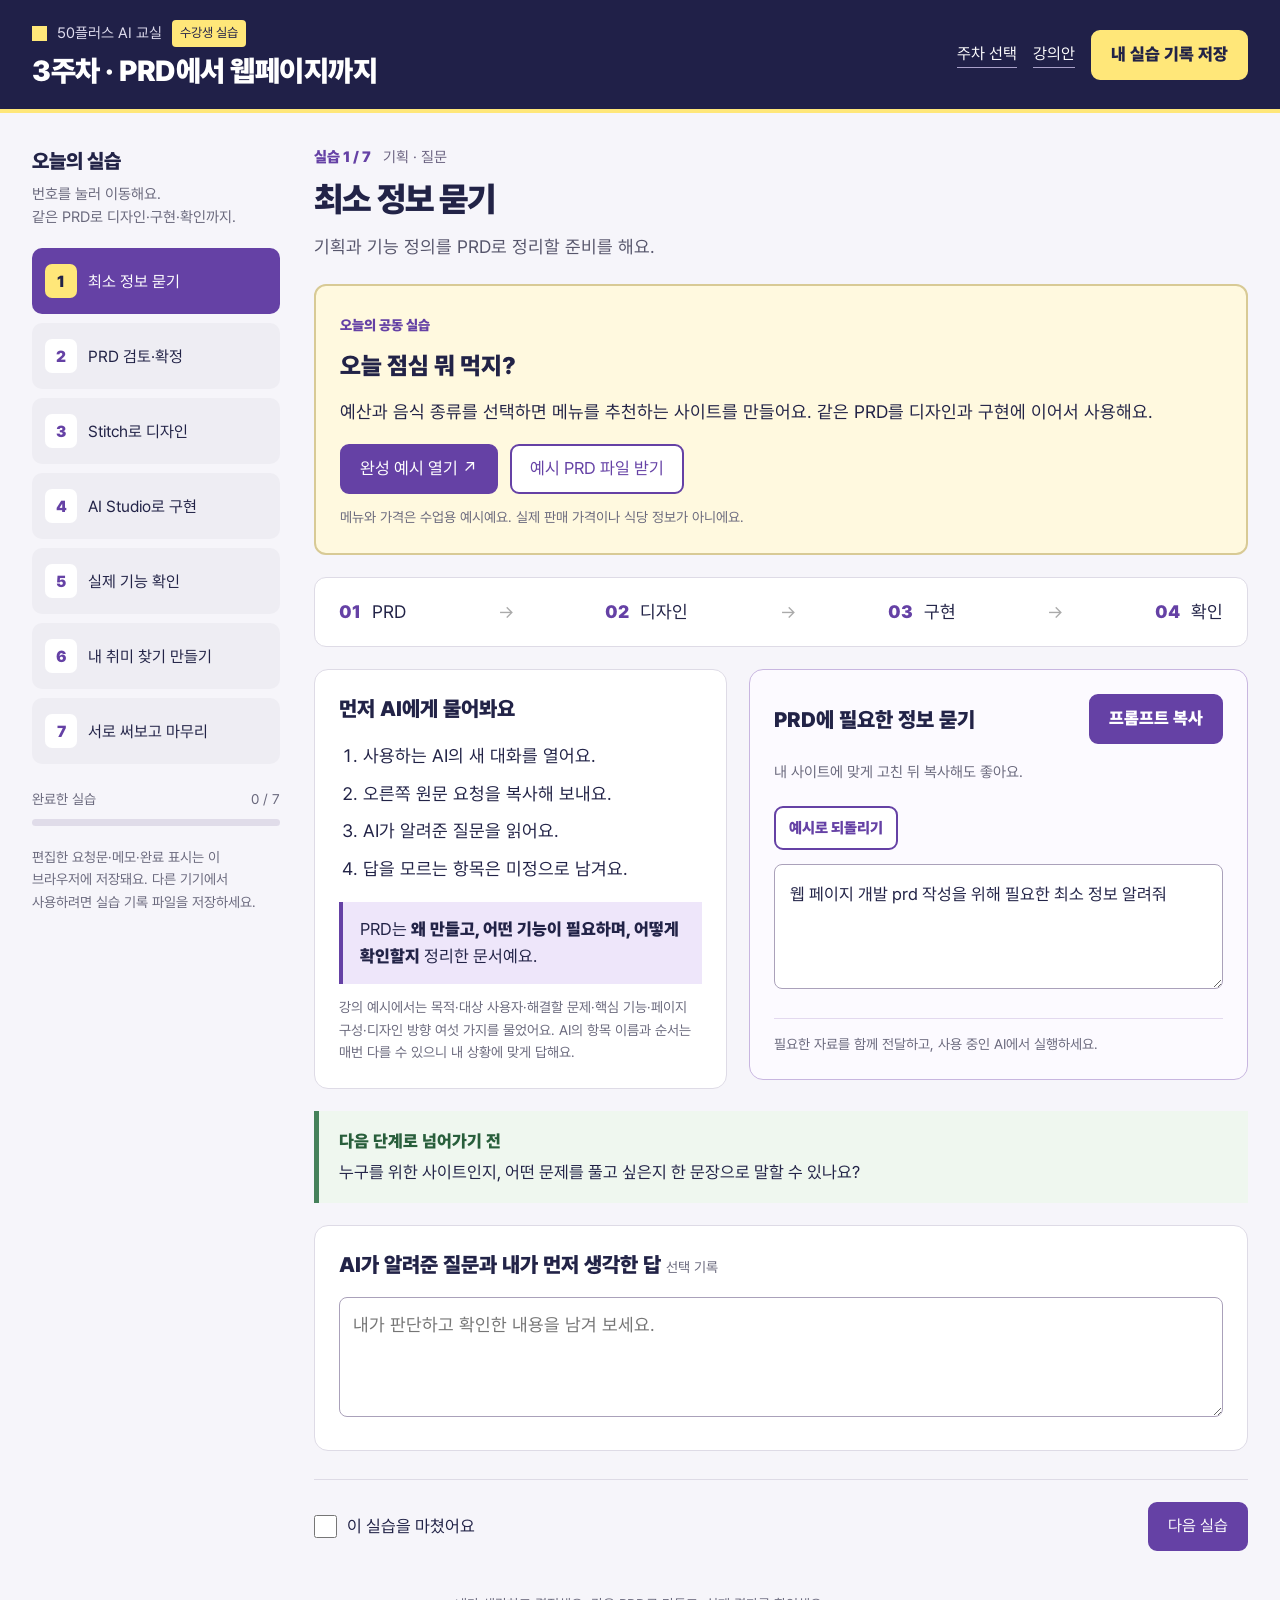
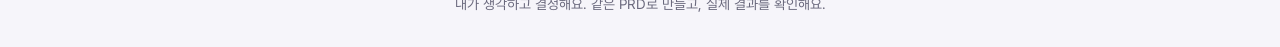
<file: practice-week3.html>
<!doctype html><html lang="ko"><head><meta charset="utf-8"><meta name="viewport" content="width=device-width,initial-scale=1"><meta name="theme-color" content="#202048"><meta name="description" content="50플러스 AI 교실 3주차 실습장. PRD 작성, Google Stitch 디자인, AI Studio 구현과 취미 찾기 독립 실습."><title>3주차 수강생 실습장 · 50플러스 AI 교실</title><link rel="stylesheet" href="./assets/week3-practice.css"><script defer src="./assets/week3-data.js"></script><script defer src="./assets/week3-practice.js"></script></head><body><a class="skip" href="#main">실습 본문으로 건너뛰기</a><header class="site-header"><div class="header-inner"><div><div class="brand-line"><span class="brand-mark" aria-hidden="true"></span>50플러스 AI 교실 <span class="student-badge">수강생 실습</span></div><h1>3주차 · PRD에서 웹페이지까지</h1></div><nav class="header-actions" aria-label="수업 이동"><a class="home-link" href="./index.html">주차 선택</a><a class="home-link" href="./50plus_AI_Week3.html">강의안</a><button class="button yellow" type="button" data-download-record>내 실습 기록 저장</button></nav></div></header><div id="storage-warning" class="storage-warning" role="status" hidden>이 브라우저에서는 자동 저장을 사용할 수 없어요. 페이지를 닫기 전에 ‘내 실습 기록 저장’으로 내려받으세요.</div><div class="layout"><aside class="sidebar"><h2>오늘의 실습</h2><p class="nav-hint">번호를 눌러 이동해요.<br>같은 PRD로 디자인·구현·확인까지.</p><ol class="activity-nav"><li><a class="activity-link" href="#activity-1" data-nav="1"><span class="nav-num">1</span><span class="nav-title">최소 정보 묻기</span><span class="nav-check" aria-label="완료" hidden>✓</span></a></li><li><a class="activity-link" href="#activity-2" data-nav="2"><span class="nav-num">2</span><span class="nav-title">PRD 검토·확정</span><span class="nav-check" aria-label="완료" hidden>✓</span></a></li><li><a class="activity-link" href="#activity-3" data-nav="3"><span class="nav-num">3</span><span class="nav-title">Stitch로 디자인</span><span class="nav-check" aria-label="완료" hidden>✓</span></a></li><li><a class="activity-link" href="#activity-4" data-nav="4"><span class="nav-num">4</span><span class="nav-title">AI Studio로 구현</span><span class="nav-check" aria-label="완료" hidden>✓</span></a></li><li><a class="activity-link" href="#activity-5" data-nav="5"><span class="nav-num">5</span><span class="nav-title">실제 기능 확인</span><span class="nav-check" aria-label="완료" hidden>✓</span></a></li><li><a class="activity-link" href="#activity-6" data-nav="6"><span class="nav-num">6</span><span class="nav-title">내 취미 찾기 만들기</span><span class="nav-check" aria-label="완료" hidden>✓</span></a></li><li><a class="activity-link" href="#activity-7" data-nav="7"><span class="nav-num">7</span><span class="nav-title">서로 써보고 마무리</span><span class="nav-check" aria-label="완료" hidden>✓</span></a></li></ol><div class="progress-box"><div class="progress-text"><span>완료한 실습</span><span id="progress-text">0 / 7</span></div><div class="progress-track" role="progressbar" aria-label="실습 완료" aria-valuemin="0" aria-valuemax="7" aria-valuenow="0"><div id="progress-fill"></div></div></div><p class="save-note">편집한 요청문·메모·완료 표시는 이 브라우저에 저장돼요. 다른 기기에서 사용하려면 실습 기록 파일을 저장하세요.</p></aside><main id="main"><section class="activity" id="activity-1" aria-labelledby="title-1" ><div class="activity-head"><div class="eyebrow">실습 1 / 7 <span>기획 · 질문</span></div><h2 id="title-1" tabindex="-1">최소 정보 묻기</h2><p>기획과 기능 정의를 PRD로 정리할 준비를 해요.</p></div><div class="intro-panel"><span class="tag">오늘의 공동 실습</span><h3>오늘 점심 뭐 먹지?</h3><p>예산과 음식 종류를 선택하면 메뉴를 추천하는 사이트를 만들어요. 같은 PRD를 디자인과 구현에 이어서 사용해요.</p><div class="actions"><a class="button" href="./lunch-example.html" target="_blank" rel="noopener">완성 예시 열기 ↗</a><a class="button secondary" href="./assets/week3-lunch-prd.md" download>예시 PRD 파일 받기</a></div><p class="small">메뉴와 가격은 수업용 예시예요. 실제 판매 가격이나 식당 정보가 아니에요.</p></div><div class="flow"><span><b>01</b> PRD</span><span aria-hidden="true">→</span><span><b>02</b> 디자인</span><span aria-hidden="true">→</span><span><b>03</b> 구현</span><span aria-hidden="true">→</span><span><b>04</b> 확인</span></div><div class="work-grid"><div class="panel "><h3>먼저 AI에게 물어봐요</h3><ol><li>사용하는 AI의 새 대화를 열어요.</li><li>오른쪽 원문 요청을 복사해 보내요.</li><li>AI가 알려준 질문을 읽어요.</li><li>답을 모르는 항목은 미정으로 남겨요.</li></ol><div class="rule">PRD는 <strong>왜 만들고, 어떤 기능이 필요하며, 어떻게 확인할지</strong> 정리한 문서예요.</div><p class="small">강의 예시에서는 목적·대상 사용자·해결할 문제·핵심 기능·페이지 구성·디자인 방향 여섯 가지를 물었어요. AI의 항목 이름과 순서는 매번 다를 수 있으니 내 상황에 맞게 답해요.</p></div><div class="prompt-slot" data-prompt-slot="needs" data-prompt-title="PRD에 필요한 정보 묻기"></div></div><div class="criteria"><strong>다음 단계로 넘어가기 전</strong><p>누구를 위한 사이트인지, 어떤 문제를 풀고 싶은지 한 문장으로 말할 수 있나요?</p></div><div class="panel result-panel"><h3><label for="note-1">AI가 알려준 질문과 내가 먼저 생각한 답</label> <span class="optional">선택 기록</span></h3><textarea class="note-area" id="note-1" data-note="1" placeholder="내가 판단하고 확인한 내용을 남겨 보세요."></textarea></div><div class="activity-bottom"><label class="complete-label"><input type="checkbox" data-complete="1"> 이 실습을 마쳤어요</label><div class="page-actions"><span></span><a class="button" href="#activity-2">다음 실습</a></div></div></section><section class="activity" id="activity-2" aria-labelledby="title-2" hidden><div class="activity-head"><div class="eyebrow">실습 2 / 7 <span>PRD 작성</span></div><h2 id="title-2" tabindex="-1">PRD 검토·확정</h2><p>문서로 정리한 뒤 내 의도와 맞는지 읽고 확정해요.</p></div><div class="work-grid"><div class="panel "><h3>같은 대화에서 이어서 요청해요</h3><ol><li>AI가 알려준 질문에 내 상황으로 답해 보내요.</li><li>오른쪽 원문 요청 ‘정리된 내용 prd 문서로 작성해줘’로 PRD 작성을 부탁해요.</li><li>내가 정하지 않은 기능이 추가됐는지 읽어요.</li><li>입력·결과·예외 상황·완성 기준을 확인해요.</li><li>수정한 확정 PRD를 전체 복사해 보관해요.</li></ol><div class="rule">AI가 제안한 내용도 내가 채택해야 확정된 내용이에요.</div></div><div class="prompt-slot" data-prompt-slot="prdRequest" data-prompt-title="답변을 PRD로 정리하기"></div></div><div class="section-gap"><div class="prompt-slot" data-prompt-slot="prd" data-prompt-title="PRD 예시 · 내 확정본으로 바꿔 붙여넣기"></div><div class="actions"><button class="button secondary" type="button" data-download-prd>편집한 PRD 파일 받기</button><a class="button secondary" href="./assets/week3-lunch-prd.md" download>원본 예시 PRD 받기</a></div><p class="small">위 문서는 예시예요. AI와 확정한 내 PRD로 바꿔 붙여넣으면 이후에도 이 브라우저에 남아요.</p></div><div class="criteria"><strong>다음 단계로 넘어가기 전</strong><p>내 의도와 맞는 PRD를 확정하고 복사했나요? 화면을 만드는 다음 도구에도 같은 문서를 전달해요.</p></div><div class="panel result-panel"><h3><label for="note-2">PRD에서 수정·확정한 내용</label> <span class="optional">선택 기록</span></h3><textarea class="note-area" id="note-2" data-note="2" placeholder="내가 판단하고 확인한 내용을 남겨 보세요."></textarea></div><div class="activity-bottom"><label class="complete-label"><input type="checkbox" data-complete="2"> 이 실습을 마쳤어요</label><div class="page-actions"><a class="button secondary" href="#activity-1">이전 실습</a><a class="button" href="#activity-3">다음 실습</a></div></div></section><section class="activity" id="activity-3" aria-labelledby="title-3" hidden><div class="activity-head"><div class="eyebrow">실습 3 / 7 <span>화면 디자인</span></div><h2 id="title-3" tabindex="-1">Stitch로 디자인</h2><p>PRD를 화면으로 옮기고 배치·글자·색을 다듬어요.</p></div><div class="intro-panel"><h3>화면을 눈으로 보며 결정해요</h3><p>Stitch에서 PRD를 바탕으로 화면 초안을 만들고, 배치·글자·색을 수정해요. 이번 단계에서는 원하는 디자인을 골라요.</p><div class="actions"><a class="button" href="https://stitch.withgoogle.com/" target="_blank" rel="noopener">Google Stitch 열기 ↗</a></div></div><div class="work-grid"><div class="panel "><h3>PRD와 디자인 요청을 함께 전달</h3><ol><li>확정한 PRD와 원하는 화면 설명을 함께 입력해요.</li><li>Stitch가 왼쪽 채팅에 제안한 다음 작업 중 필요한 것을 골라요.</li><li>조건 선택 → 추천 버튼 → 결과 카드 순서와 불편한 부분을 구체적으로 수정해요.</li><li>오른쪽 위 프로토타입 버튼(원 안의 삼각형)으로 화면을 연결해요.</li><li>Preview로 사용 흐름을 확인하고 사용할 디자인을 하나 골라요.</li></ol><div class="rule">‘예쁘게’보다 <strong>어느 부분을 어떻게</strong> 바꿀지 말해요.</div></div><div class="prompt-slot" data-prompt-slot="stitch" data-prompt-title="화면 디자인 요청"></div></div><details class="details"><summary>배치 수정 요청 예시</summary><div class="prompt-slot" data-prompt-slot="layout" data-prompt-title="입력 영역과 버튼 배치 수정"></div></details><details class="details"><summary>글자·색·모바일 수정 요청 예시</summary><div class="prompt-slot" data-prompt-slot="style" data-prompt-title="결과 카드 디자인 수정"></div></details><div class="criteria"><strong>다음 단계로 넘어가기 전</strong><p>내가 고른 디자인에서 조건 입력, 추천 버튼, 결과가 잘 구분되나요? 수정 요청의 현재 상태가 내 화면과 맞나요?</p></div><div class="panel result-panel"><h3><label for="note-3">선택한 디자인과 수정한 이유</label> <span class="optional">선택 기록</span></h3><textarea class="note-area" id="note-3" data-note="3" placeholder="내가 판단하고 확인한 내용을 남겨 보세요."></textarea></div><div class="activity-bottom"><label class="complete-label"><input type="checkbox" data-complete="3"> 이 실습을 마쳤어요</label><div class="page-actions"><a class="button secondary" href="#activity-2">이전 실습</a><a class="button" href="#activity-4">다음 실습</a></div></div></section><section class="activity" id="activity-4" aria-labelledby="title-4" hidden><div class="activity-head"><div class="eyebrow">실습 4 / 7 <span>웹페이지 구현</span></div><h2 id="title-4" tabindex="-1">AI Studio로 구현</h2><p>디자인과 PRD를 함께 전달해 실제 기능을 만들어요.</p></div><div class="work-grid"><div class="panel "><h3>디자인 + 같은 PRD를 전달해요</h3><ol><li>Stitch의 Export 메뉴에서 AI Studio를 고르고 Build with AI Studio를 눌러요.</li><li>AI Studio에 첨부된 Markdown(Stitch 화면 코드)과 아래 프롬프트(PRD)가 함께 왔는지 확인해요.</li><li>PRD와 메뉴 목록이 빠졌다면 붙여넣고, 오른쪽 구현 요청을 보내요.</li><li>바꾸고 싶은 점은 채팅에 현재 문제와 원하는 변경을 구체적으로 적어요.</li><li>수정이 끝난 화면에서 요청한 변경이 반영됐는지 확인해요.</li></ol><div class="rule">지도·현재 위치 기능을 넣었다면 위치 접근 요청이 나올 수 있어요. 항상 나오는 단계는 아니에요.</div><p class="small">메뉴명과 제공 기능은 계정·현재 화면에 따라 다를 수 있어요. 디자인을 내보냈다고 추천 기능까지 완성됐다고 가정하지 않아요.</p><div class="actions"><a class="button" href="https://aistudio.google.com/" target="_blank" rel="noopener">Google AI Studio 열기 ↗</a></div></div><div class="prompt-slot" data-prompt-slot="build" data-prompt-title="PRD를 기준으로 구현 요청"></div></div><div class="criteria"><strong>다음 단계로 넘어가기 전</strong><p>선택한 디자인과 PRD가 함께 전달됐나요? 화면이 보이는 것뿐 아니라 버튼을 눌렀을 때 실제 결과가 나오는지 확인해요.</p></div><div class="panel result-panel"><h3><label for="note-4">구현한 기능과 남은 문제</label> <span class="optional">선택 기록</span></h3><textarea class="note-area" id="note-4" data-note="4" placeholder="내가 판단하고 확인한 내용을 남겨 보세요."></textarea></div><div class="activity-bottom"><label class="complete-label"><input type="checkbox" data-complete="4"> 이 실습을 마쳤어요</label><div class="page-actions"><a class="button secondary" href="#activity-3">이전 실습</a><a class="button" href="#activity-5">다음 실습</a></div></div></section><section class="activity" id="activity-5" aria-labelledby="title-5" hidden><div class="activity-head"><div class="eyebrow">실습 5 / 7 <span>동작 확인</span></div><h2 id="title-5" tabindex="-1">실제 기능 확인</h2><p>레이아웃을 먼저 보고, 추천 버튼을 눌러 PRD의 완성 기준과 비교해요.</p></div><div class="panel"><h3>먼저 레이아웃 확인</h3><ol><li><strong>필요한 버튼</strong> · 추천받기 등 PRD에 적은 버튼이 빠짐없이 있나요?</li><li><strong>원하는 위치</strong> · 조건을 고른 뒤 추천 버튼을 바로 누를 수 있나요?</li><li><strong>잘림·겹침</strong> · 휴대폰에서도 글자와 버튼이 온전히 보이나요?</li></ol><div class="rule">위치가 다르면 <strong>현재 위치 → 원하는 위치</strong>를 구체적으로 알려 수정해요.</div></div><div class="panel section-gap"><div class="panel-top"><h3>세 가지 상황으로 직접 확인해요</h3><a class="button" href="./lunch-example.html" target="_blank" rel="noopener">완성 예시에서 시험하기 ↗</a></div><div class="table-wrap"><table class="guide-table"><thead><tr><th scope="col">조건</th><th scope="col">기대 결과</th></tr></thead><tbody><tr><td>8,000원 이하 + 중식</td><td>짜장면·볶음밥 2개만 표시</td></tr><tr><td>8,000원 이하 + 양식</td><td>결과 없음과 조건 변경 안내</td></tr><tr><td>15,000원 이하 + 상관없음</td><td>중복 없는 후보 3개, 이전 결과 교체</td></tr></tbody></table></div><p class="small">이름·가격이 PRD의 예시 메뉴 목록과 맞는지 확인해요. 휴대폰 크기에서도 글자와 버튼을 살펴봐요.</p></div><div class="section-gap"><div class="prompt-slot" data-prompt-slot="verify" data-prompt-title="실제 기능 확인 요청"></div></div><div class="panel section-gap"><h3>내가 직접 확인한 결과</h3><div class="check-grid"><label for="check-normal">정상 추천<select id="check-normal" data-check="normal"><option value="">아직 선택 안 함</option><option>통과</option><option>수정 필요</option><option>미확인</option></select></label><label for="check-empty">결과 없음<select id="check-empty" data-check="empty"><option value="">아직 선택 안 함</option><option>통과</option><option>수정 필요</option><option>미확인</option></select></label><label for="check-mobile">조건 변경·모바일<select id="check-mobile" data-check="mobile"><option value="">아직 선택 안 함</option><option>통과</option><option>수정 필요</option><option>미확인</option></select></label></div><p class="small">직접 확인한 결과만 기록해요. AI가 확인하지 못한 것은 미확인으로 남기고 내가 실행해 봐요. 문제가 있으면 <strong>입력 조건·기대 결과·실제 결과</strong>를 알려 수정하고 다시 확인해요.</p></div><div class="criteria"><strong>다음 단계로 넘어가기 전</strong><p>세 가지 상황을 눌러 봤나요? 문제가 있으면 수정하고 같은 조건으로 다시 확인해요.</p></div><div class="panel result-panel"><h3><label for="note-5">직접 확인한 결과와 재확인할 내용</label> <span class="optional">선택 기록</span></h3><textarea class="note-area" id="note-5" data-note="5" placeholder="내가 판단하고 확인한 내용을 남겨 보세요."></textarea></div><div class="activity-bottom"><label class="complete-label"><input type="checkbox" data-complete="5"> 이 실습을 마쳤어요</label><div class="page-actions"><a class="button secondary" href="#activity-4">이전 실습</a><a class="button" href="#activity-6">다음 실습</a></div></div></section><section class="activity" id="activity-6" aria-labelledby="title-6" hidden><div class="activity-head"><div class="eyebrow">실습 6 / 7 <span>독립 실습</span></div><h2 id="title-6" tabindex="-1">내 취미 찾기 만들기</h2><p>같은 제작 과정을 다른 주제로 스스로 반복해요.</p></div><div class="intro-panel"><span class="tag">이제 스스로</span><h3>나에게 딱 맞는 취미 찾기</h3><p>관심과 생활 조건을 선택하면 해볼 만한 취미, 추천 이유, 시작 방법을 알려주는 웹페이지를 만들어요.</p></div><div class="work-grid"><div class="panel "><h3>내 서비스에 필요한 정보를 골라요</h3><dl class="answer-list"><div><dt>관심·목표</dt><dd>운동, 창작, 배움, 휴식, 사람 만나기</dd></div><div><dt>시간·예산</dt><dd>한 번에 가능한 시간, 시작·월 비용</dd></div><div><dt>활동 방식</dt><dd>실내·실외, 혼자·함께, 원하는 활동량</dd></div><div><dt>시기</dt><dd>시작할 계절이나 시기</dd></div><div><dt>나이·성별</dt><dd>필요한 경우 선택 입력으로 고려</dd></div></dl><div class="rule">나이·성별만으로 취향이나 신체 능력을 정하지 않아요. <strong>실제 관심과 생활 조건</strong>을 먼저 확인해요.</div><p class="small">각 정보가 추천에 어떻게 쓰일지 설명해 보고, 꼭 필요하지 않은 항목은 필수 입력으로 두지 않아도 돼요.</p></div><div class="prompt-slot" data-prompt-slot="hobbyBrief" data-prompt-title="취미 찾기 기획 시작"></div></div><div class="panel section-gap"><h3>앞 과정을 내 주제로 반복해요</h3><ol><li>최소 정보를 묻고 내 상황에 맞춰 답해요.</li><li>‘prd로 작성해’로 문서를 만들고 읽어 확정해요.</li><li>같은 PRD로 Stitch에서 디자인을 골라요.</li><li>디자인과 PRD를 AI Studio에 전달해 구현해요.</li><li>조건을 바꿔가며 기능을 확인해요.</li></ol><div class="actions"><a class="button secondary" href="#activity-1">첫 단계 다시 보기</a><a class="button secondary" href="#activity-2">PRD 작성 순서 보기</a></div></div><div class="criteria"><strong>다음 단계로 넘어가기 전</strong><p>점심 메뉴 예시를 그대로 제출하지 않고, 내 취미 찾기 서비스의 대상·입력·결과·완성 기준을 정했나요?</p></div><div class="panel result-panel"><h3><label for="note-6">내 취미 찾기 서비스의 PRD·디자인·프로젝트 위치</label> <span class="optional">선택 기록</span></h3><textarea class="note-area" id="note-6" data-note="6" placeholder="내가 판단하고 확인한 내용을 남겨 보세요."></textarea></div><div class="activity-bottom"><label class="complete-label"><input type="checkbox" data-complete="6"> 이 실습을 마쳤어요</label><div class="page-actions"><a class="button secondary" href="#activity-5">이전 실습</a><a class="button" href="#activity-7">다음 실습</a></div></div></section><section class="activity" id="activity-7" aria-labelledby="title-7" hidden><div class="activity-head"><div class="eyebrow">실습 7 / 7 <span>확인 · 개선</span></div><h2 id="title-7" tabindex="-1">서로 써보고 마무리</h2><p>다른 사람의 사용 모습을 보고 한 가지를 개선해요.</p></div><div class="work-grid"><div class="panel "><h3>설명 없이 다른 사람이 써보게 해요</h3><ol><li>수강생 한 명에게 내 페이지를 열어줘요.</li><li>조건을 고르고 추천을 받아보게 해요.</li><li>선택한 조건이 결과에 반영됐는지 함께 봐요.</li><li>어디에서 멈췄는지, 무엇이 헷갈렸는지 물어요.</li><li>한 가지를 수정한 뒤 다시 확인해요.</li></ol><div class="rule">예쁜 화면과 실제로 쓰기 편한 화면을 함께 확인해요.</div></div><div class="prompt-slot" data-prompt-slot="hobbyVerify" data-prompt-title="취미 찾기 기능 확인"></div></div><div class="panel section-gap"><h3>오늘 남길 네 가지</h3><div class="deliverables"><div><b>01</b><strong>확정 PRD</strong><span>내가 결정한 목적·기능·기준</span></div><div><b>02</b><strong>선택한 디자인</strong><span>사용할 화면과 수정 내용</span></div><div><b>03</b><strong>작동하는 페이지</strong><span>미리보기 또는 저장한 프로젝트</span></div><div><b>04</b><strong>확인 기록</strong><span>통과·수정·미확인 사항</span></div></div><div class="actions"><button class="button yellow" type="button" data-download-record>내 실습 기록 저장</button></div></div><div class="criteria"><strong>다음 단계로 넘어가기 전</strong><p>무엇을 위한 기능인지, 무엇을 고쳤는지, 남은 문제가 무엇인지 설명할 수 있나요?</p></div><div class="panel result-panel"><h3><label for="note-7">사용자가 막힌 지점, 고친 내용, 남은 문제</label> <span class="optional">선택 기록</span></h3><textarea class="note-area" id="note-7" data-note="7" placeholder="내가 판단하고 확인한 내용을 남겨 보세요."></textarea></div><div class="activity-bottom"><label class="complete-label"><input type="checkbox" data-complete="7"> 이 실습을 마쳤어요</label><div class="page-actions"><a class="button secondary" href="#activity-6">이전 실습</a><button class="button" type="button" data-download-record>기록 저장</button></div></div></section><noscript><div class="panel">실습 단계를 이동하고 요청문을 보려면 브라우저에서 JavaScript를 켜 주세요.</div></noscript></main></div><footer class="site-footer">내가 생각하고 결정해요. 같은 PRD로 만들고, 실제 결과를 확인해요.</footer><dialog id="copy-dialog" class="copy-dialog" aria-labelledby="copy-title"><h2 id="copy-title">복사할 내용을 선택했어요</h2><p>자동 복사가 되지 않아 내용을 준비했어요. Ctrl+C 또는 기기의 복사 메뉴를 사용하세요.</p><textarea id="copy-text" aria-label="복사할 요청문" readonly></textarea><button class="button" type="button" data-close-copy>닫기</button></dialog><div id="toast" class="toast" role="status" aria-live="polite" hidden></div></body></html>
</file>
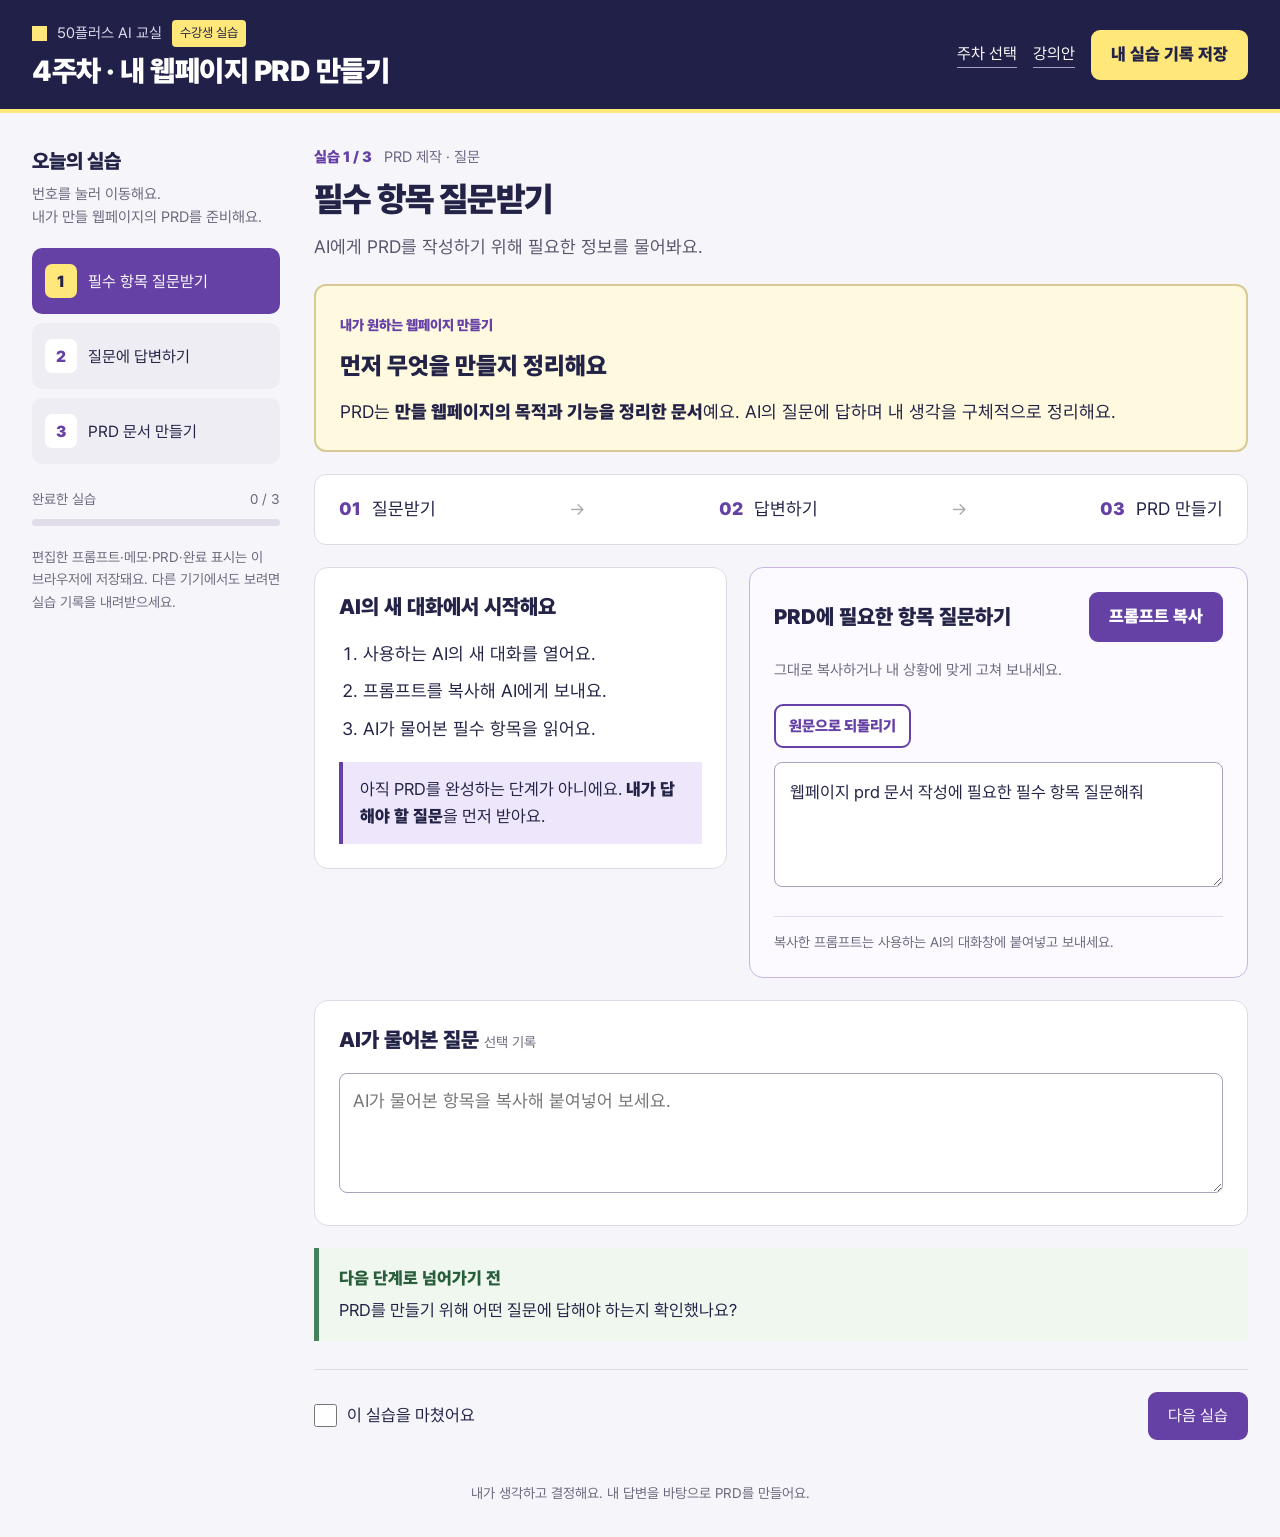
<file: practice-week4.html>
<!doctype html>
<html lang="ko">
<head>
  <meta charset="utf-8">
  <meta name="viewport" content="width=device-width,initial-scale=1">
  <meta name="theme-color" content="#202048">
  <meta name="description" content="50플러스 AI 교실 4주차 수강생 실습장. 필수 항목 질문받기, 답변하기, 내 웹페이지 PRD 문서 만들기.">
  <title>4주차 수강생 실습장 · 50플러스 AI 교실</title>
  <link rel="stylesheet" href="./assets/week4-practice.css">
  <script defer src="./assets/week4-practice.js"></script>
</head>
<body>
<a class="skip" href="#main">실습 본문으로 건너뛰기</a>
<header class="site-header"><div class="header-inner">
  <div><div class="brand-line"><span class="brand-mark" aria-hidden="true"></span>50플러스 AI 교실 <span class="student-badge">수강생 실습</span></div><h1>4주차 · 내 웹페이지 PRD 만들기</h1></div>
  <nav class="header-actions" aria-label="수업 이동"><a class="home-link" href="./index.html">주차 선택</a><a class="home-link" href="./50plus_AI_Week4.html">강의안</a><button class="button yellow" type="button" data-download-record>내 실습 기록 저장</button></nav>
</div></header>
<div id="storage-warning" class="storage-warning" role="status" hidden>이 브라우저에서는 자동 저장을 사용할 수 없어요. 페이지를 닫기 전에 ‘내 실습 기록 저장’으로 내려받으세요.</div>
<div class="layout">
<aside class="sidebar">
  <h2>오늘의 실습</h2><p class="nav-hint">번호를 눌러 이동해요.<br>내가 만들 웹페이지의 PRD를 준비해요.</p>
  <ol class="activity-nav">
    <li><a class="activity-link" href="#activity-1" data-nav="1"><span class="nav-num">1</span><span class="nav-title">필수 항목 질문받기</span><span class="nav-check" aria-label="완료" hidden>✓</span></a></li>
    <li><a class="activity-link" href="#activity-2" data-nav="2"><span class="nav-num">2</span><span class="nav-title">질문에 답변하기</span><span class="nav-check" aria-label="완료" hidden>✓</span></a></li>
    <li><a class="activity-link" href="#activity-3" data-nav="3"><span class="nav-num">3</span><span class="nav-title">PRD 문서 만들기</span><span class="nav-check" aria-label="완료" hidden>✓</span></a></li>
  </ol>
  <div class="progress-box"><div class="progress-text"><span>완료한 실습</span><span id="progress-text">0 / 3</span></div><div class="progress-track" role="progressbar" aria-label="실습 완료" aria-valuemin="0" aria-valuemax="3" aria-valuenow="0"><div id="progress-fill"></div></div></div>
  <p class="save-note">편집한 프롬프트·메모·PRD·완료 표시는 이 브라우저에 저장돼요. 다른 기기에서도 보려면 실습 기록을 내려받으세요.</p>
</aside>
<main id="main">
<section class="activity" id="activity-1" aria-labelledby="title-1">
  <div class="activity-head"><div class="eyebrow">실습 1 / 3 <span>PRD 제작 · 질문</span></div><h2 id="title-1" tabindex="-1">필수 항목 질문받기</h2><p>AI에게 PRD를 작성하기 위해 필요한 정보를 물어봐요.</p></div>
  <div class="intro-panel"><span class="tag">내가 원하는 웹페이지 만들기</span><h3>먼저 무엇을 만들지 정리해요</h3><p>PRD는 <strong>만들 웹페이지의 목적과 기능을 정리한 문서</strong>예요. AI의 질문에 답하며 내 생각을 구체적으로 정리해요.</p></div>
  <div class="flow" aria-label="PRD 작성 순서"><span><b>01</b> 질문받기</span><span aria-hidden="true">→</span><span><b>02</b> 답변하기</span><span aria-hidden="true">→</span><span><b>03</b> PRD 만들기</span></div>
  <div class="work-grid">
    <div class="panel"><h3>AI의 새 대화에서 시작해요</h3><ol><li>사용하는 AI의 새 대화를 열어요.</li><li>프롬프트를 복사해 AI에게 보내요.</li><li>AI가 물어본 필수 항목을 읽어요.</li></ol><div class="rule">아직 PRD를 완성하는 단계가 아니에요. <strong>내가 답해야 할 질문</strong>을 먼저 받아요.</div></div>
    <div class="panel prompt-panel">
      <div class="panel-top"><h3>PRD에 필요한 항목 질문하기</h3><button class="button" type="button" data-copy-prompt="questions" aria-label="PRD에 필요한 항목 질문하기 프롬프트 복사">프롬프트 복사</button></div>
      <label class="prompt-label" for="prompt-questions">그대로 복사하거나 내 상황에 맞게 고쳐 보내세요.</label><button class="button secondary small reset-prompt" type="button" data-reset="questions">원문으로 되돌리기</button>
      <textarea id="prompt-questions" class="prompt-edit short" data-prompt="questions" spellcheck="false">웹페이지 prd 문서 작성에 필요한 필수 항목 질문해줘</textarea>
      <p class="prompt-footer">복사한 프롬프트는 사용하는 AI의 대화창에 붙여넣고 보내세요.</p>
    </div>
  </div>
  <div class="panel result-panel"><h3><label for="note-1">AI가 물어본 질문</label> <span class="optional">선택 기록</span></h3><textarea class="note-area" id="note-1" data-note="1" placeholder="AI가 물어본 항목을 복사해 붙여넣어 보세요."></textarea></div>
  <div class="criteria"><strong>다음 단계로 넘어가기 전</strong><p>PRD를 만들기 위해 어떤 질문에 답해야 하는지 확인했나요?</p></div>
  <div class="activity-bottom"><label class="complete-label"><input type="checkbox" data-complete="1"> 이 실습을 마쳤어요</label><div class="page-actions"><a class="button" href="#activity-2">다음 실습</a></div></div>
</section>

<section class="activity" id="activity-2" aria-labelledby="title-2" hidden>
  <div class="activity-head"><div class="eyebrow">실습 2 / 3 <span>PRD 제작 · 답변</span></div><h2 id="title-2" tabindex="-1">질문에 답변하기</h2><p>내가 만들 웹페이지를 기준으로, AI가 물어본 항목에 답해요.</p></div>
  <div class="work-grid">
    <div class="panel"><h3>같은 대화에서 이어서 답해요</h3><ol><li>AI가 물어본 질문을 하나씩 읽어요.</li><li>내가 만들고 싶은 웹페이지에 맞게 답해요.</li><li>추가 질문이 오면 이어서 답해요.</li></ol><div class="rule">정하지 못한 내용은 <strong>‘아직 미정’</strong>이라고 답하고 AI와 함께 정리해도 좋아요.</div></div>
    <div class="panel answer-panel"><div class="panel-top"><h3><label for="note-2">질문별 내 답변</label></h3><button class="button" type="button" data-copy-answer disabled>답변 복사</button></div><p class="small answer-help" id="answer-help">AI 대화에서 바로 답해도 좋아요. 아래는 보내기 전에 답변을 정리하는 메모예요.</p><textarea class="note-area answer-area" id="note-2" data-note="2" aria-describedby="answer-help" placeholder="AI의 질문과 내가 생각한 답변을 적어 보세요."></textarea><p class="prompt-footer">답변을 복사한 뒤, 질문을 받았던 AI 대화에 보내세요.</p></div>
  </div>
  <details class="details"><summary>1단계에 기록한 질문 보기</summary><p id="saved-questions" class="saved-questions">1단계에서 질문을 기록하면 이곳에서도 볼 수 있어요.</p></details>
  <div class="criteria"><strong>다음 단계로 넘어가기 전</strong><p>필수 항목에 대한 답변을 AI에게 모두 보냈나요? 답변을 마친 뒤 PRD 작성을 요청해요.</p></div>
  <div class="activity-bottom"><label class="complete-label"><input type="checkbox" data-complete="2"> 이 실습을 마쳤어요</label><div class="page-actions"><a class="button secondary" href="#activity-1">이전 실습</a><a class="button" href="#activity-3">다음 실습</a></div></div>
</section>

<section class="activity" id="activity-3" aria-labelledby="title-3" hidden>
  <div class="activity-head"><div class="eyebrow">실습 3 / 3 <span>PRD 제작 · 문서 정리</span></div><h2 id="title-3" tabindex="-1">PRD 문서 만들기</h2><p>답변을 마친 뒤, 같은 대화에서 PRD 문서로 정리해 달라고 요청해요.</p></div>
  <div class="work-grid">
    <div class="panel"><h3>답변 완료 후 보내세요</h3><ol><li>아래 프롬프트를 복사해 같은 AI 대화에 보내요.</li><li>AI가 정리한 PRD가 내 의도와 맞는지 읽어요.</li><li>고칠 부분이 있으면 알려주고 다시 정리해요.</li><li>완성된 PRD를 복사해 보관해요.</li></ol><div class="rule"><strong>코드블럭</strong>은 내용을 복사하기 쉬운 상자 형태로 정리해 달라는 뜻이에요.</div></div>
    <div class="panel prompt-panel">
      <div class="panel-top"><h3>답변을 PRD 문서로 정리하기</h3><button class="button" type="button" data-copy-prompt="document" aria-label="답변을 PRD 문서로 정리하기 프롬프트 복사">프롬프트 복사</button></div>
      <label class="prompt-label" for="prompt-document">답변을 모두 보낸 뒤, 같은 대화에서 이어서 요청해요.</label><button class="button secondary small reset-prompt" type="button" data-reset="document">원문으로 되돌리기</button>
      <textarea id="prompt-document" class="prompt-edit short" data-prompt="document" spellcheck="false">Prd 문서로 만들어서 코드블럭에 정리해줘.</textarea>
      <p class="prompt-footer">앞서 답변한 내용이 담긴 PRD를 받을 수 있도록 대화를 이어가세요.</p>
    </div>
  </div>
  <div class="panel result-panel"><div class="panel-top"><h3><label for="my-prd">작성된 내 PRD</label></h3><span class="optional">AI에서 받은 문서 보관</span></div><p class="small prd-help" id="prd-help">AI가 만들어준 PRD 내용을 붙여넣으세요. 내 의도에 맞게 확인하고 수정한 문서를 다음 디자인 단계에 사용해요.</p><textarea id="my-prd" class="prompt-edit long" data-prd spellcheck="false" aria-describedby="prd-help" placeholder="AI가 작성한 PRD 문서 전체를 붙여넣으세요."></textarea><div class="actions"><button class="button" type="button" data-copy-prd disabled>내 PRD 복사</button><button class="button secondary" type="button" data-download-prd disabled>내 PRD 파일 받기</button></div></div>
  <div class="criteria"><strong>이번 실습의 결과</strong><p>내 웹페이지의 목적과 핵심 기능을 정리한 PRD를 보관했나요? 다음 디자인 단계에서도 이 문서를 사용해요.</p></div>
  <div class="activity-bottom"><label class="complete-label"><input type="checkbox" data-complete="3"> 이 실습을 마쳤어요</label><div class="page-actions"><a class="button secondary" href="#activity-2">이전 실습</a><button class="button" type="button" data-download-record>실습 기록 저장</button></div></div>
</section>
<noscript><div class="panel">실습 단계를 이동하고 프롬프트를 복사하려면 브라우저에서 JavaScript를 켜 주세요.</div></noscript>
</main></div>
<footer class="site-footer">내가 생각하고 결정해요. 내 답변을 바탕으로 PRD를 만들어요.</footer>
<dialog id="copy-dialog" class="copy-dialog" aria-labelledby="copy-title"><h2 id="copy-title">복사할 내용을 선택했어요</h2><p>자동 복사가 되지 않아 내용을 준비했어요. Ctrl+C 또는 기기의 복사 메뉴를 사용하세요.</p><textarea id="copy-text" aria-label="복사할 내용" readonly></textarea><button class="button" type="button" data-close-copy>닫기</button></dialog>
<div id="toast" class="toast" role="status" aria-live="polite" hidden></div>
</body></html>
</file>
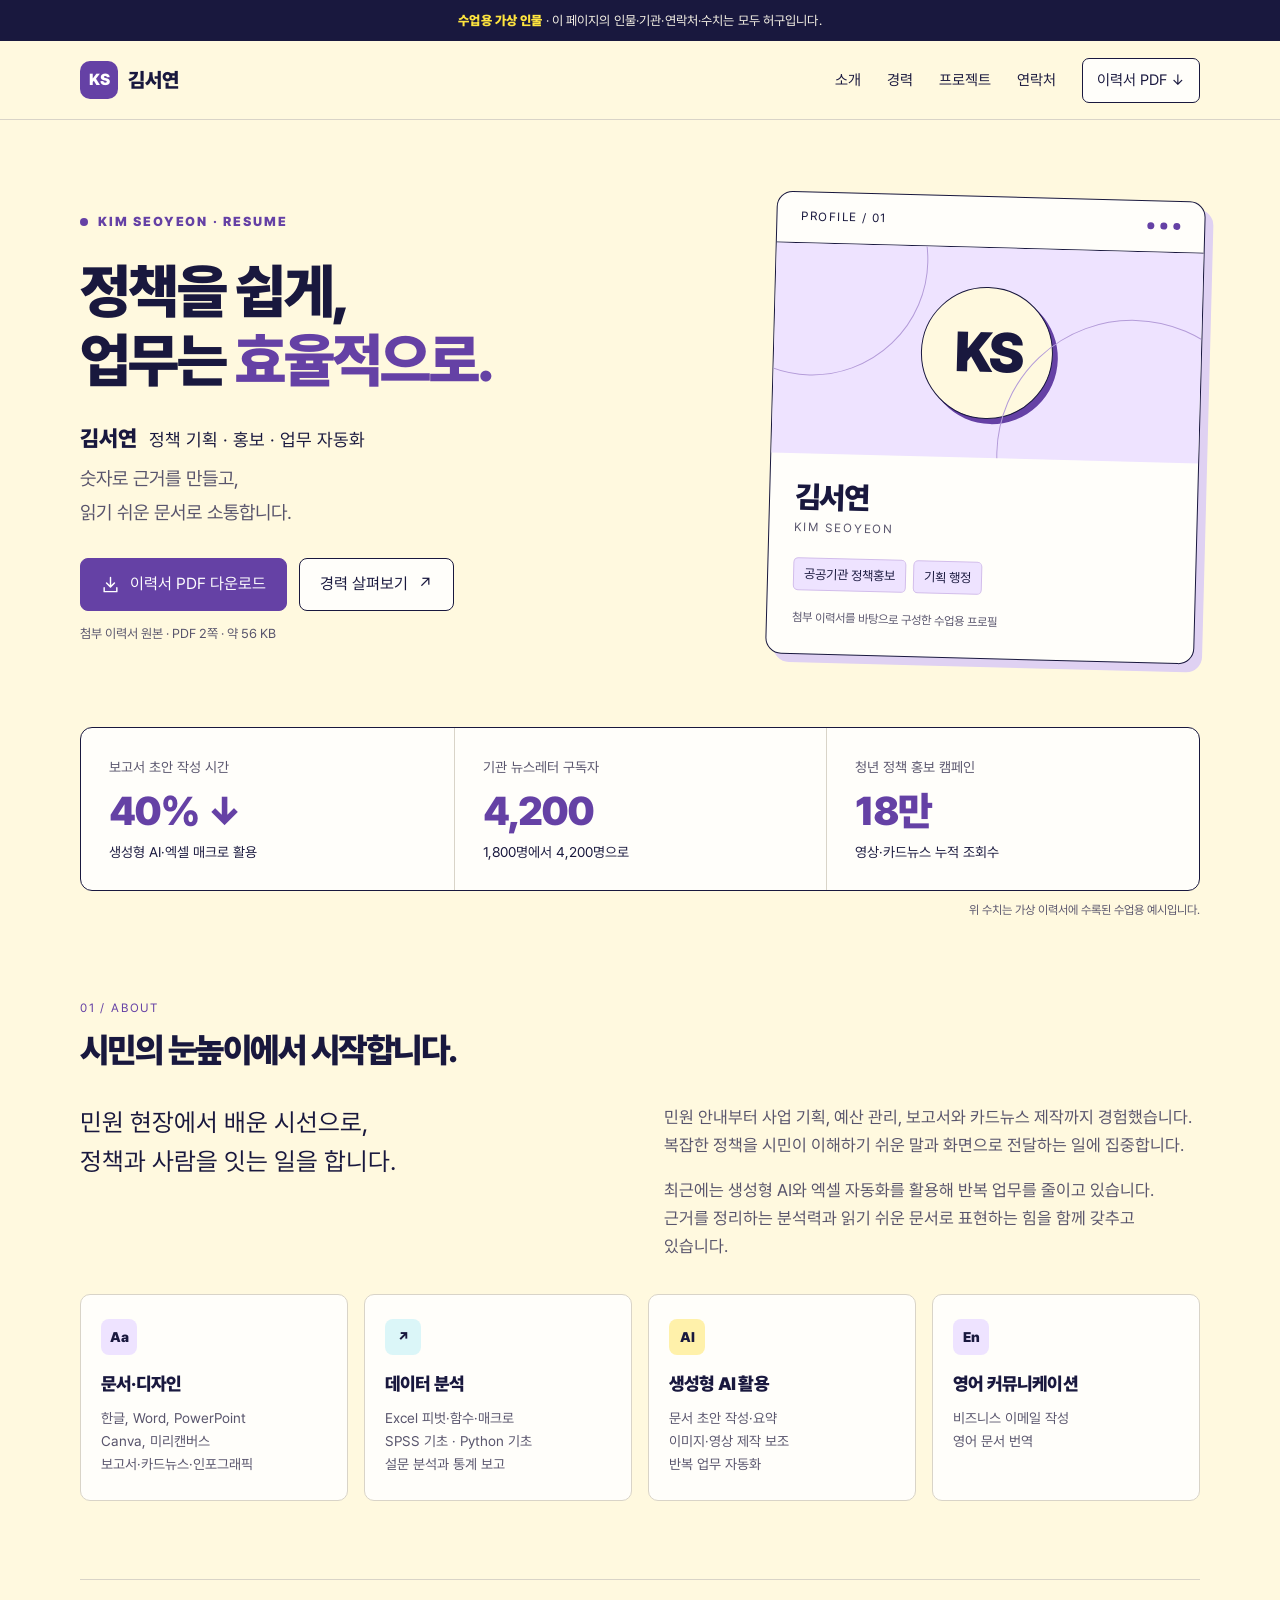
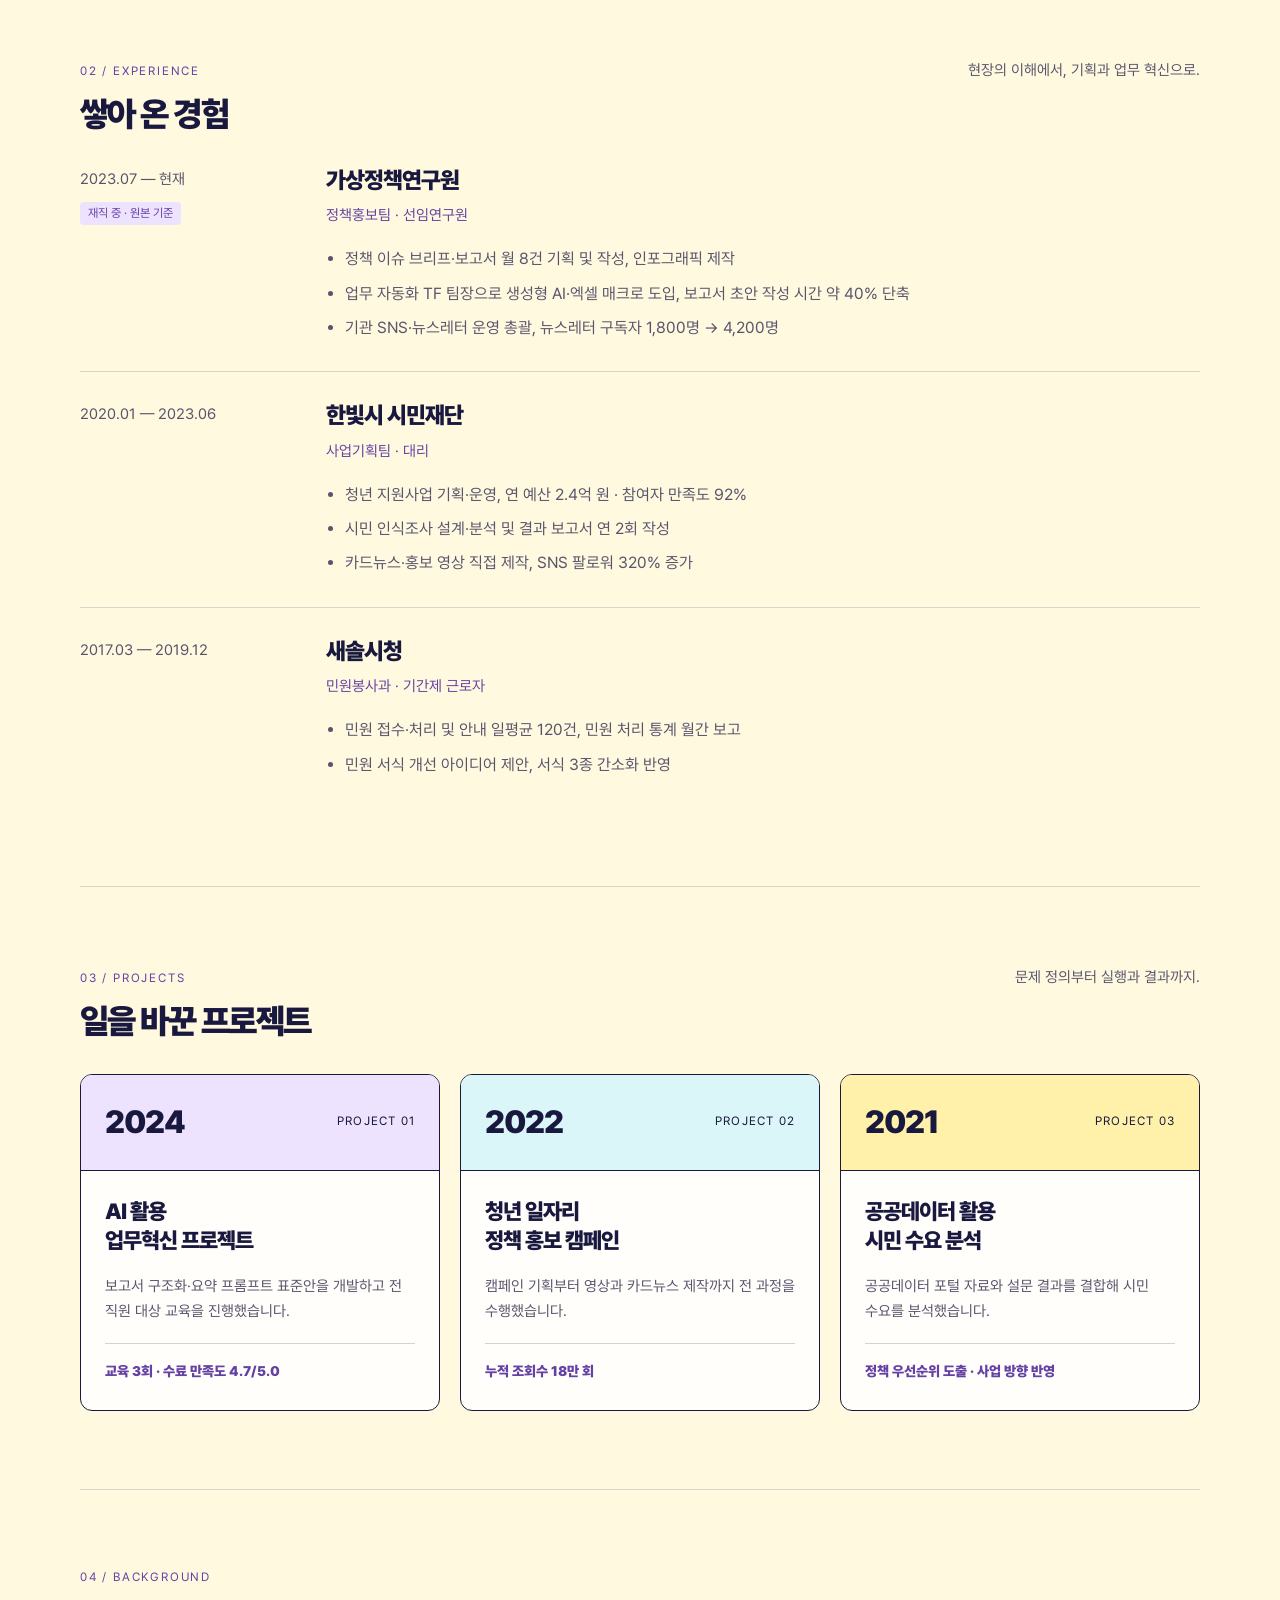
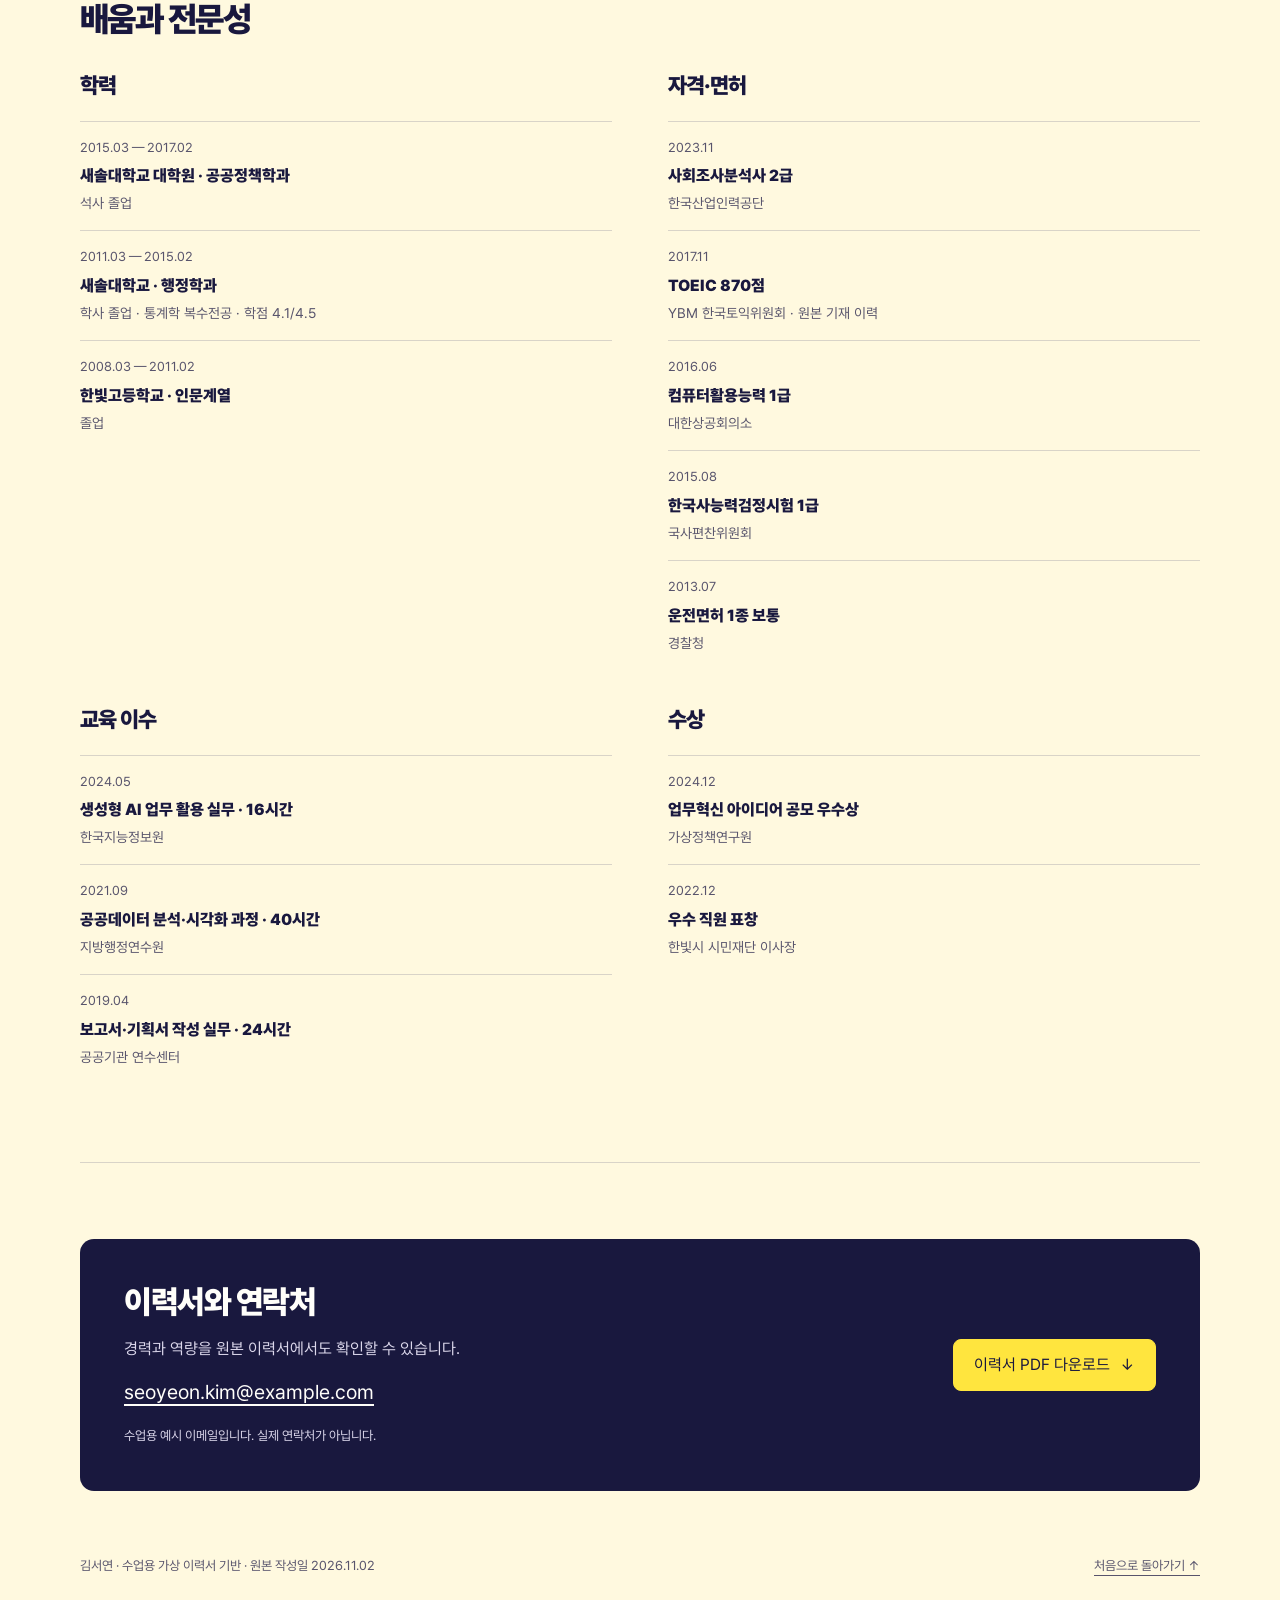
<file: resume-example.html>
<!doctype html>
<html lang="ko">
<head>
<meta charset="utf-8">
<meta name="viewport" content="width=device-width,initial-scale=1">
<meta name="theme-color" content="#fff9df">
<meta name="description" content="김서연의 자기소개·이력서 페이지. 수업용 가상 이력서를 바탕으로 만든 웹페이지 실습 예시입니다.">
<title>김서연 · 자기소개와 이력서 | 수업용 예시</title>
<link rel="icon" href="data:image/svg+xml,%3Csvg xmlns='http://www.w3.org/2000/svg' viewBox='0 0 32 32'%3E%3Crect width='32' height='32' rx='8' fill='%236541a5'/%3E%3Cpath d='M9 8v16M9 16l13-8M9 16l13 8' stroke='%23fff9df' stroke-width='3'/%3E%3C/svg%3E">
<style>
@font-face{font-family:Pretendard;src:url('./assets/Pretendard-Regular.otf') format('opentype');font-weight:400;font-display:swap}
@font-face{font-family:'Pretendard Black';src:url('./assets/Pretendard-Black.otf') format('opentype');font-weight:900;font-display:swap}
:root{--ink:#19183e;--paper:#fff9df;--white:#fffefa;--purple:#6541a5;--lavender:#eee3ff;--line:#d9d4c8;--muted:#58546c;--aqua:#dbf6f8;--yellow:#ffe53e}
*{box-sizing:border-box}html{scroll-behavior:smooth;scroll-padding-top:104px}body{margin:0;color:var(--ink);background:var(--paper);font-family:Pretendard;font-weight:400;font-synthesis:none;line-height:1.65}a{color:inherit;text-underline-offset:5px}button{font:inherit}a,button{-webkit-tap-highlight-color:transparent}a:focus-visible,button:focus-visible{outline:3px solid var(--purple);outline-offset:5px}h1,h2,h3,strong,.heavy{font-family:'Pretendard Black';font-weight:900}h1,h2,h3,p{margin-top:0}h1,h2,h3{letter-spacing:-.045em;line-height:1.2}svg{flex-shrink:0}::selection{background:#e4d2ff}.wrap{width:min(1120px,calc(100% - 64px));margin-inline:auto}.skip-link{position:fixed;left:16px;top:-100px;z-index:10;padding:12px;background:var(--ink);color:white}.skip-link:focus{top:12px}.sample-banner{background:var(--ink);color:#faf6e9;text-align:center;padding:10px 24px;font-size:13px;letter-spacing:.01em}.sample-banner strong{color:var(--yellow)}.site-header{position:sticky;top:0;z-index:5;background:#fff9dff5;border-bottom:1px solid var(--line);backdrop-filter:blur(12px)}.header-inner{min-height:78px;display:flex;align-items:center;justify-content:space-between;gap:20px}.brand{display:flex;align-items:center;gap:10px;text-decoration:none;font-family:'Pretendard Black';font-size:20px}.brand-mark{display:grid;place-items:center;background:var(--purple);color:white;border-radius:10px;width:38px;height:38px;font-size:16px}.nav{display:flex;align-items:center;gap:26px;font-size:15px}.nav a{text-decoration:none;padding-block:10px}.nav a:hover{color:var(--purple)}.nav .nav-pdf{padding:9px 14px;border:1px solid var(--ink);border-radius:7px;background:var(--white)}
.hero{padding:76px 0 68px;display:grid;grid-template-columns:1.45fr 1fr;gap:70px;align-items:center}.eyebrow{display:flex;align-items:center;gap:10px;color:var(--purple);font-family:'Pretendard Black';font-size:13px;letter-spacing:.14em;margin-bottom:24px}.eyebrow::before{content:'';height:8px;width:8px;background:var(--purple);border-radius:50%}.hero h1{font-size:clamp(40px,4.6vw,62px);line-height:1.18;margin-bottom:24px;word-break:keep-all}.hero h1 span{color:var(--purple)}.hero-description{max-width:540px;font-size:19px;line-height:1.8;word-break:keep-all;color:var(--muted)}.hero-name{font-size:18px;margin-bottom:6px}.hero-name strong{font-size:22px;margin-right:12px}.actions{display:flex;align-items:center;gap:12px;flex-wrap:wrap;margin-top:28px}.button{display:inline-flex;align-items:center;justify-content:center;gap:10px;min-height:50px;padding:12px 20px;border-radius:8px;text-decoration:none;border:1px solid var(--ink);background:var(--white);transition:transform .18s,box-shadow .18s}.button:hover{transform:translateY(-2px);box-shadow:0 4px 0 #19183e20}.button.primary{color:white;background:var(--purple);border-color:var(--purple)}.file-note{margin:12px 0 0;color:var(--muted);font-size:13px}.profile-card{position:relative;border:1px solid var(--ink);border-radius:16px;background:var(--white);box-shadow:8px 8px 0 #dfd1f2;transform:rotate(1.5deg);overflow:hidden}.profile-top{display:flex;justify-content:space-between;align-items:center;border-bottom:1px solid var(--ink);padding:15px 24px;font-size:12px;letter-spacing:.12em}.dot-group{display:flex;gap:6px}.dot-group i{width:7px;height:7px;border-radius:50%;background:var(--purple)}.profile-visual{height:210px;background:var(--lavender);position:relative;display:grid;place-items:center;overflow:hidden}.profile-visual::before,.profile-visual::after{content:'';position:absolute;border:1px solid #b49cd9;width:230px;height:230px;border-radius:50%;left:-80px;top:-100px}.profile-visual::after{left:auto;right:-70px;top:auto;bottom:-130px;width:270px;height:270px}.monogram{width:132px;height:132px;display:grid;place-items:center;border-radius:50%;background:var(--paper);border:1px solid var(--ink);font-family:'Pretendard Black';font-size:56px;letter-spacing:-.08em;box-shadow:5px 5px 0 var(--purple);position:relative}.profile-body{padding:25px}.profile-body h2{font-size:30px;margin-bottom:4px}.profile-body .english{font-size:12px;letter-spacing:.16em;color:var(--muted);margin-bottom:19px}.tags{display:flex;flex-wrap:wrap;gap:7px}.tag{padding:5px 10px;border:1px solid var(--line);border-radius:5px;font-size:13px;background:var(--white)}.tag.purple{background:var(--lavender);border-color:#d2bdeb}.profile-caption{font-size:12px;color:var(--muted);margin:18px 0 0}.highlights{display:grid;grid-template-columns:repeat(3,1fr);border:1px solid var(--ink);border-radius:12px;overflow:hidden;background:var(--white)}.highlight{padding:26px 28px}.highlight+.highlight{border-left:1px solid var(--line)}.highlight .number{display:block;font-family:'Pretendard Black';font-size:40px;letter-spacing:-.05em;line-height:1.1;margin:8px 0;color:var(--purple)}.highlight .label{font-size:14px;color:var(--muted)}.highlight .detail{margin:0;font-size:14px}.fiction-note{margin:10px 0 0;text-align:right;font-size:12px;color:var(--muted)}
.section{padding:78px 0;border-bottom:1px solid var(--line)}.section-heading{display:flex;align-items:baseline;justify-content:space-between;gap:20px;margin-bottom:32px}.section-heading h2{font-size:34px;margin:0}.section-index{font-size:12px;letter-spacing:.15em;color:var(--purple);margin-bottom:12px}.section-heading>p{color:var(--muted);font-size:15px;margin:0}.about-grid{display:grid;grid-template-columns:1fr 1fr;gap:48px}.about-lead{font-size:25px;line-height:1.55;word-break:keep-all;margin:0}.about-detail{font-size:17px;color:var(--muted);word-break:keep-all}.about-detail p:last-child{margin-bottom:0}.skill-grid{display:grid;grid-template-columns:repeat(4,1fr);gap:16px;margin-top:34px}.skill{padding:24px 20px;background:var(--white);border:1px solid var(--line);border-radius:10px}.skill .skill-mark{display:grid;place-items:center;width:36px;height:36px;background:var(--lavender);border-radius:8px;margin-bottom:18px;font-family:'Pretendard Black';font-size:14px}.skill:nth-child(2) .skill-mark{background:var(--aqua)}.skill:nth-child(3) .skill-mark{background:#fff1aa}.skill h3{font-size:18px;margin-bottom:12px}.skill p{font-size:14px;color:var(--muted);margin:0}.career-item{display:grid;grid-template-columns:210px 1fr;gap:36px;padding:30px 0;border-top:1px solid var(--line)}.career-item:first-of-type{border-top:0;padding-top:0}.career-date{font-size:15px;color:var(--muted)}.current{display:inline-block;background:var(--lavender);color:var(--purple);padding:2px 8px;border-radius:4px;font-size:12px;margin-top:10px}.career-content h3{font-size:23px;margin-bottom:9px}.career-role{font-size:15px;color:var(--purple);margin-bottom:18px}.career-content ul{margin:0;padding-left:19px;color:var(--muted);font-size:16px}.career-content li+li{margin-top:8px}.project-grid{display:grid;grid-template-columns:repeat(3,1fr);gap:20px}.project{background:var(--white);border:1px solid var(--ink);border-radius:12px;overflow:hidden}.project-top{height:96px;display:flex;align-items:center;justify-content:space-between;padding:24px;background:var(--lavender);border-bottom:1px solid var(--ink)}.project:nth-child(2) .project-top{background:var(--aqua)}.project:nth-child(3) .project-top{background:#fff1aa}.project-year{font-family:'Pretendard Black';font-size:32px;letter-spacing:-.04em}.project-no{font-size:12px;letter-spacing:.1em}.project-body{padding:26px 24px}.project h3{font-size:22px;line-height:1.35;margin-bottom:18px;word-break:keep-all}.project p{font-size:15px;color:var(--muted);word-break:keep-all;margin-bottom:20px}.project-result{display:block;border-top:1px solid var(--line);padding-top:16px;font-size:14px;color:var(--purple)}.credentials-grid{display:grid;grid-template-columns:1fr 1fr;gap:36px 56px}.credential-group h3{font-size:22px;margin:0 0 22px}.credential-item{padding:15px 0;border-top:1px solid var(--line)}.credential-item time{display:block;font-size:13px;color:var(--muted);margin-bottom:5px}.credential-item .item-title{display:block;font-size:16px;margin-bottom:3px}.credential-item .item-note{font-size:14px;color:var(--muted);margin:0}.contact{margin:76px 0 64px;display:grid;grid-template-columns:1fr auto;gap:30px;padding:44px;background:var(--ink);color:var(--white);border-radius:14px;align-items:center}.contact h2{font-size:32px;margin-bottom:14px}.contact p{color:#dcd8ec;margin-bottom:8px}.contact .email{display:inline-block;font-size:20px;margin:6px 0;overflow-wrap:anywhere}.contact .small{font-size:13px;margin:10px 0 0;color:#dcd8ec}.contact .button{background:var(--yellow);border-color:var(--yellow);color:var(--ink)}.contact a:focus-visible{outline-color:var(--yellow)}.site-footer{padding:0 0 30px;display:flex;justify-content:space-between;gap:24px;align-items:center;font-size:13px;color:var(--muted)}.site-footer p{margin:0}
@media(max-width:950px){.hero{gap:40px;padding-top:56px}.hero h1{font-size:44px}.skill-grid{grid-template-columns:repeat(2,1fr)}.project-grid{gap:14px}.project-body{padding:23px 18px}.career-item{grid-template-columns:180px 1fr}.contact{padding:34px;grid-template-columns:1fr}.contact .button{justify-self:start}.nav{gap:16px}}
@media(max-width:700px){html{scroll-padding-top:130px}.wrap{width:calc(100% - 36px)}.sample-banner{font-size:11px;padding:9px 18px}.header-inner{padding:12px 0;gap:10px;flex-wrap:wrap}.brand{font-size:18px}.brand-mark{width:32px;height:32px;border-radius:8px;font-size:14px}.nav{width:100%;gap:0;justify-content:space-between;font-size:13px}.nav a{padding:7px 2px}.nav .nav-pdf{padding:6px 10px}.hero{grid-template-columns:1fr;padding:40px 0 38px;gap:32px}.hero h1{font-size:clamp(35px,8vw,49px)}.hero-description{font-size:17px}.hero-name{font-size:16px}.eyebrow{font-size:11px;margin-bottom:20px}.profile-card{max-width:380px;width:100%;justify-self:center;transform:none;box-shadow:5px 5px 0 #dfd1f2}.profile-visual{height:150px}.monogram{width:100px;height:100px;font-size:44px}.profile-body{padding:22px}.profile-body h2{font-size:26px}.profile-body .english{margin-bottom:12px}.profile-caption{margin-top:14px}.highlights{grid-template-columns:1fr}.highlight{padding:19px 24px;display:grid;grid-template-columns:1fr auto;align-items:center;gap:0 20px}.highlight+.highlight{border-left:0;border-top:1px solid var(--line)}.highlight .number{grid-column:2;grid-row:1/3;font-size:32px;margin:0}.highlight .detail{font-size:13px}.fiction-note{text-align:left}.section{padding:50px 0}.section-heading{display:block;margin-bottom:27px}.section-heading h2{font-size:30px}.section-heading>p{margin-top:14px}.about-grid{grid-template-columns:1fr;gap:22px}.about-lead{font-size:23px}.about-detail{font-size:16px}.skill-grid{gap:12px;margin-top:28px}.skill{padding:20px 16px}.skill h3{font-size:17px}.skill p{font-size:13px}.career-item{grid-template-columns:1fr;gap:14px;padding:26px 0}.career-date{display:flex;align-items:center;gap:10px;font-size:14px}.current{margin:0}.career-content h3{font-size:22px}.career-content ul{font-size:15px}.project-grid{grid-template-columns:1fr;gap:20px}.project-top{height:76px;padding:20px 24px}.project-body{padding:25px}.project h3{font-size:23px}.project h3 br{display:none}.credentials-grid{grid-template-columns:1fr;gap:30px}.contact{margin:50px 0 36px;padding:28px 23px;gap:20px}.contact h2{font-size:27px}.contact .email{font-size:18px}.contact p{font-size:15px}.site-footer{display:block;font-size:12px}.site-footer p{margin-bottom:12px}.button{font-size:15px;padding:11px 16px;min-height:48px}}
@media(prefers-reduced-motion:reduce){html{scroll-behavior:auto}.button{transition:none}}
@media print{.site-header,.sample-banner,.actions,.contact .button,.site-footer a,.file-note{display:none}body{background:white;font-size:11pt}.wrap{width:100%}.hero{padding:20px 0;gap:30px}.hero h1{font-size:34px}.profile-card{box-shadow:none;transform:none}.profile-visual{height:120px}.section{padding:30px 0}.skill,.project,.career-item,.credential-group,.contact{break-inside:avoid}.contact{margin:30px 0;padding:24px;border:1px solid var(--ink);background:white;color:var(--ink)}.contact p,.contact .small{color:var(--muted)}a{text-decoration:none}.project-grid{gap:12px}.project-body{padding:18px}.highlights .number{font-size:28px}}
</style>
</head>
<body>
<a class="skip-link" href="#main">본문 바로가기</a>
<div class="sample-banner"><strong>수업용 가상 인물</strong> · 이 페이지의 인물·기관·연락처·수치는 모두 허구입니다.</div>
<header class="site-header">
  <div class="wrap header-inner">
    <a class="brand" href="#main" aria-label="김서연, 페이지 처음으로"><span class="brand-mark" aria-hidden="true">KS</span>김서연</a>
    <nav class="nav" aria-label="주요 메뉴">
      <a href="#about">소개</a><a href="#career">경력</a><a href="#projects">프로젝트</a><a href="#contact">연락처</a><a class="nav-pdf" href="./assets/resume-example.pdf" download="김서연_이력서_수업예시.pdf">이력서 PDF ↓</a>
    </nav>
  </div>
</header>
<main id="main" class="wrap" tabindex="-1">
  <section class="hero" aria-labelledby="hero-title">
    <div>
      <p class="eyebrow">KIM SEOYEON · RESUME</p>
      <h1 id="hero-title">정책을 쉽게,<br>업무는 <span>효율적으로.</span></h1>
      <p class="hero-name"><strong>김서연</strong>정책 기획 · 홍보 · 업무 자동화</p>
      <p class="hero-description">숫자로 근거를 만들고,<br>읽기 쉬운 문서로 소통합니다.</p>
      <div class="actions">
        <a class="button primary" href="./assets/resume-example.pdf" download="김서연_이력서_수업예시.pdf"><svg width="19" height="19" viewBox="0 0 24 24" fill="none" aria-hidden="true"><path d="M12 3v12m-5-5 5 5 5-5M4 16v5h16v-5" stroke="currentColor" stroke-width="1.8" stroke-linecap="round" stroke-linejoin="round"/></svg>이력서 PDF 다운로드</a>
        <a class="button" href="#career">경력 살펴보기 <span aria-hidden="true">↗</span></a>
      </div>
      <p class="file-note">첨부 이력서 원본 · PDF 2쪽 · 약 56 KB</p>
    </div>
    <aside class="profile-card" aria-label="프로필 요약">
      <div class="profile-top"><span>PROFILE / 01</span><span class="dot-group" aria-hidden="true"><i></i><i></i><i></i></span></div>
      <div class="profile-visual" aria-hidden="true"><span class="monogram">KS</span></div>
      <div class="profile-body"><h2>김서연</h2><p class="english">KIM SEOYEON</p><div class="tags"><span class="tag purple">공공기관 정책홍보</span><span class="tag purple">기획 행정</span></div><p class="profile-caption">첨부 이력서를 바탕으로 구성한 수업용 프로필</p></div>
    </aside>
  </section>
  <div class="highlights" aria-label="이력서에 담긴 주요 성과">
    <div class="highlight"><span class="label">보고서 초안 작성 시간</span><span class="number">40% ↓</span><p class="detail">생성형 AI·엑셀 매크로 활용</p></div>
    <div class="highlight"><span class="label">기관 뉴스레터 구독자</span><span class="number">4,200</span><p class="detail">1,800명에서 4,200명으로</p></div>
    <div class="highlight"><span class="label">청년 정책 홍보 캠페인</span><span class="number">18만</span><p class="detail">영상·카드뉴스 누적 조회수</p></div>
  </div>
  <p class="fiction-note">위 수치는 가상 이력서에 수록된 수업용 예시입니다.</p>

  <section class="section" id="about" aria-labelledby="about-title">
    <div class="section-heading"><div><p class="section-index">01 / ABOUT</p><h2 id="about-title">시민의 눈높이에서 시작합니다.</h2></div></div>
    <div class="about-grid">
      <p class="about-lead">민원 현장에서 배운 시선으로,<br>정책과 사람을 잇는 일을 합니다.</p>
      <div class="about-detail"><p>민원 안내부터 사업 기획, 예산 관리, 보고서와 카드뉴스 제작까지 경험했습니다. 복잡한 정책을 시민이 이해하기 쉬운 말과 화면으로 전달하는 일에 집중합니다.</p><p>최근에는 생성형 AI와 엑셀 자동화를 활용해 반복 업무를 줄이고 있습니다. 근거를 정리하는 분석력과 읽기 쉬운 문서로 표현하는 힘을 함께 갖추고 있습니다.</p></div>
    </div>
    <div class="skill-grid">
      <article class="skill"><span class="skill-mark" aria-hidden="true">Aa</span><h3>문서·디자인</h3><p>한글, Word, PowerPoint<br>Canva, 미리캔버스<br>보고서·카드뉴스·인포그래픽</p></article>
      <article class="skill"><span class="skill-mark" aria-hidden="true">↗</span><h3>데이터 분석</h3><p>Excel 피벗·함수·매크로<br>SPSS 기초 · Python 기초<br>설문 분석과 통계 보고</p></article>
      <article class="skill"><span class="skill-mark" aria-hidden="true">AI</span><h3>생성형 AI 활용</h3><p>문서 초안 작성·요약<br>이미지·영상 제작 보조<br>반복 업무 자동화</p></article>
      <article class="skill"><span class="skill-mark" aria-hidden="true">En</span><h3>영어 커뮤니케이션</h3><p>비즈니스 이메일 작성<br>영어 문서 번역</p></article>
    </div>
  </section>

  <section class="section" id="career" aria-labelledby="career-title">
    <div class="section-heading"><div><p class="section-index">02 / EXPERIENCE</p><h2 id="career-title">쌓아 온 경험</h2></div><p>현장의 이해에서, 기획과 업무 혁신으로.</p></div>
    <article class="career-item"><div class="career-date"><span>2023.07 — 현재</span><br><span class="current">재직 중 · 원본 기준</span></div><div class="career-content"><h3>가상정책연구원</h3><p class="career-role">정책홍보팀 · 선임연구원</p><ul><li>정책 이슈 브리프·보고서 월 8건 기획 및 작성, 인포그래픽 제작</li><li>업무 자동화 TF 팀장으로 생성형 AI·엑셀 매크로 도입, 보고서 초안 작성 시간 약 40% 단축</li><li>기관 SNS·뉴스레터 운영 총괄, 뉴스레터 구독자 1,800명 → 4,200명</li></ul></div></article>
    <article class="career-item"><div class="career-date">2020.01 — 2023.06</div><div class="career-content"><h3>한빛시 시민재단</h3><p class="career-role">사업기획팀 · 대리</p><ul><li>청년 지원사업 기획·운영, 연 예산 2.4억 원 · 참여자 만족도 92%</li><li>시민 인식조사 설계·분석 및 결과 보고서 연 2회 작성</li><li>카드뉴스·홍보 영상 직접 제작, SNS 팔로워 320% 증가</li></ul></div></article>
    <article class="career-item"><div class="career-date">2017.03 — 2019.12</div><div class="career-content"><h3>새솔시청</h3><p class="career-role">민원봉사과 · 기간제 근로자</p><ul><li>민원 접수·처리 및 안내 일평균 120건, 민원 처리 통계 월간 보고</li><li>민원 서식 개선 아이디어 제안, 서식 3종 간소화 반영</li></ul></div></article>
  </section>

  <section class="section" id="projects" aria-labelledby="projects-title">
    <div class="section-heading"><div><p class="section-index">03 / PROJECTS</p><h2 id="projects-title">일을 바꾼 프로젝트</h2></div><p>문제 정의부터 실행과 결과까지.</p></div>
    <div class="project-grid">
      <article class="project"><div class="project-top"><span class="project-year">2024</span><span class="project-no">PROJECT 01</span></div><div class="project-body"><h3>AI 활용<br>업무혁신 프로젝트</h3><p>보고서 구조화·요약 프롬프트 표준안을 개발하고 전 직원 대상 교육을 진행했습니다.</p><strong class="project-result">교육 3회 · 수료 만족도 4.7/5.0</strong></div></article>
      <article class="project"><div class="project-top"><span class="project-year">2022</span><span class="project-no">PROJECT 02</span></div><div class="project-body"><h3>청년 일자리<br>정책 홍보 캠페인</h3><p>캠페인 기획부터 영상과 카드뉴스 제작까지 전 과정을 수행했습니다.</p><strong class="project-result">누적 조회수 18만 회</strong></div></article>
      <article class="project"><div class="project-top"><span class="project-year">2021</span><span class="project-no">PROJECT 03</span></div><div class="project-body"><h3>공공데이터 활용<br>시민 수요 분석</h3><p>공공데이터 포털 자료와 설문 결과를 결합해 시민 수요를 분석했습니다.</p><strong class="project-result">정책 우선순위 도출 · 사업 방향 반영</strong></div></article>
    </div>
  </section>

  <section class="section" id="credentials" aria-labelledby="credentials-title">
    <div class="section-heading"><div><p class="section-index">04 / BACKGROUND</p><h2 id="credentials-title">배움과 전문성</h2></div></div>
    <div class="credentials-grid">
      <div class="credential-group"><h3>학력</h3><div class="credential-item"><time>2015.03 — 2017.02</time><strong class="item-title">새솔대학교 대학원 · 공공정책학과</strong><p class="item-note">석사 졸업</p></div><div class="credential-item"><time>2011.03 — 2015.02</time><strong class="item-title">새솔대학교 · 행정학과</strong><p class="item-note">학사 졸업 · 통계학 복수전공 · 학점 4.1/4.5</p></div><div class="credential-item"><time>2008.03 — 2011.02</time><strong class="item-title">한빛고등학교 · 인문계열</strong><p class="item-note">졸업</p></div></div>
      <div class="credential-group"><h3>자격·면허</h3><div class="credential-item"><time datetime="2023-11">2023.11</time><strong class="item-title">사회조사분석사 2급</strong><p class="item-note">한국산업인력공단</p></div><div class="credential-item"><time datetime="2017-11">2017.11</time><strong class="item-title">TOEIC 870점</strong><p class="item-note">YBM 한국토익위원회 · 원본 기재 이력</p></div><div class="credential-item"><time datetime="2016-06">2016.06</time><strong class="item-title">컴퓨터활용능력 1급</strong><p class="item-note">대한상공회의소</p></div><div class="credential-item"><time datetime="2015-08">2015.08</time><strong class="item-title">한국사능력검정시험 1급</strong><p class="item-note">국사편찬위원회</p></div><div class="credential-item"><time datetime="2013-07">2013.07</time><strong class="item-title">운전면허 1종 보통</strong><p class="item-note">경찰청</p></div></div>
      <div class="credential-group"><h3>교육 이수</h3><div class="credential-item"><time datetime="2024-05">2024.05</time><strong class="item-title">생성형 AI 업무 활용 실무 · 16시간</strong><p class="item-note">한국지능정보원</p></div><div class="credential-item"><time datetime="2021-09">2021.09</time><strong class="item-title">공공데이터 분석·시각화 과정 · 40시간</strong><p class="item-note">지방행정연수원</p></div><div class="credential-item"><time datetime="2019-04">2019.04</time><strong class="item-title">보고서·기획서 작성 실무 · 24시간</strong><p class="item-note">공공기관 연수센터</p></div></div>
      <div class="credential-group"><h3>수상</h3><div class="credential-item"><time datetime="2024-12">2024.12</time><strong class="item-title">업무혁신 아이디어 공모 우수상</strong><p class="item-note">가상정책연구원</p></div><div class="credential-item"><time datetime="2022-12">2022.12</time><strong class="item-title">우수 직원 표창</strong><p class="item-note">한빛시 시민재단 이사장</p></div></div>
    </div>
  </section>

  <section id="contact" class="contact" aria-labelledby="contact-title">
    <div><h2 id="contact-title">이력서와 연락처</h2><p>경력과 역량을 원본 이력서에서도 확인할 수 있습니다.</p><a class="email" href="mailto:seoyeon.kim@example.com">seoyeon.kim@example.com</a><p class="small">수업용 예시 이메일입니다. 실제 연락처가 아닙니다.</p></div>
    <a class="button" href="./assets/resume-example.pdf" download="김서연_이력서_수업예시.pdf">이력서 PDF 다운로드 <span aria-hidden="true">↓</span></a>
  </section>
</main>
<footer class="wrap site-footer"><p>김서연 · 수업용 가상 이력서 기반 · 원본 작성일 2026.11.02</p><a href="#main">처음으로 돌아가기 ↑</a></footer>
</body>
</html>
</file>
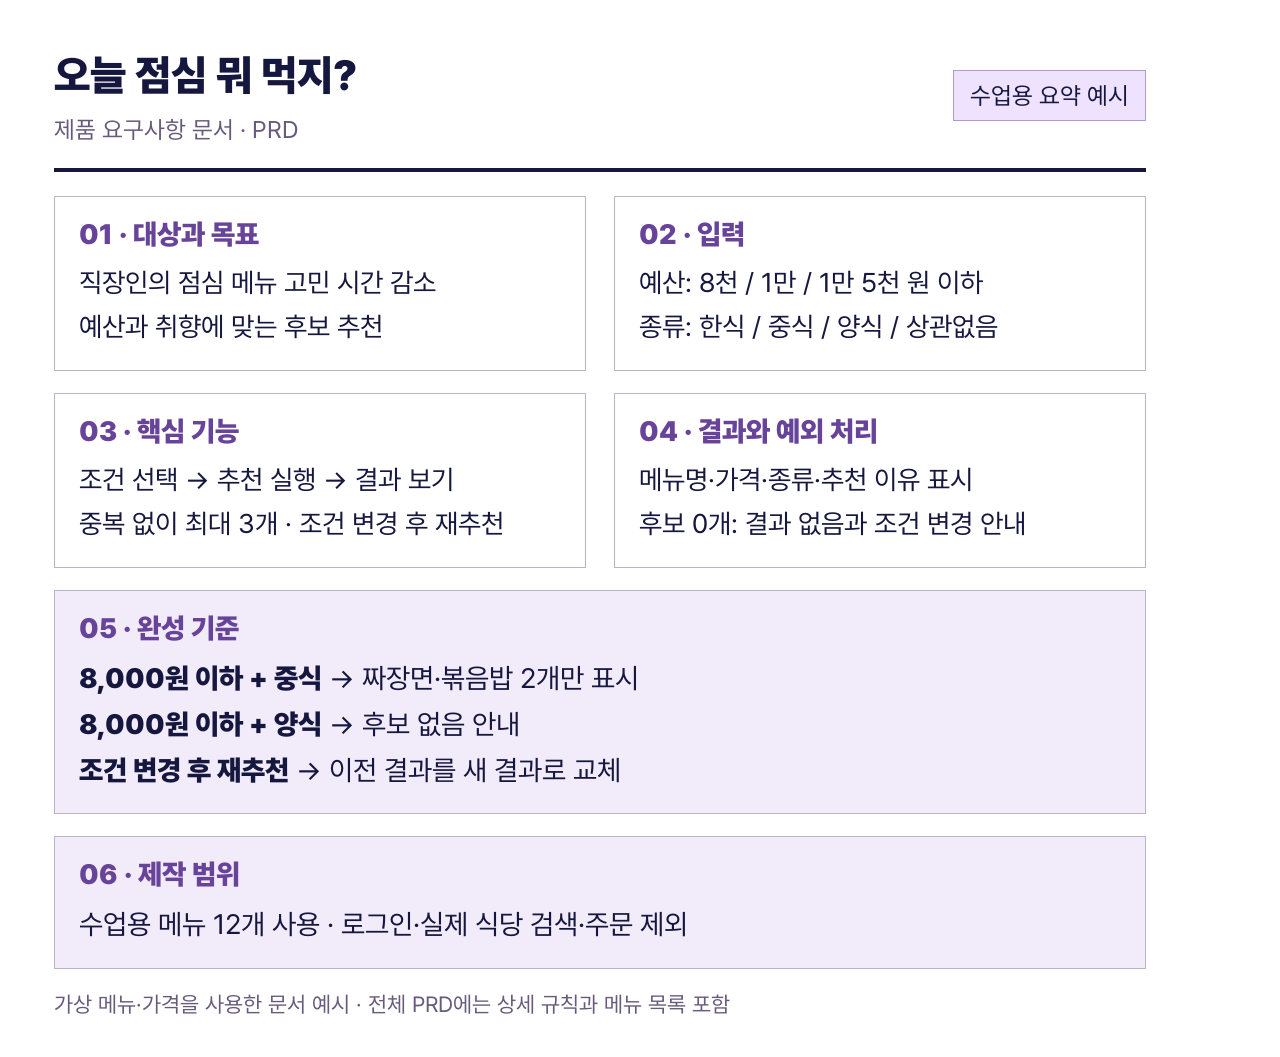
<file: assets/week3-prd-preview.html>
<!doctype html><html lang="ko"><head><meta charset="utf-8"><meta name="viewport" content="width=device-width,initial-scale=1"><title>점심 메뉴 추천 PRD 요약 예시</title><style>
@font-face{font-family:Pretendard;src:url('./Pretendard-Regular.otf')}@font-face{font-family:'Pretendard Black';src:url('./Pretendard-Black.otf');font-weight:900}
*{box-sizing:border-box}body{margin:0;background:#fff;color:#15173f;font-family:Pretendard;font-synthesis:none}main{width:1200px;padding:48px 54px 40px}h1,h2,strong,b{font-family:'Pretendard Black';font-weight:900}p,h1,h2{margin:0}header{display:flex;align-items:center;justify-content:space-between;border-bottom:4px solid #15173f;padding-bottom:24px;margin-bottom:24px}h1{font-size:42px;line-height:1.3}.label{font-size:24px;padding:10px 16px;background:#eee2ff;border:1px solid #b49aca}.sub{font-size:24px;color:#685a7b;margin-top:12px}.grid{display:grid;grid-template-columns:1fr 1fr;gap:22px 28px}section{border:1px solid #bdb3c9;padding:20px 24px}h2{font-size:28px;margin-bottom:10px;color:#68439a}section p{font-size:27px;line-height:1.65;word-break:keep-all}.wide{grid-column:1/-1;background:#f1ebfa}.wide p{font-size:28px}footer{margin-top:22px;font-size:22px;color:#685a7b}
</style></head><body><main><header><div><h1>오늘 점심 뭐 먹지?</h1><p class="sub">제품 요구사항 문서 · PRD</p></div><span class="label">수업용 요약 예시</span></header><div class="grid"><section><h2>01 · 대상과 목표</h2><p>직장인의 점심 메뉴 고민 시간 감소<br>예산과 취향에 맞는 후보 추천</p></section><section><h2>02 · 입력</h2><p>예산: 8천 / 1만 / 1만 5천 원 이하<br>종류: 한식 / 중식 / 양식 / 상관없음</p></section><section><h2>03 · 핵심 기능</h2><p>조건 선택 → 추천 실행 → 결과 보기<br>중복 없이 최대 3개 · 조건 변경 후 재추천</p></section><section><h2>04 · 결과와 예외 처리</h2><p>메뉴명·가격·종류·추천 이유 표시<br>후보 0개: 결과 없음과 조건 변경 안내</p></section><section class="wide"><h2>05 · 완성 기준</h2><p><strong>8,000원 이하 + 중식</strong> → 짜장면·볶음밥 2개만 표시<br><strong>8,000원 이하 + 양식</strong> → 후보 없음 안내<br><strong>조건 변경 후 재추천</strong> → 이전 결과를 새 결과로 교체</p></section><section class="wide"><h2>06 · 제작 범위</h2><p>수업용 메뉴 12개 사용 · 로그인·실제 식당 검색·주문 제외</p></section></div><footer>가상 메뉴·가격을 사용한 문서 예시 · 전체 PRD에는 상세 규칙과 메뉴 목록 포함</footer></main></body></html>
</file>
<file: assets/week3-revision.css>
/* Revised lesson: definitions, concrete examples, and four explicit work stages. */
.revised h2{font-size:3.15cqw;line-height:1.22}
.revised.opening h2{font-size:4.8cqw;line-height:1.12}
.revised .content{gap:1.3cqw}
.revised .grow{flex:1;min-height:0}
.revised .panel{display:flex;flex-direction:column;justify-content:center;gap:.8cqw;padding:1.65cqw}
.revised .panel h3{margin:0;font-size:2cqw}
.revised .panel p{font-size:1.7cqw;line-height:1.65}
.revised .panel .small{font-size:1.1cqw;line-height:1.5}
.revised .panel p+p{margin:0}
.revised .panel .card-key{font-family:'Pretendard Black';font-size:1.9cqw;line-height:1.4}
.revised .big-number{display:block;font-size:4.7cqw;line-height:1;margin:0}
.revised .threecol.grow .panel{justify-content:space-evenly}
.revised .content>.reviewtable{flex:1;min-height:0}
.revised .reviewtable{font-size:1.7cqw;line-height:1.45}
.revised .reviewtable th{padding:.85cqw 1.2cqw}
.revised .reviewtable td{padding:.9cqw 1.2cqw}
.revised .reviewtable td:first-child{width:25%}
.revised .reviewtable td,.revised .reviewtable th{vertical-align:middle}
.revised .ribbon{font-size:1.45cqw;line-height:1.5;padding:.8cqw 1.1cqw;flex:none;margin-top:0}
.revised .actions{flex:none;gap:.8cqw}
.revised .btn{font-size:1.25cqw;padding:.65cqw 1.05cqw}
.revised .definition{font-size:1.9cqw;line-height:1.6;margin:0}
.revised .definition strong{font-size:2.25cqw}
.revised .flow .node{padding:1.5cqw 1cqw;gap:1.05cqw;justify-content:center}
.revised .flow .node p{font-size:1.55cqw;line-height:1.65}
.revised .flow .node h3{font-size:1.95cqw;margin:0}
.revised .flow .big-number{font-size:4cqw}
.revised .example-line{background:#eee2ff;border:1px solid #ab91c7;display:flex;align-items:center;gap:1.2cqw;padding:1cqw 1.3cqw;font-size:1.5cqw;line-height:1.5;flex:none}
.revised .example-line b{flex:none}
.revised .accent{background:#ffe2c8;color:#8c3600;padding:.5cqw .7cqw}
.revised .route{display:flex;flex-direction:column;gap:.65cqw;line-height:1.45;font-size:1.65cqw}
.revised .route span:nth-child(even){color:#685b78;font-size:1.3cqw}
.opening .content>.flow{flex:1;margin:0}
.opening .twocol{min-height:10cqw}
.planning-cards{flex:1;min-height:0}
.planning-cards .panel{justify-content:space-evenly}
.planning-cards .panel h3{order:0}.planning-cards .big-number{order:-1}
.prd-layout{display:grid;grid-template-columns:.85fr 1.35fr;gap:2.2cqw;flex:1;min-height:0}
.prd-explanation{display:flex;flex-direction:column;gap:1.1cqw;justify-content:space-between;min-height:0}
.definition-list{display:grid;gap:.65cqw;margin:0}
.definition-list div{border-bottom:1px solid #c8bbd5;padding:.45cqw 0;display:flex;gap:1cqw;font-size:1.6cqw}
.definition-list dt{font-family:'Pretendard Black';min-width:6.7cqw}.definition-list dd{margin:0}
.prd-explanation .btn{align-self:flex-start}
.prd-figure{display:flex;flex-direction:column;gap:.5cqw;min-height:0}
.prd-image-button{flex:1;min-height:0;width:100%;border:2px solid var(--ink);padding:0;background:#fff;overflow:hidden;cursor:zoom-in}
.prd-image-button img{display:block;width:100%;height:100%;object-fit:contain}
.prd-figure figcaption{font-size:1.1cqw;line-height:1.4;color:#5c5373}
#prdImageModal{width:min(1100px,94vw);max-height:90dvh}
#prdImageModal>img{display:block;width:100%;height:auto;margin-top:18px}
.lesson-step{display:flex;align-items:center;gap:1cqw;border-bottom:2px solid #b29bcf;padding-bottom:.8cqw;font-size:2.2cqw}
.lesson-step b{background:var(--ink);color:white;padding:.35cqw .9cqw}
.lesson-step small{font-size:1.35cqw;margin-left:auto}
.revised .splitprompt{gap:1.8cqw;grid-template-columns:1fr 1.45fr}
.revised .splitprompt>div:first-child>.panel{flex:1}
.revised .splitprompt>.prompt{display:flex;gap:0}
.revised .prompt pre{font-size:1.5cqw;line-height:1.7;max-height:27cqw}
.revised .prompt[data-prompt-card=needs] pre,.revised .prompt[data-prompt-card=prdRequest] pre{display:flex;align-items:center;white-space:pre-wrap;font-size:2.5cqw;padding:2cqw}
.revised .mock-field{background:#fff;border:1.5px solid #9c8daa;padding:.75cqw;display:flex;flex-direction:column;gap:.4cqw;font-size:1.45cqw}
.revised .mock-field b{font-size:1.6cqw}
.revised .mock-action{background:var(--yellow);border:2px solid var(--ink);padding:1cqw .75cqw;text-align:center;font:900 1.55cqw/1.4 'Pretendard Black'}
.revised .mock-result{background:white;border:1px solid #a896b9;padding:1cqw;display:flex;flex-direction:column;gap:.65cqw;font-size:1.35cqw}
.revised .mock-result strong{font-size:2.6cqw}
.revised .phone-sketch{width:11cqw;margin:auto;border:3px solid var(--ink);border-radius:1cqw;display:grid;gap:.5cqw;padding:1.2cqw .8cqw;background:white;font-size:1.1cqw;text-align:center}
.revised .phone-sketch span{padding:.5cqw;background:#eee2ff}.revised .phone-sketch b{background:var(--yellow);padding:.6cqw}
.handoff{display:grid;grid-template-columns:1fr 2cqw 1.15fr;gap:1.5cqw}
.handoff>div:first-child{display:grid;gap:1.2cqw}.handoff>.panel{gap:2cqw}
.revised .compact-list{padding-left:1.3em;margin:0;font-size:1.65cqw;line-height:1.8}
.four-deliverables{display:grid;grid-template-columns:1fr 1fr;gap:1.5cqw}
.result-table .reviewtable td:first-child{width:18%}
.result-table .reviewtable th:nth-child(2){width:39%}
@media screen and (max-width:760px){
 .revised h2,.revised.opening h2{font-size:29px}.revised .content{gap:18px}.revised .grow{flex:none;min-height:auto}
 .revised .panel{gap:14px;padding:20px}.revised .panel h3{font-size:21px}.revised .panel p{font-size:17px}.revised .panel p.card-key{font-size:19px}.revised .panel .small{font-size:13px}
 .revised .big-number,.revised .flow .big-number{font-size:44px}.revised .ribbon{font-size:15px;padding:14px}.revised .actions{gap:10px}.revised .btn{font-size:14px;padding:10px 12px}
 .revised .definition{font-size:18px}.revised .definition strong{font-size:22px}.revised .flow .node{padding:20px;gap:14px}.revised .flow .node p{font-size:17px}.revised .flow .node h3{font-size:21px}
 .revised .example-line{display:flex;flex-direction:column;align-items:flex-start;gap:8px;font-size:16px;padding:16px}.revised .accent{padding:8px}
 .revised .route{gap:10px;font-size:17px}.revised .route span:nth-child(even){font-size:14px}.planning-cards{flex:none}.opening .twocol{min-height:0}
 .revised .reviewtable{font-size:16px;table-layout:auto}.revised .reviewtable th,.revised .reviewtable td{padding:12px 9px}.revised .reviewtable td:first-child{width:31%}
 .prd-layout{display:flex;flex-direction:column;gap:22px;min-height:auto;flex:none}.prd-explanation{gap:18px}.definition-list{gap:10px}.definition-list div{gap:12px;font-size:17px;padding:8px 0}.definition-list dt{min-width:82px}
 .prd-figure{gap:8px}.prd-image-button{flex:none;min-height:0}.prd-image-button img{height:auto}.prd-figure figcaption{font-size:13px}
 .lesson-step{flex-wrap:wrap;gap:12px;font-size:23px;padding-bottom:14px}.lesson-step b{padding:6px 12px}.lesson-step small{font-size:14px;margin:0;width:100%}
 .revised .splitprompt{grid-template-columns:1fr;gap:18px}.revised .splitprompt>div:first-child>.panel{flex:none}.revised .prompt pre{font-size:16px;padding:18px;max-height:420px}
 .revised .prompt[data-prompt-card=needs] pre,.revised .prompt[data-prompt-card=prdRequest] pre{font-size:22px;min-height:160px;padding:22px}
 .revised .mock-field{padding:12px;gap:6px;font-size:16px}.revised .mock-field b{font-size:18px}.revised .mock-action{padding:15px;font-size:18px}.revised .mock-result{padding:16px;gap:10px;font-size:15px}.revised .mock-result strong{font-size:27px}
 .revised .phone-sketch{width:160px;border-radius:14px;gap:8px;padding:18px 12px;font-size:15px}.revised .phone-sketch span,.revised .phone-sketch b{padding:8px}
 .handoff{display:flex;flex-direction:column;gap:18px}.handoff>div:first-child{gap:18px}.handoff>.panel{gap:20px}.revised .compact-list{font-size:17px}.four-deliverables{grid-template-columns:1fr;gap:18px}
 .result-table .reviewtable{font-size:14px}.result-table .reviewtable th,.result-table .reviewtable td{padding:10px 6px}
}
@media print{.revised h2{font-size:3.15cqw!important}.revised.opening h2{font-size:4.8cqw!important}.revised .prompt pre{max-height:27cqw!important}.prd-image-button{border:1px solid var(--ink)}.prd-figure figcaption{color:var(--ink)}}
</file>
<file: assets/week3-prd-single.css>
/* One PRD writing slide, matching the supplied question/answer layout. */
.prd-single h2{font-size:3.25cqw;line-height:1.18}
.prd-single .content{gap:1.4cqw}
.prd-request{display:flex;align-items:center;gap:.65cqw;border-bottom:.25cqw solid #b89ada;padding-bottom:.85cqw;flex:none}
.prd-step-badge{flex:none;display:inline-block;background:#15173f;color:white;padding:.5cqw .7cqw;font:900 1.85cqw/1.2 'Pretendard Black';white-space:nowrap}
.prd-request p{font-size:1.85cqw;line-height:1.4!important;flex:1;min-width:0}
.prd-request small{font-size:1.15cqw;line-height:1.4;white-space:nowrap;margin-left:.5cqw}
.prd-workspace{display:grid;grid-template-columns:1.04fr 1fr;gap:2.3cqw;flex:1;min-height:0}
.prd-questions{background:white;color:#202124;display:flex;flex-direction:column;min-height:0;padding:.8cqw .9cqw}
.prd-questions h3{font-size:2.35cqw;line-height:1.25;letter-spacing:-.045em;margin:0 0 1.4cqw}
.prd-question-table{border-collapse:collapse;width:100%;flex:1;font-size:1.55cqw;line-height:1.4;text-align:left}
.prd-question-table th,.prd-question-table td{padding:.75cqw .1cqw;border-bottom:1px solid #ececef;vertical-align:middle;word-break:keep-all;overflow-wrap:break-word}
.prd-question-table thead th{font:900 1.55cqw/1.4 'Pretendard Black'}
.prd-question-table tbody th{font-family:Pretendard;font-weight:400;width:36%;padding-right:.8cqw}
.prd-question-table tr:last-child th,.prd-question-table tr:last-child td{border-bottom:0}
.prd-answers{display:flex;flex-direction:column;align-items:flex-start;min-width:0;min-height:0}
.prd-step-badge.second{background:#176080;border:2px solid #102c3b;font-family:Pretendard;font-weight:400;font-size:1.5cqw;padding:.7cqw .85cqw}
.prd-answers ol{margin:1.1cqw 0 0;padding-left:3.1cqw;display:flex;flex-direction:column;justify-content:space-around;gap:.6cqw;flex:1;width:100%;font-size:2.05cqw;line-height:1.55;color:#101010}
.prd-answers li{padding-left:.15cqw;word-break:keep-all;overflow-wrap:break-word}
.prd-single[data-step="0"] .prd-answers{visibility:hidden;opacity:0}
body.overview .prd-single .prd-answers{visibility:visible;opacity:1}
.prd-document-request{display:none;flex:none;align-items:center;gap:1.2cqw;padding:1cqw 1.2cqw;background:#eee2ff;border:2px solid #15173f;box-shadow:3px 3px 0 #15173f}
.prd-document-request.is-visible{display:flex}
.prd-step-badge.third{background:#7950b5}
.prd-document-request p{font-size:2.15cqw;line-height:1.4!important}
@media screen and (max-width:760px){
 .prd-single h2{font-size:29px}.prd-single .content{gap:20px}.prd-request{flex-wrap:wrap;gap:10px;border-bottom-width:3px;padding-bottom:14px}
 .prd-step-badge{font-size:21px;padding:7px 10px}.prd-request p{font-size:18px;flex:1 1 200px}.prd-request small{font-size:12px;margin:0;white-space:normal;width:100%}
 .prd-workspace{grid-template-columns:1fr;gap:24px;flex:none}.prd-questions{padding:14px 10px}.prd-questions h3{font-size:23px;line-height:1.35;margin:0 0 18px;letter-spacing:-.03em}
 .prd-question-table{font-size:15px;line-height:1.5}.prd-question-table th,.prd-question-table td{padding:12px 3px}.prd-question-table thead th{font-size:15px}.prd-question-table tbody th{width:38%;padding-right:8px}
 .prd-step-badge.second{font-size:18px;padding:9px 12px}.prd-answers ol{margin:16px 0 0;padding-left:30px;gap:18px;font-size:19px;line-height:1.6}.prd-answers li{padding-left:2px}
 .prd-single[data-step="0"] .prd-answers{display:none}
 body.overview .prd-single .prd-answers{display:flex}
 .prd-document-request{gap:12px;padding:16px;align-items:flex-start;flex-wrap:wrap}
 .prd-document-request p{font-size:22px}
}
@media print{
 .prd-single h2{font-size:3.25cqw!important}
 .prd-single .prd-answers{display:flex!important;visibility:visible!important;opacity:1!important;transform:none!important}
 .prd-document-request{display:flex!important;visibility:visible!important;opacity:1!important;transform:none!important}
}
</file>
<file: assets/week3-opening.css>
/* Slides 1–3 follow the presenter's edited 16:9 reference layouts. */
@media (min-width:761px), print {
 .reference-layout>.slidehead{position:absolute;left:3.5%;right:3.5%;top:5.65%}
 .reference-layout>h2{position:absolute;left:3.5%;right:3.5%;top:10.5%;margin:0}
 .reference-layout .content{position:static}
 #slide-1 .lead{position:absolute;left:3.5%;right:3.5%;top:22.4%}
 #slide-1 .content>.flow{position:absolute;left:3.5%;right:3.5%;top:37.8%;height:29.5%;margin:0}
 #slide-1 .content>.twocol{position:absolute;left:3.5%;right:3.5%;top:77.8%;height:16.7%;min-height:0}
 #slide-2 .planning-cards{position:absolute;left:3.5%;right:3.5%;top:26%;height:53.5%}
 #slide-2 .planning-cards .panel{position:relative;display:block}
 #slide-2 .planning-cards .panel>*{position:absolute;left:1.65cqw;right:1.65cqw;margin:0}
 #slide-2 .planning-cards .big-number{top:5.2%}
 #slide-2 .planning-cards h3{top:33.4%}
 #slide-2 .planning-cards .card-key{top:55.8%}
 #slide-2 .planning-cards p:last-child{top:78.4%}
 #slide-2 .ribbon{position:absolute;left:3.5%;right:3.5%;top:88.2%;margin:0}
 #slide-3 .definition{position:absolute;left:3.5%;right:3.5%;top:20.4%}
 #slide-3 .flow{position:absolute;left:3.5%;right:3.5%;top:34.5%;height:35%;margin:0}
 body.overview .reference-layout{min-height:0;aspect-ratio:16/9}
}

/* Slide 4: a long return to planning versus a short, focused improvement loop. */
.planning-motion .content{justify-content:space-between;gap:1.4cqw}
.planning-motion .motion-comparison{display:grid;gap:1.4cqw;margin:auto 0;width:100%}
.planning-motion .motion-lane{display:grid;grid-template-columns:17% 1fr;gap:1.5cqw;padding:1.25cqw 1.5cqw;border:2px solid var(--ink);box-shadow:3px 3px 0 var(--ink);background:#fffef7}
.planning-motion .motion-lane--clear{background:#dbf6f8}
.planning-motion .motion-label{padding-top:.7cqw}
.planning-motion .motion-label h3{font-size:1.8cqw;line-height:1.4;margin:0 0 .7cqw}
.planning-motion .motion-label p{font-size:1.25cqw;line-height:1.6}
.planning-motion .motion-track{position:relative;min-width:0;height:12.5cqw}
.planning-motion .motion-nodes{position:relative;z-index:1;display:flex;justify-content:space-between;gap:0}
.planning-motion .motion-node{width:25%;height:6.25cqw;display:flex;flex-direction:column;align-items:center;justify-content:center;gap:.6cqw;background:#fff;border:2px solid var(--ink);text-align:center;padding:.4cqw;box-shadow:2px 2px 0 var(--ink)}
.planning-motion .motion-node strong{font-size:1.65cqw;line-height:1.3}
.planning-motion .motion-node span{font-size:1.2cqw;line-height:1.4}
.planning-motion .motion-node--mismatch{background:#ffe2c8;border-color:#9b420d;color:#813300}
.planning-motion .motion-lane--clear .motion-node{width:22%}
.planning-motion .motion-lane--clear .motion-node strong{font-size:1.45cqw}
.planning-motion .motion-node--improve{background:#fff09a}
.planning-motion .motion-lines{position:absolute;inset:0;width:100%;height:100%;overflow:visible;pointer-events:none;color:#9b420d}
.planning-motion .motion-lane--clear .motion-lines{color:#16677c}
.planning-motion .motion-stroke{fill:none;stroke:currentColor;stroke-width:3;stroke-linecap:round;stroke-linejoin:round;stroke-dasharray:1;stroke-dashoffset:0}
.planning-motion .motion-spark{fill:none;stroke:var(--yellow);stroke-width:7;stroke-linecap:round;stroke-dasharray:.04 .96;opacity:0}
.planning-motion .motion-return{position:absolute;left:0;right:0;bottom:0;text-align:center;font:900 1.4cqw/1.4 'Pretendard Black';color:#813300}
.planning-motion .motion-lane--clear .motion-return{left:46%;font-size:1.2cqw;color:#16677c}
.planning-motion .motion-return .mobile-turn{display:none}
.planning-motion .motion-caption{display:none}
.planning-motion[data-step="0"] .motion-caption[data-caption="0"],
.planning-motion[data-step="1"] .motion-caption[data-caption="1"],
.planning-motion[data-step="2"] .motion-caption[data-caption="2"],
.planning-motion[data-step="3"] .motion-caption[data-caption="3"]{display:block}
.planning-motion[data-step="2"] .motion-node--start,
.planning-motion[data-step="3"] .motion-node--start{border-color:#9b420d;background:#ffe2c8}
.planning-motion.active .is-visible .motion-stroke{animation:week3-route-draw .85s ease-out both}
.planning-motion.active .is-visible .motion-spark{animation:week3-route-travel 1.35s ease-in-out both}
.planning-motion.active .is-visible .motion-stroke--second{animation-delay:.3s}
.planning-motion.active .is-visible .motion-stroke--third{animation-delay:.6s}
.planning-motion.active .is-visible .motion-stroke--improve{animation-delay:1s}
.planning-motion .reveal{transform:none}
@keyframes week3-route-draw{from{stroke-dashoffset:1}to{stroke-dashoffset:0}}
@keyframes week3-route-travel{0%{stroke-dashoffset:1;opacity:0}10%,85%{opacity:1}100%{stroke-dashoffset:0;opacity:0}}
/* Overview and print show the complete explanation without playing motion. */
.planning-motion[data-motion-complete="true"] .motion-caption[data-caption]{display:none}
.planning-motion[data-motion-complete="true"] .motion-caption[data-caption="3"]{display:block}
.planning-motion[data-motion-complete="true"] .motion-stroke{animation:none;stroke-dashoffset:0}
.planning-motion[data-motion-complete="true"] .motion-spark{animation:none;opacity:0}
.planning-motion[data-motion-complete="true"] .motion-node--start{border-color:#9b420d;background:#ffe2c8}
@media (prefers-reduced-motion:reduce){
 .planning-motion .reveal{transition:none}
 .planning-motion.active .is-visible .motion-stroke,.planning-motion.active .is-visible .motion-spark{animation:none}
}
@media screen and (max-width:760px){
 .reference-layout .flow>.arrow{align-self:center;flex:none}
 .planning-motion .content{gap:20px}
 .planning-motion .motion-comparison{gap:20px;margin:0}
 .planning-motion .motion-lane{display:block;padding:18px}
 .planning-motion .motion-label{padding:0;margin-bottom:20px}
 .planning-motion .motion-label h3{font-size:21px;margin-bottom:6px}
 .planning-motion .motion-label p{font-size:15px}
 .planning-motion .motion-track{height:auto}
 .planning-motion .motion-nodes{flex-direction:column;gap:28px}
 .planning-motion .motion-node,.planning-motion .motion-lane--clear .motion-node{position:relative;width:100%;height:auto;min-height:90px;padding:14px;gap:8px}
 .planning-motion .motion-node strong,.planning-motion .motion-lane--clear .motion-node strong{font-size:19px}
 .planning-motion .motion-node span{font-size:15px}
 .planning-motion .motion-node+.motion-node:before{content:'↓';position:absolute;top:-29px;font:900 22px/1 'Pretendard Black';color:#7950b5}
 .planning-motion .motion-lines{display:none}
 .planning-motion .motion-return,.planning-motion .motion-lane--clear .motion-return{position:static;margin-top:20px;font-size:16px;line-height:1.5}
 .planning-motion .motion-return .mobile-turn{display:inline}
}
@media print{
 .planning-motion .motion-caption{display:none!important}
 .planning-motion .motion-caption[data-caption="3"]{display:block!important}
 .planning-motion .motion-stroke{animation:none!important;stroke-dashoffset:0!important}
 .planning-motion .motion-spark{display:none}
}
</file>
<file: assets/week3-stitch.css>
/* Reference slide 7 and the animated Stitch explanation on slide 8. */
@media (min-width:761px), print {
 .stitch-overview>.slidehead,.stitch-motion>.slidehead{position:absolute;left:3.5%;right:3.5%;top:5.65%}
 .stitch-overview>h2,.stitch-motion>h2{position:absolute;left:3.5%;right:3.5%;top:10.5%;margin:0}
 .stitch-overview .content,.stitch-motion .content{position:static}
 .stitch-overview .definition,.stitch-motion .definition{position:absolute;left:3.5%;right:3.5%;top:20.4%}
 .stitch-motion .definition{right:19%}
 .stitch-overview .flow{position:absolute;left:3.5%;right:3.5%;top:39.8%;height:35%;margin:0}
 .stitch-motion .stitch-tool-link{position:absolute;right:2.4%;top:18%;margin:0}
 .stitch-motion .stitch-stage{position:absolute;left:3.5%;right:1.6%;top:29.5%;bottom:6.8%}
 .stitch-motion .stitch-pipeline>.stitch-column:first-child,.stitch-motion .stitch-pipeline>.stitch-column:last-child{align-self:stretch}
 .stitch-motion .stitch-paper,.stitch-motion .stitch-preview{flex:1;height:auto}
 .stitch-motion .stitch-engine{padding-top:3.3cqw}
 body.overview .stitch-overview,body.overview .stitch-motion{min-height:0;aspect-ratio:16/9}
}
.stitch-stage{display:flex;flex-direction:column;justify-content:space-between;gap:1.5cqw;padding:2.1cqw;background:#176080;border:2px solid #102c3b;color:#fff}
.stitch-pipeline{display:grid;grid-template-columns:1fr 3cqw .65fr 3cqw 1.25fr;gap:1cqw;align-items:center;flex:1;min-height:0}
.stitch-motion .stitch-column{min-width:0;display:flex;flex-direction:column;gap:1.1cqw}
.stitch-motion .stitch-column h3{font-size:1.65cqw;line-height:1.35;margin:0;color:white}
.stitch-paper{min-height:20cqw;background:#fffef7;color:var(--ink);border:2px solid var(--ink);box-shadow:4px 4px 0 #102c3b;padding:1.15cqw;display:flex;flex-direction:column;gap:.8cqw}
.stitch-paper .stitch-doc-tag{align-self:flex-start;background:#e6d8ff;color:#5c328d;font:900 1.2cqw/1.4 'Pretendard Black';padding:.3cqw .6cqw}
.stitch-paper strong{font-size:1.7cqw;line-height:1.35}
.stitch-paper ul{padding-left:1.1em;font-size:1.2cqw;line-height:1.9}
.stitch-paper .stitch-reference{margin-top:auto;background:#e6d8ff;padding:.8cqw;border-left:4px solid #8952d0;font-size:1.15cqw;line-height:1.6}
.stitch-engine{align-items:center;text-align:center}
.stitch-engine-mark{position:relative;width:100%;display:flex;flex-direction:column;align-items:center;justify-content:center;gap:.8cqw;color:#fff}
.stitch-engine-mark strong{font-size:2.2cqw}
.stitch-engine-logo{width:5.5cqw;height:5.5cqw;border-radius:22%}
.stitch-engine p{font-size:1.15cqw;line-height:1.6}
.stitch-connector{width:100%;height:2cqw;overflow:visible}
.stitch-connector path{fill:none;stroke:#ffe43e;stroke-width:3;stroke-linecap:round;stroke-linejoin:round}
.stitch-connector .stitch-connector-line{stroke-dasharray:1;stroke-dashoffset:0}
.stitch-preview{height:20cqw;background:#f4f4f7;border:2px solid var(--ink);box-shadow:4px 4px 0 #102c3b;position:relative;color:var(--ink);transition:background .5s,border-color .5s}
.stitch-windowbar{display:flex;align-items:center;gap:.35cqw;height:1.9cqw;padding:0 .65cqw;background:var(--ink);color:#fff;font-size:.85cqw}
.stitch-windowbar i{width:.4cqw;height:.4cqw;border-radius:50%;background:#ffe43e}.stitch-windowbar span{margin-left:auto}
.stitch-preview-empty{position:absolute;inset:1.9cqw 0 0;display:grid;place-items:center;font-size:1.45cqw;color:#68647a}
.stitch-preview-body{position:absolute;top:1.9cqw;bottom:0;left:0;right:0;padding:1cqw;background:#fffef7;transition:background .5s}
.stitch-preview-title{position:absolute;top:7%;left:5%;font:900 1.65cqw/1.3 'Pretendard Black'}
.stitch-preview-fields{position:absolute;top:25%;left:5%;right:5%;display:grid;grid-template-columns:1fr 1fr;gap:.65cqw}
.stitch-preview-fields span{padding:.55cqw .6cqw;background:#fff;border:1px solid #a59ab8;font-size:1.05cqw;line-height:1.4}
.stitch-preview-fields small{display:block;color:#68647a;font-size:.8cqw}
.stitch-preview-button{position:absolute;top:77%;left:5%;right:5%;height:14%;display:grid;place-items:center;background:#e5e3e9;border:1.5px solid var(--ink);font:900 1.2cqw/1.3 'Pretendard Black';transition:top .85s ease,background .6s,box-shadow .6s}
.stitch-preview-result{position:absolute;top:48%;left:5%;right:5%;height:23%;display:flex;align-items:center;gap:.8cqw;padding:.6cqw;background:white;border:1px solid #a59ab8;transition:top .85s ease}
.stitch-menu-picture{flex:none;width:3.1cqw;height:3.1cqw;background:#e6d8ff;display:grid;place-items:center}
.stitch-menu-picture span{width:2.3cqw;height:2.3cqw;border:3px solid white;border-radius:50%;background:#ffe43e;box-shadow:0 0 0 1px #b8a8ca}
.stitch-preview-result strong{display:block;font-size:1.1cqw;line-height:1.3}.stitch-preview-result small{font-size:.8cqw}
.stitch-selection{position:absolute;right:-.7cqw;top:-1.1cqw;z-index:2;display:flex;gap:.4cqw;align-items:center;padding:.5cqw .8cqw;background:#ffe43e;color:var(--ink);border:2px solid var(--ink);box-shadow:2px 2px 0 var(--ink);font:900 1.1cqw/1.3 'Pretendard Black';transform:rotate(3deg)}
.stitch-selection svg{width:1.3cqw;height:1.3cqw;fill:none;stroke:currentColor;stroke-width:3}
.stitch-explanation{border-top:1px solid #ffffff70;padding-top:1.1cqw;min-height:5.4cqw}
.stitch-caption{display:none;gap:1cqw;align-items:center;font-size:1.5cqw;line-height:1.55}
.stitch-caption b{flex:none;padding:.4cqw .7cqw;background:#ffe43e;color:var(--ink);font-size:1.3cqw}
.stitch-motion[data-step="0"] .stitch-caption[data-caption="0"],.stitch-motion[data-step="1"] .stitch-caption[data-caption="1"],.stitch-motion[data-step="2"] .stitch-caption[data-caption="2"],.stitch-motion[data-step="3"] .stitch-caption[data-caption="3"]{display:flex}
.stitch-motion[data-step="2"] .stitch-preview-button,.stitch-motion[data-step="3"] .stitch-preview-button,.stitch-motion[data-motion-complete="true"] .stitch-preview-button{top:49%;background:#ffe43e;box-shadow:2px 2px 0 var(--ink)}
.stitch-motion[data-step="2"] .stitch-preview-result,.stitch-motion[data-step="3"] .stitch-preview-result,.stitch-motion[data-motion-complete="true"] .stitch-preview-result{top:69%}
.stitch-motion[data-step="2"] .stitch-preview-body,.stitch-motion[data-step="3"] .stitch-preview-body,.stitch-motion[data-motion-complete="true"] .stitch-preview-body{background:#dbf6f8}
.stitch-motion.active .stitch-connector.is-visible .stitch-connector-line{animation:stitch-connect .7s ease-out both}
.stitch-motion.active .stitch-connector--output.is-visible .stitch-connector-line{animation-delay:.35s}
@keyframes stitch-connect{from{stroke-dashoffset:1}to{stroke-dashoffset:0}}
.stitch-motion[data-motion-complete="true"] .stitch-caption[data-caption]{display:none}
.stitch-motion[data-motion-complete="true"] .stitch-caption[data-caption="3"]{display:flex}
.stitch-motion[data-motion-complete="true"] .stitch-preview *{transition:none}
.stitch-motion[data-motion-complete="true"] .stitch-connector-line{animation:none!important}
@media (prefers-reduced-motion:reduce){
 .stitch-motion .reveal,.stitch-motion .stitch-preview *,.stitch-motion .stitch-engine-mark{transition:none;transform:none}
 .stitch-motion.active .stitch-connector.is-visible .stitch-connector-line{animation:none}
}
@media screen and (max-width:760px){
 .stitch-overview .flow>.arrow{align-self:center;flex:none}
 .stitch-motion .stitch-tool-link{align-self:flex-start}
 .stitch-stage{padding:20px;gap:24px}
 .stitch-pipeline{display:flex;flex-direction:column;gap:22px}
 .stitch-motion .stitch-column{width:100%;gap:12px}
 .stitch-motion .stitch-column h3{font-size:20px}
 .stitch-paper{min-height:260px;gap:16px;padding:20px}
 .stitch-paper .stitch-doc-tag{font-size:15px;padding:5px 9px}
 .stitch-paper strong{font-size:22px}.stitch-paper ul{font-size:16px}
 .stitch-paper .stitch-reference{padding:12px;font-size:15px}
 .stitch-engine-mark{width:150px;gap:12px}.stitch-engine-mark strong{font-size:27px}
 .stitch-engine-logo{width:64px;height:64px}.stitch-engine p{font-size:16px}
 .stitch-motion .stitch-connector.reveal{width:32px;height:22px;transform:rotate(90deg);flex:none}
 .stitch-preview{height:310px}.stitch-windowbar{height:28px;padding:0 10px;gap:5px;font-size:11px}.stitch-windowbar i{width:5px;height:5px}
 .stitch-preview-empty{inset:28px 0 0;font-size:18px}.stitch-preview-body{top:28px;padding:12px}
 .stitch-preview-title{font-size:20px}.stitch-preview-fields{gap:9px}.stitch-preview-fields span{font-size:14px;padding:7px 8px}.stitch-preview-fields small{font-size:11px}
 .stitch-preview-button{font-size:15px}.stitch-preview-result{gap:10px;padding:8px}.stitch-preview-result strong{font-size:15px}.stitch-preview-result small{font-size:11px}
 .stitch-menu-picture{width:40px;height:40px}.stitch-menu-picture span{width:29px;height:29px}
 .stitch-selection{right:-7px;top:-13px;gap:6px;padding:7px 10px;font-size:14px}.stitch-selection svg{width:17px;height:17px}
 .stitch-explanation{min-height:100px;padding-top:20px}.stitch-caption{flex-direction:column;align-items:flex-start;gap:12px;font-size:17px}.stitch-caption b{font-size:16px;padding:6px 10px}
}
@media print{
 .stitch-motion .stitch-caption{display:none!important}
 .stitch-motion .stitch-caption[data-caption="3"]{display:flex!important}
 .stitch-motion .stitch-tool-link{display:none}
 .stitch-motion .stitch-preview *{transition:none!important}
 .stitch-motion .stitch-connector-line{animation:none!important}
}
</file>
<file: assets/week3-stitch-walkthrough.css>
/* Screenshot-led walkthrough: full source first, then the selected chat area. */
.slide.stitch-walkthrough{padding:2.2cqw 2.3cqw;gap:.7cqw}
.stitch-walkthrough .slidehead{font-size:1cqw}
.stitch-walkthrough h2{font-size:2.6cqw;line-height:1.2}
.stitch-walkthrough .content{gap:.7cqw}
.shot-stage{position:relative;flex:1;min-height:0;border:2px solid var(--ink);background:#1c1e20;overflow:hidden}
.shot-full,.shot-zoom{position:absolute;inset:0;margin:0;min-width:0;min-height:0}
.shot-full svg,.shot-zoom svg{display:block;width:100%;height:100%}
.shot-focus{fill:none;stroke:#ffe43e;stroke-width:4}
.shot-zoom{display:none;background:#1c1e20}
.shot-focus{transition:opacity .25s}
.stitch-walkthrough[data-step="1"] .shot-focus{opacity:0}
.shot-caption{display:flex;align-items:center;justify-content:space-between;gap:1cqw;font-size:1.35cqw;line-height:1.45}
.shot-caption p{font-size:inherit;line-height:inherit}
.shot-hint{flex:none;color:#68439a;font-size:1.1cqw}
.shot-caption-zoom{display:none}
.stitch-walkthrough[data-step="1"] .shot-caption-full{display:none}
.stitch-walkthrough[data-step="1"] .shot-caption-zoom{display:block}
.stitch-walkthrough[data-step="1"] .shot-hint{display:none}
.shot-view-label{display:none}
/* Both views remain available when teaching from the overview or a printout. */
.stitch-walkthrough.has-chat-zoom[data-motion-complete="true"] .shot-stage{display:grid;grid-template-columns:minmax(0,1fr) minmax(0,1.2fr);grid-template-rows:minmax(0,1fr);gap:1cqw;border:0;background:none;overflow:visible}
.stitch-walkthrough[data-motion-complete="true"] .shot-full,.stitch-walkthrough[data-motion-complete="true"] .shot-zoom{display:block;position:relative;opacity:1;visibility:visible;transform:none;background:#1c1e20;border:2px solid var(--ink);padding-top:2.2cqw}
.stitch-walkthrough[data-motion-complete="true"] .shot-focus{opacity:1}
.stitch-walkthrough[data-motion-complete="true"] .shot-view-label{position:absolute;top:0;left:0;right:0;display:block;background:var(--ink);color:#fff;padding:.35cqw .65cqw;font-size:1.05cqw;line-height:1.4}
.stitch-walkthrough[data-motion-complete="true"] .shot-caption-full{display:block}
.stitch-walkthrough[data-motion-complete="true"] .shot-caption-zoom,.stitch-walkthrough[data-motion-complete="true"] .shot-hint{display:none}
@media (prefers-reduced-motion:reduce){.shot-focus{transition:none}}
@media screen and (max-width:760px){
 .slide.stitch-walkthrough{padding:28px 18px 22px;gap:18px}
 .stitch-walkthrough .slidehead{font-size:12px}
 .stitch-walkthrough h2{font-size:27px}
 .stitch-walkthrough .content{gap:14px}
 .shot-stage{flex:none;aspect-ratio:var(--shot-ratio);width:100%}
 .stitch-walkthrough.has-chat-zoom .shot-stage{aspect-ratio:var(--focus-ratio)}
 .shot-caption{flex-direction:column;align-items:flex-start;gap:8px;font-size:16px}
 .shot-hint{font-size:13px}
 .stitch-walkthrough.has-chat-zoom[data-motion-complete="true"] .shot-stage{display:flex;flex-direction:column;aspect-ratio:auto;gap:14px}
 .stitch-walkthrough[data-motion-complete="true"] .shot-full{aspect-ratio:var(--shot-ratio);padding-top:30px}
 .stitch-walkthrough[data-motion-complete="true"] .shot-zoom{aspect-ratio:var(--focus-ratio);padding-top:30px}
 .stitch-walkthrough[data-motion-complete="true"] .shot-view-label{font-size:13px;padding:5px 8px}
}
@media print{
 .stitch-walkthrough .content{min-height:0}
 .stitch-walkthrough .shot-zoom{transition:none}
 .stitch-walkthrough .shot-hint{display:none}
}
</file>
<file: assets/week3-stitch-export.css>
.prototype-launch .shot-focus{opacity:1!important;stroke-width:3;vector-effect:non-scaling-stroke}
.prototype-launch .toolbar-reference{font-family:Pretendard;font-size:32px;fill:#fff}
.export-layout{display:grid;grid-template-columns:1.05fr 1fr;gap:3cqw;flex:1;min-height:0}
.export-shot{margin:0;min-height:0;background:#1c1e20;border:2px solid var(--ink)}
.export-shot svg{display:block;width:100%;height:100%}
.export-steps{list-style:none;padding:0;margin:0;display:flex;flex-direction:column;justify-content:center;gap:2.2cqw}
.export-steps li{display:flex;align-items:flex-start;gap:1.3cqw;padding-bottom:1.5cqw;border-bottom:1px solid #bba7d2}
.export-steps li:last-child{border:0}
.export-steps li>span{font-family:'Pretendard Black';font-size:3.3cqw;line-height:1;color:#7e4eb8}
.export-steps strong{font-family:'Pretendard Black';font-size:2.05cqw;line-height:1.3;display:block;margin-bottom:.6cqw}
.export-steps p{font-size:1.5cqw}
@media screen and (max-width:760px){
 .stitch-walkthrough.prototype-launch .shot-stage{aspect-ratio:var(--shot-ratio)}
 .export-layout{display:flex;flex-direction:column;gap:24px}
 .export-shot{aspect-ratio:var(--shot-ratio)}
 .export-steps{gap:18px}
 .export-steps li{gap:16px;padding-bottom:16px}
 .export-steps li>span{font-size:34px}
 .export-steps strong{font-size:21px;margin-bottom:8px}
 .export-steps p{font-size:16px}
}
</file>
<file: assets/week3-ai-arrival.css>
.export-arrival .arrival-explanations{min-height:6.2cqw;display:flex;flex-direction:column;justify-content:center}
.export-arrival .arrival-explanation{display:none;position:relative;padding-right:1cqw}
.export-arrival[data-step="0"] [data-explanation-step="0"],.export-arrival[data-step="1"] [data-explanation-step="1"],.export-arrival[data-step="2"] [data-explanation-step="2"]{display:block}
.arrival-explanation strong{display:block;font-family:'Pretendard Black';font-size:1.9cqw;line-height:1.35}
.arrival-explanation p{font-size:1.35cqw;margin-top:.3cqw}
.arrival-next{display:block;color:#68439a;font-size:1.05cqw;margin-top:.3cqw}
.export-arrival[data-motion-complete="false"]:not([data-step="0"]) .shot-focus{opacity:0}
.export-arrival[data-motion-complete="true"] .shot-stage{grid-template-columns:minmax(0,1fr) minmax(0,1.3fr);grid-template-rows:minmax(0,.8fr) minmax(0,1fr)}
.export-arrival[data-motion-complete="true"] .shot-full{grid-row:1 / span 2}
.export-arrival[data-motion-complete="true"] .shot-zoom[data-reveal-step="1"]{grid-column:2;grid-row:1}
.export-arrival[data-motion-complete="true"] .shot-zoom[data-reveal-step="2"]{grid-column:2;grid-row:2}
.export-arrival[data-motion-complete="true"] .arrival-explanations{flex-direction:row;gap:2cqw;align-items:flex-start}
.export-arrival[data-motion-complete="true"] .arrival-explanation{display:block;flex:1;opacity:1;visibility:visible;transform:none}
.export-arrival[data-motion-complete="true"] .arrival-explanation[data-explanation-step="0"],.export-arrival[data-motion-complete="true"] .arrival-next{display:none}
.export-arrival[data-motion-complete="true"] .arrival-explanation strong{font-size:1.45cqw}
.export-arrival[data-motion-complete="true"] .arrival-explanation p{font-size:1.15cqw}
@media screen and (max-width:760px){
 .stitch-walkthrough.export-arrival .shot-stage{aspect-ratio:var(--shot-ratio)}
 .export-arrival .arrival-explanations{min-height:140px}
 .arrival-explanation strong{font-size:20px}
 .arrival-explanation p{font-size:16px;margin-top:8px}
 .arrival-next{font-size:13px;margin-top:8px}
 .export-arrival[data-motion-complete="true"] .arrival-explanations{flex-direction:column;gap:20px}
 .export-arrival[data-motion-complete="true"] .arrival-explanation strong{font-size:20px}
 .export-arrival[data-motion-complete="true"] .arrival-explanation p{font-size:16px}
 .export-arrival[data-motion-complete="true"] .shot-zoom[data-reveal-step="2"]{aspect-ratio:420/154}
}
</file>
<file: assets/week3-review-checks.css>
.review-checks .content{gap:1.25cqw;min-height:0}
.review-checks .definition{font-size:1.8cqw;line-height:1.5}
.layout-audit-grid{display:grid;grid-template-columns:1.45fr 1fr;gap:2cqw;flex:1;min-height:0}
.layout-audit-shot{min-width:0;min-height:0;display:flex;flex-direction:column;margin:0;border:2px solid var(--ink);background:#f7f9ff;box-shadow:4px 4px 0 var(--ink)}
.layout-audit-shot figcaption{padding:.6cqw .85cqw;background:var(--ink);color:#fff;font-size:1.15cqw;line-height:1.4}
.layout-audit-shot>div{flex:1;min-height:0}
.layout-audit-shot svg{display:block;width:100%;height:100%}
.layout-button-mark{fill:none;stroke:#ffdc21;stroke-width:4;vector-effect:non-scaling-stroke}
.layout-audit-list{list-style:none;padding:0;margin:0;display:flex;flex-direction:column;justify-content:space-between;gap:1cqw}
.layout-audit-list li{display:flex;gap:1.2cqw;align-items:flex-start;padding:1cqw 0;border-bottom:1px solid #b6a3cb}
.layout-audit-list li:last-child{border-bottom:0}
.layout-audit-list li>span{font-family:'Pretendard Black';font-size:3.2cqw;line-height:1;color:#7e4eb8}
.review-checks .layout-audit-list h3{font-size:1.9cqw;line-height:1.3;margin:0 0 .55cqw}
.review-checks .layout-audit-list p{font-size:1.5cqw;line-height:1.55}
.function-audit-flow{display:grid;grid-template-columns:minmax(0,1fr) auto minmax(0,1fr) auto minmax(0,1fr);gap:1.05cqw;flex:1;min-height:0}
.function-audit-card{border:2px solid var(--ink);box-shadow:4px 5px 0 var(--ink);background:#fffef7;display:flex;flex-direction:column;justify-content:space-evenly;gap:.8cqw;padding:1.8cqw 1.4cqw;min-width:0}
.function-audit-card.blue{background:#dbf6f8}
.audit-number{font-family:'Pretendard Black';font-size:4.2cqw;line-height:1;color:#7e4eb8}
.review-checks .function-audit-card h3{font-size:2.1cqw;line-height:1.3;margin:0}
.review-checks .audit-key{font-family:'Pretendard Black';font-size:1.6cqw;line-height:1.45}
.function-audit-card ul{padding-left:1.15em;margin:0;font-size:1.45cqw;line-height:1.9}
.audit-arrow{align-self:center;font-size:2.7cqw;color:#7e4eb8;font-family:'Pretendard Black'}
@media screen and (max-width:760px){
 .review-checks .content{gap:22px}
 .review-checks .definition{font-size:18px}
 .layout-audit-grid{display:flex;flex-direction:column;gap:24px;flex:none}
 .layout-audit-shot figcaption{font-size:13px;padding:10px 12px}
 .layout-audit-shot>div{flex:none;aspect-ratio:2110/1265}
 .layout-audit-list{gap:16px}
 .layout-audit-list li{gap:18px;padding:12px 0}
 .layout-audit-list li>span{font-size:36px}
 .review-checks .layout-audit-list h3{font-size:21px;margin-bottom:8px}
 .review-checks .layout-audit-list p{font-size:17px}
 .function-audit-flow{display:flex;flex-direction:column;gap:18px;flex:none}
 .function-audit-card{padding:24px;gap:20px}
 .audit-number{font-size:44px}
 .review-checks .function-audit-card h3{font-size:23px}
 .review-checks .audit-key{font-size:18px}
 .function-audit-card ul{font-size:17px}
 .audit-arrow{font-size:30px;transform:rotate(90deg);line-height:1}
}
</file>
<file: assets/week3-practice.css>
@font-face{font-family:Pretendard;src:url('./Pretendard-Regular.otf') format('opentype');font-weight:400;font-display:swap}@font-face{font-family:'Pretendard Black';src:url('./Pretendard-Black.otf') format('opentype');font-weight:900;font-display:swap}
:root{--ink:#222347;--muted:#69687c;--purple:#6541a5;--lavender:#eee6fa;--line:#dedbe6;--yellow:#ffe779;--bg:#f6f5fa}*{box-sizing:border-box}html{scroll-behavior:smooth}body{margin:0;background:var(--bg);color:var(--ink);font:400 18px/1.6 Pretendard;font-synthesis:none}h1,h2,h3,p,figure,dl,dd{margin:0}h1,h2,h3,b,strong,button,.nav-num,.eyebrow,.tag{font-family:'Pretendard Black';font-weight:900}button,input,textarea,select{font:inherit;color:inherit}button{font-family:'Pretendard Black';cursor:pointer}button,a,input,textarea,select,summary{touch-action:manipulation}a{color:var(--purple)}:focus-visible{outline:3px solid #bc3b86;outline-offset:4px}button:disabled{cursor:default;opacity:.5}[hidden]{display:none!important}button,a{text-underline-offset:4px}button,.button{border-radius:9px}textarea,select{border-radius:8px}p,h1,h2,h3,li,dd,td{word-break:keep-all;overflow-wrap:break-word}.skip{position:absolute;left:20px;top:-100px;background:white;padding:12px;z-index:99}.skip:focus{top:12px}
.site-header{background:#202048;color:white;border-bottom:4px solid var(--yellow)}.header-inner{max-width:1360px;margin:auto;padding:20px 32px;display:flex;align-items:center;justify-content:space-between;gap:24px}.brand-line{display:flex;align-items:center;gap:10px;font-size:15px;color:#dedbed}.brand-mark{display:inline-block;width:15px;height:15px;background:var(--yellow)}.site-header h1{font-size:29px;line-height:1.3;margin-top:5px;letter-spacing:-.5px}.student-badge{font-size:13px;color:#202048;background:var(--yellow);border-radius:4px;padding:3px 8px;white-space:nowrap}.header-actions{display:flex;align-items:center;gap:16px;flex-wrap:wrap}.home-link{color:#fff;text-decoration:none;border-bottom:1px solid #a9a0c9;font-size:16px}.button{display:inline-flex;align-items:center;justify-content:center;gap:8px;border:2px solid var(--purple);padding:11px 18px;min-height:48px;font-size:17px;line-height:1.4;text-decoration:none;background:var(--purple);color:#fff}.button:hover{background:#513086;border-color:#513086}.button.secondary{background:#fff;color:var(--purple)}.button.secondary:hover{background:#f5f0fc}.button.yellow{background:var(--yellow);color:var(--ink);border-color:var(--yellow)}.button.yellow:hover{background:#ffed9e}.button.small{padding:8px 13px;font-size:15px;min-height:44px}.actions{display:flex;gap:12px;flex-wrap:wrap;margin-top:18px}.storage-warning{background:#fff1b7;color:#3d2f11;padding:15px 24px;text-align:center;font-size:16px}
.layout{max-width:1360px;margin:0 auto;padding:32px;display:grid;grid-template-columns:248px minmax(0,1fr);gap:34px}.sidebar{align-self:start;position:sticky;top:24px}.sidebar h2{font-size:20px;margin-bottom:6px}.nav-hint{font-size:15px;color:var(--muted);line-height:1.5;margin-bottom:20px}.activity-nav{list-style:none;margin:0;padding:0;display:grid;gap:9px}.activity-link{display:flex;align-items:center;gap:11px;min-height:66px;padding:12px;border:1px solid transparent;border-radius:10px;text-decoration:none;color:var(--ink);font-size:16px;line-height:1.35;background:#eeedf3}.activity-link:hover{border-color:#bca5dc}.activity-link[aria-current=step]{background:var(--purple);color:#fff}.nav-num{display:grid;place-items:center;flex:none;background:#fff;border-radius:7px;width:32px;height:34px;color:var(--purple)}.activity-link[aria-current=step] .nav-num{background:var(--yellow);color:var(--ink)}.nav-title{flex:1;word-break:keep-all}.nav-check{font-size:14px;color:#226342}.activity-link[aria-current=step] .nav-check{color:#fff}.progress-box{margin-top:24px;font-size:14px;color:var(--muted)}.progress-text{display:flex;justify-content:space-between;gap:8px}.progress-track{height:7px;margin-top:8px;background:#e0dce9;border-radius:10px;overflow:hidden}#progress-fill{height:100%;background:var(--purple);width:0;transition:width .15s}.save-note{font-size:14px;color:var(--muted);line-height:1.6;margin-top:20px}
main{min-width:0}.activity{scroll-margin-top:24px}.activity-head{margin:0 0 23px}.eyebrow{font-size:15px;color:var(--purple);display:flex;align-items:center;gap:12px;margin-bottom:8px}.eyebrow span{color:#6b6380;font-family:Pretendard;font-weight:400}.activity-head h2{font-size:34px;line-height:1.3;letter-spacing:-.8px;outline:none}.activity-head>p{font-size:18px;color:#57566c;margin-top:11px}.work-grid{display:grid;grid-template-columns:minmax(0,.95fr) minmax(0,1.15fr);gap:22px;align-items:start}.panel{border:1px solid var(--line);border-radius:14px;padding:24px;background:#fff;min-width:0}.panel h3{font-size:21px;margin-bottom:18px;line-height:1.4}.panel p+p{margin-top:12px}.panel ul,.panel ol{padding-left:24px;margin:12px 0 0}.panel li+li{margin-top:9px}.prompt-panel{background:#fcfaff;border-color:#c8b6e0}.panel-top{display:flex;justify-content:space-between;align-items:center;gap:14px;flex-wrap:wrap;margin-bottom:16px}.panel-top h3{margin:0}.prompt-label{font-size:15px;display:block;color:var(--muted);margin-bottom:10px}.prompt-edit{font:400 17px/1.7 Pretendard;resize:vertical;background:#fff;width:100%;min-height:300px;padding:15px;border:1.5px solid #aaa1ba;border-radius:8px}.prompt-edit.short{min-height:125px}.prompt-edit.long{min-height:400px}.prompt-footer{font-size:14px;color:var(--muted);border-top:1px solid #e3d9ef;margin-top:20px;padding-top:14px}.reset-prompt{margin:0 0 14px}.section-gap,.result-panel{margin-top:22px}.optional{font:400 14px Pretendard;color:var(--muted)}.note-area{width:100%;min-height:120px;font:400 18px/1.6 Pretendard;padding:13px;border:1.5px solid #aaa1ba;background:white;resize:vertical}.small{font-size:14px;color:var(--muted);line-height:1.6;margin-top:12px}.intro-panel{background:#fff9df;border:2px solid #d8ca95;border-radius:12px;padding:24px;margin-bottom:22px}.intro-panel h3{font-size:24px;margin:8px 0 12px}.tag{display:inline-block;font-size:14px;color:#6541a5}.rule{font-size:17px;background:#eee6fa;border-left:4px solid #6541a5;padding:14px 17px;margin-top:18px}.criteria{padding:17px 20px;background:#eff7ef;border-left:5px solid #45815a;margin-top:22px;font-size:17px}.criteria strong{color:#285e3b}.criteria p{margin-top:4px}.flow{display:flex;align-items:center;justify-content:space-between;gap:10px;flex-wrap:wrap;background:#fff;border:1px solid var(--line);border-radius:12px;padding:20px 24px;margin:0 0 22px}.flow b{color:var(--purple);margin-right:6px}.flow span[aria-hidden]{color:#aaa}.answer-list>div{padding:13px 0;border-bottom:1px solid var(--line)}.answer-list>div:first-child{padding-top:0}.answer-list>div:last-child{border-bottom:0}.answer-list dt{font-family:'Pretendard Black';font-size:16px;color:var(--purple);margin-bottom:4px}.answer-list dd{font-size:17px}.details{margin-top:18px;border:1px solid var(--line);border-radius:12px;background:#fff;padding:18px}.details summary{font-family:'Pretendard Black';cursor:pointer;min-height:44px;display:list-item;list-style-position:inside;padding:7px 0}.details[open] summary{margin-bottom:14px}.table-wrap{overflow-x:auto}.guide-table{width:100%;border-collapse:collapse;font-size:16px;line-height:1.6}.guide-table th{font-family:'Pretendard Black';text-align:left;background:#eee6fa}.guide-table td,.guide-table th{padding:14px 12px;border:1px solid #dedbe6;vertical-align:top}.guide-table td:first-child{width:42%}.check-grid{display:grid;grid-template-columns:repeat(3,minmax(0,1fr));gap:16px}.check-grid label{font-size:16px;font-family:'Pretendard Black'}.check-grid select{display:block;width:100%;min-height:48px;padding:10px;margin-top:8px;background:#fff;border:1.5px solid #aaa1ba;font:17px Pretendard}.deliverables{display:grid;grid-template-columns:repeat(2,minmax(0,1fr));gap:16px}.deliverables>div{border-left:4px solid var(--purple);background:#f3eff9;padding:18px}.deliverables b{display:block;color:var(--purple);font-size:28px}.deliverables strong{display:block;margin:2px 0}.deliverables span{font-size:15px;color:var(--muted)}
.activity-bottom{display:flex;align-items:center;justify-content:space-between;gap:20px;flex-wrap:wrap;border-top:1px solid var(--line);margin-top:28px;padding-top:22px}.complete-label{display:flex;align-items:center;gap:10px;font-size:17px;cursor:pointer;min-height:44px}.complete-label input{width:23px;height:23px;accent-color:var(--purple);margin:0}.page-actions{display:flex;gap:10px;flex-wrap:wrap}.page-actions .button{font-size:16px}.site-footer{max-width:1360px;margin:auto;padding:10px 32px 32px;text-align:center;font-size:14px;color:var(--muted)}.toast{position:fixed;bottom:24px;left:50%;transform:translateX(-50%);background:#252247;color:white;border:2px solid #ffe779;border-radius:10px;padding:13px 22px;z-index:20;font-size:17px;max-width:calc(100% - 30px);width:max-content;line-height:1.5}.copy-dialog{width:min(680px,calc(100% - 30px));max-height:90dvh;border:2px solid var(--purple);border-radius:14px;padding:24px;color:var(--ink);background:#fff}.copy-dialog::backdrop{background:#202048a6}.copy-dialog h2{font-size:23px;margin-bottom:12px}.copy-dialog p{font-size:16px;margin-bottom:15px}.copy-dialog textarea{width:100%;min-height:260px;max-height:50dvh;font:18px/1.6 Pretendard;padding:12px;border:1px solid #aaa}.copy-dialog .button{margin-top:16px}
@media(max-width:1100px){.layout{grid-template-columns:215px minmax(0,1fr);gap:24px;padding:26px}.header-inner{padding:19px 26px}.work-grid{grid-template-columns:1fr}.activity-head h2{font-size:31px}.activity-link{font-size:15px}.panel{padding:22px}.header-actions{gap:12px}.check-grid{grid-template-columns:1fr}}
@media(max-width:760px){body{font-size:17px}.header-inner{padding:16px 18px;align-items:flex-start;flex-direction:column;gap:15px}.site-header h1{font-size:26px}.brand-line{font-size:13px}.header-actions{width:100%;gap:14px}.header-actions .button{font-size:15px;min-height:44px;padding:9px 12px}.home-link{font-size:15px}.layout{display:block;padding:24px 18px}.sidebar{position:static;margin-bottom:28px}.sidebar h2{font-size:18px}.nav-hint{margin-bottom:12px}.activity-nav{grid-template-columns:repeat(2,minmax(0,1fr));gap:8px}.activity-link{min-height:66px;padding:9px;gap:8px;font-size:14px}.nav-num{width:27px;height:29px}.nav-check{font-size:12px}.progress-box{margin-top:14px}.save-note{font-size:13px;margin-top:12px}.activity-head{margin-bottom:20px}.activity-head h2{font-size:27px}.activity-head>p{font-size:17px}.eyebrow{font-size:14px}.panel{padding:19px;border-radius:12px}.panel h3{font-size:20px}.work-grid{gap:18px}.prompt-edit{font-size:17px}.panel-top .button{font-size:16px;min-height:46px}.activity-bottom{gap:14px}.page-actions{width:100%;justify-content:space-between}.button{padding:11px 16px}.site-footer{padding:0 18px 25px;font-size:13px}.toast{font-size:15px;bottom:15px}.intro-panel{padding:20px}.intro-panel h3{font-size:22px}.flow{padding:16px;justify-content:flex-start;gap:12px;font-size:15px}.flow span[aria-hidden]{display:none}.flow>span{flex-basis:calc(50% - 12px)}.deliverables{grid-template-columns:1fr}.guide-table td,.guide-table th{padding:11px 9px;font-size:15px}.details{padding:14px}}
@media(prefers-reduced-motion:reduce){html{scroll-behavior:auto}*{transition:none!important}}
</file>
<file: assets/week4-practice.css>
@import url('./week3-practice.css');
.answer-area{min-height:260px}
.answer-help,.prd-help{margin:0 0 14px}
.saved-questions{white-space:pre-wrap;overflow-wrap:anywhere}
@media(max-width:760px){.activity-nav{grid-template-columns:1fr}.activity-link{min-height:52px}.answer-area{min-height:210px}}
</file>
